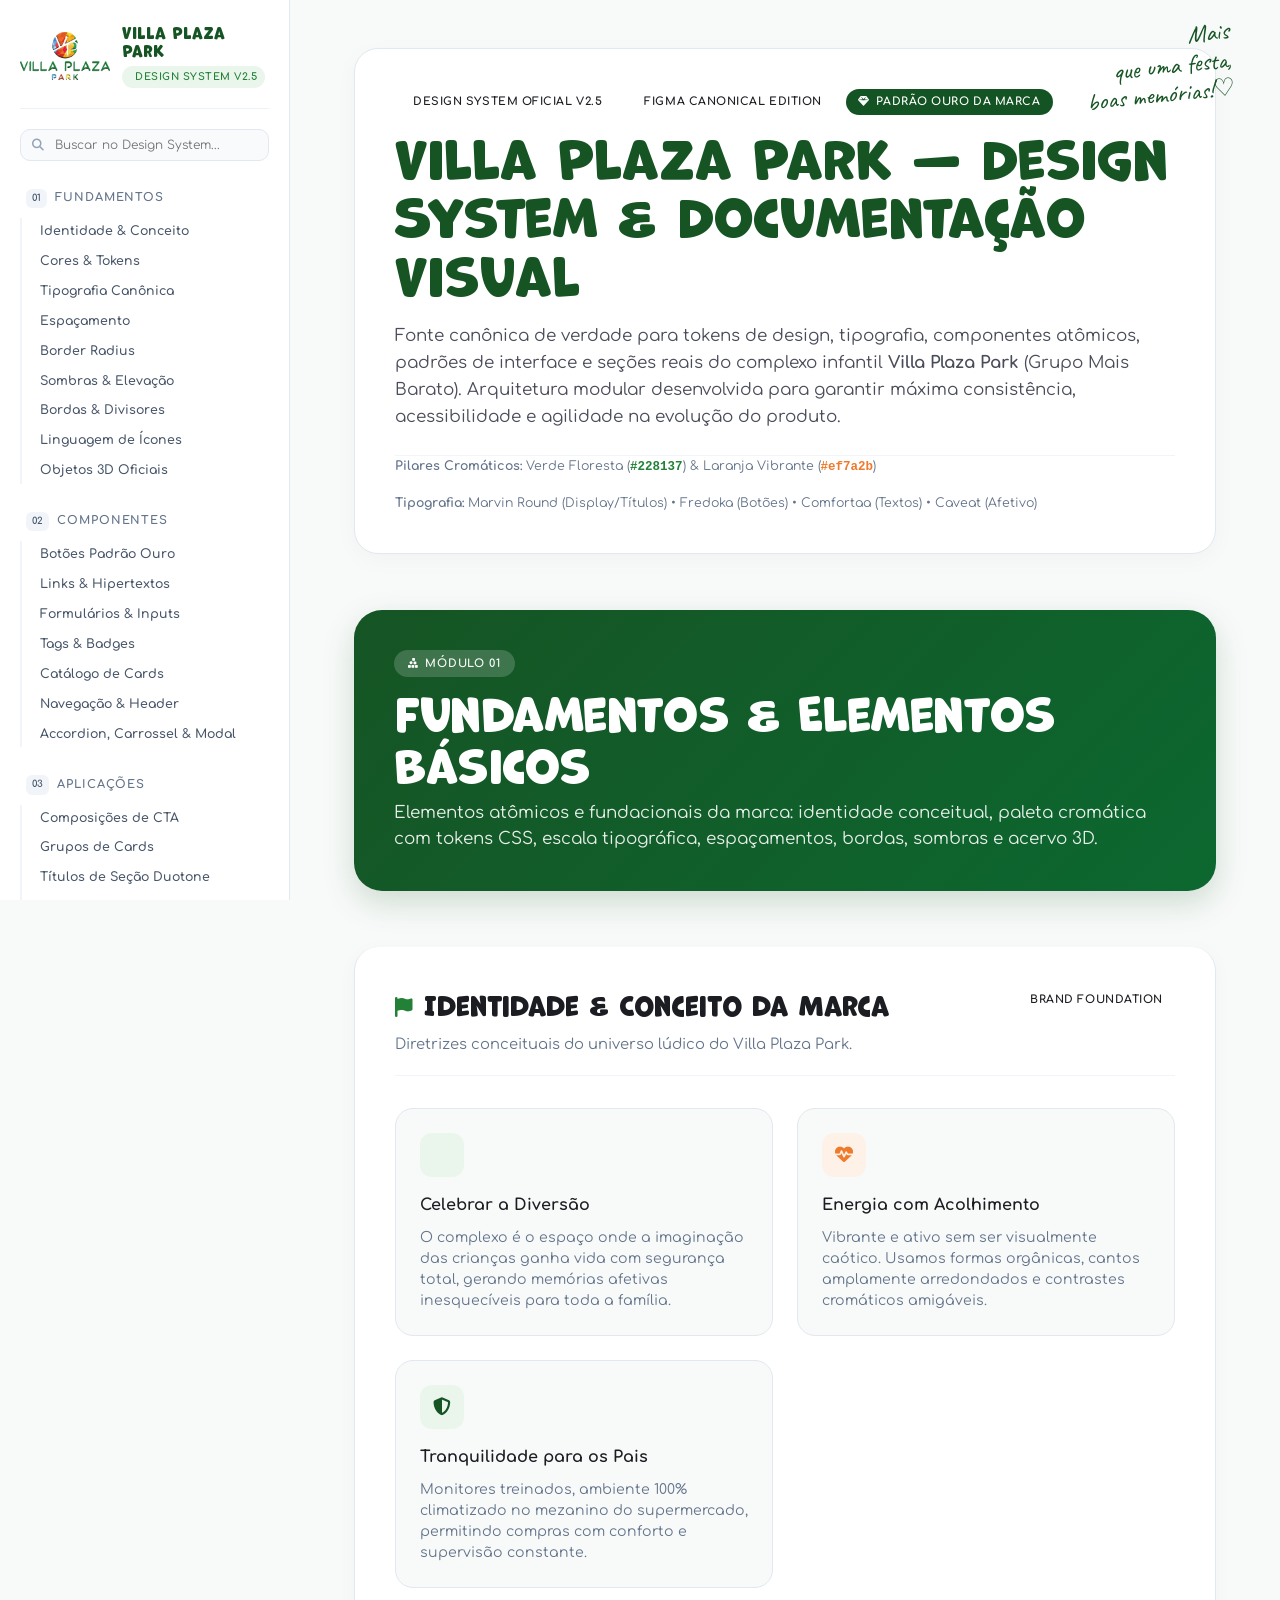
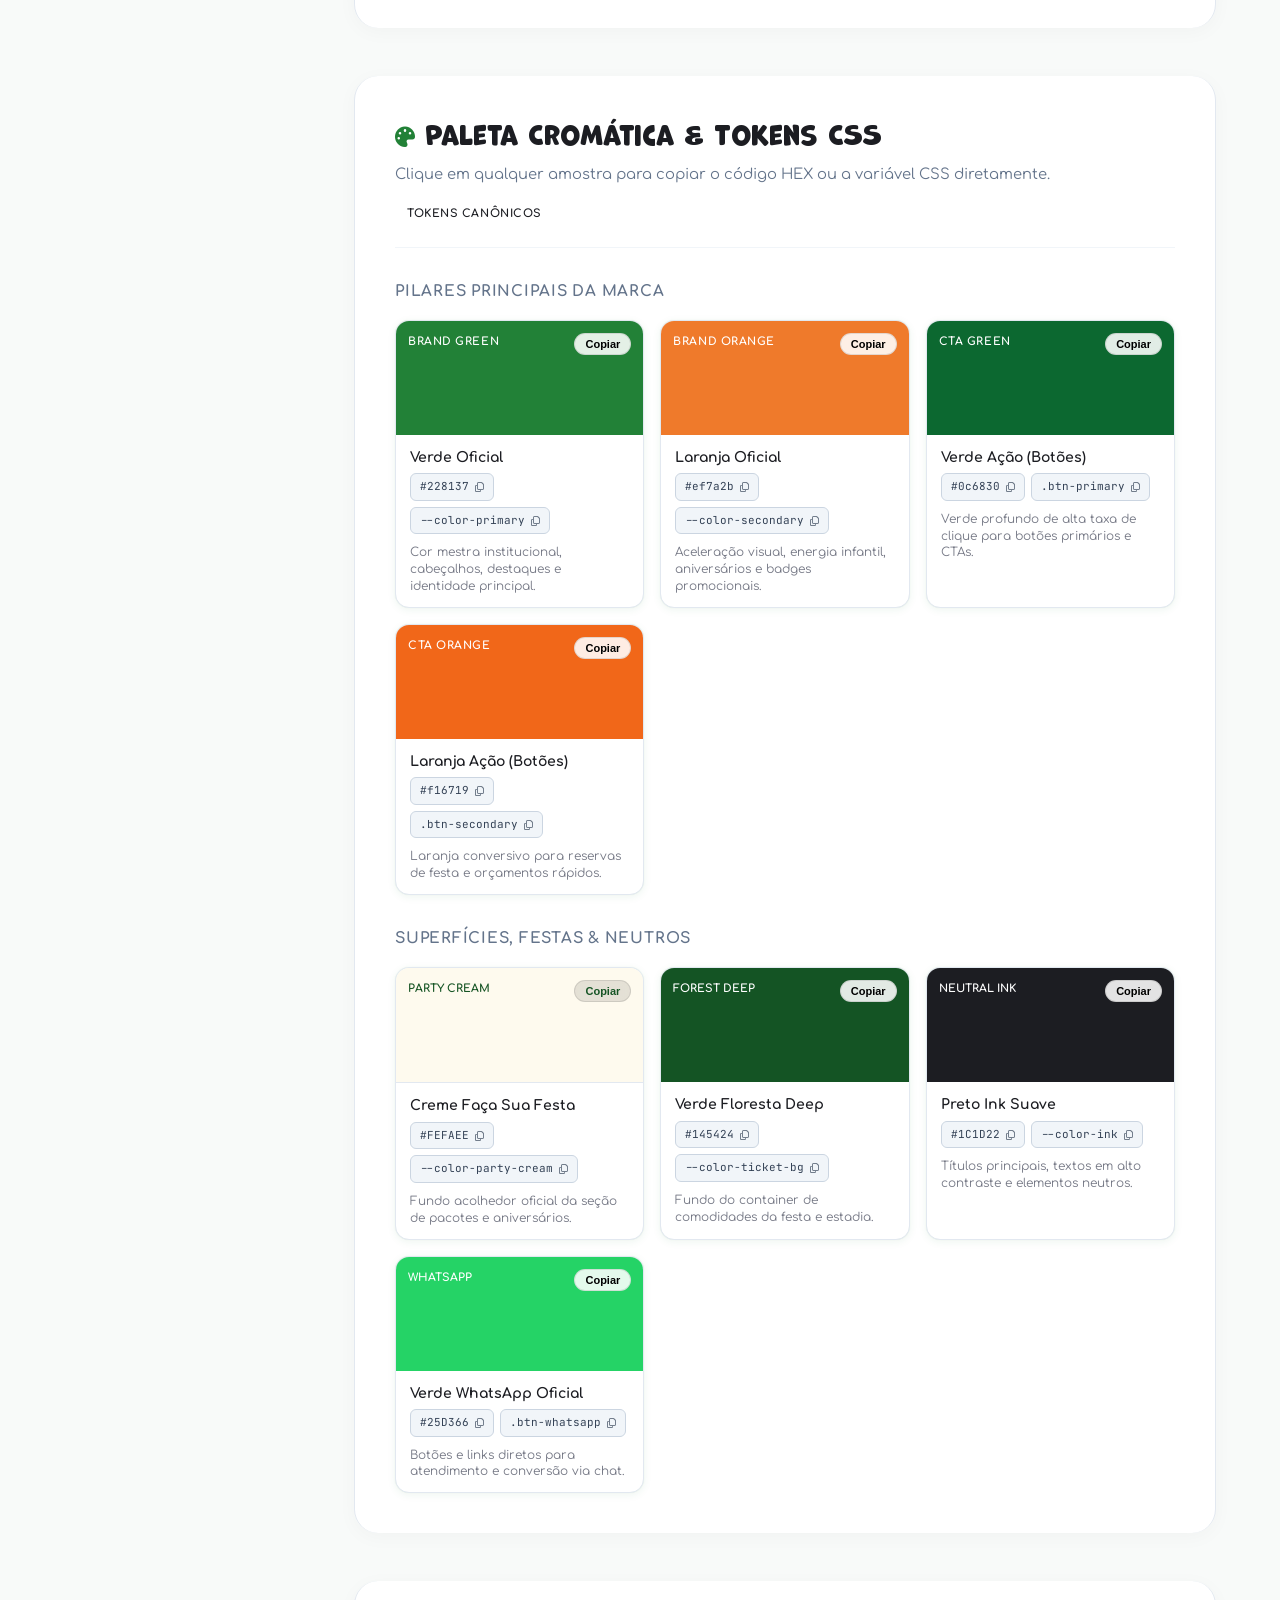
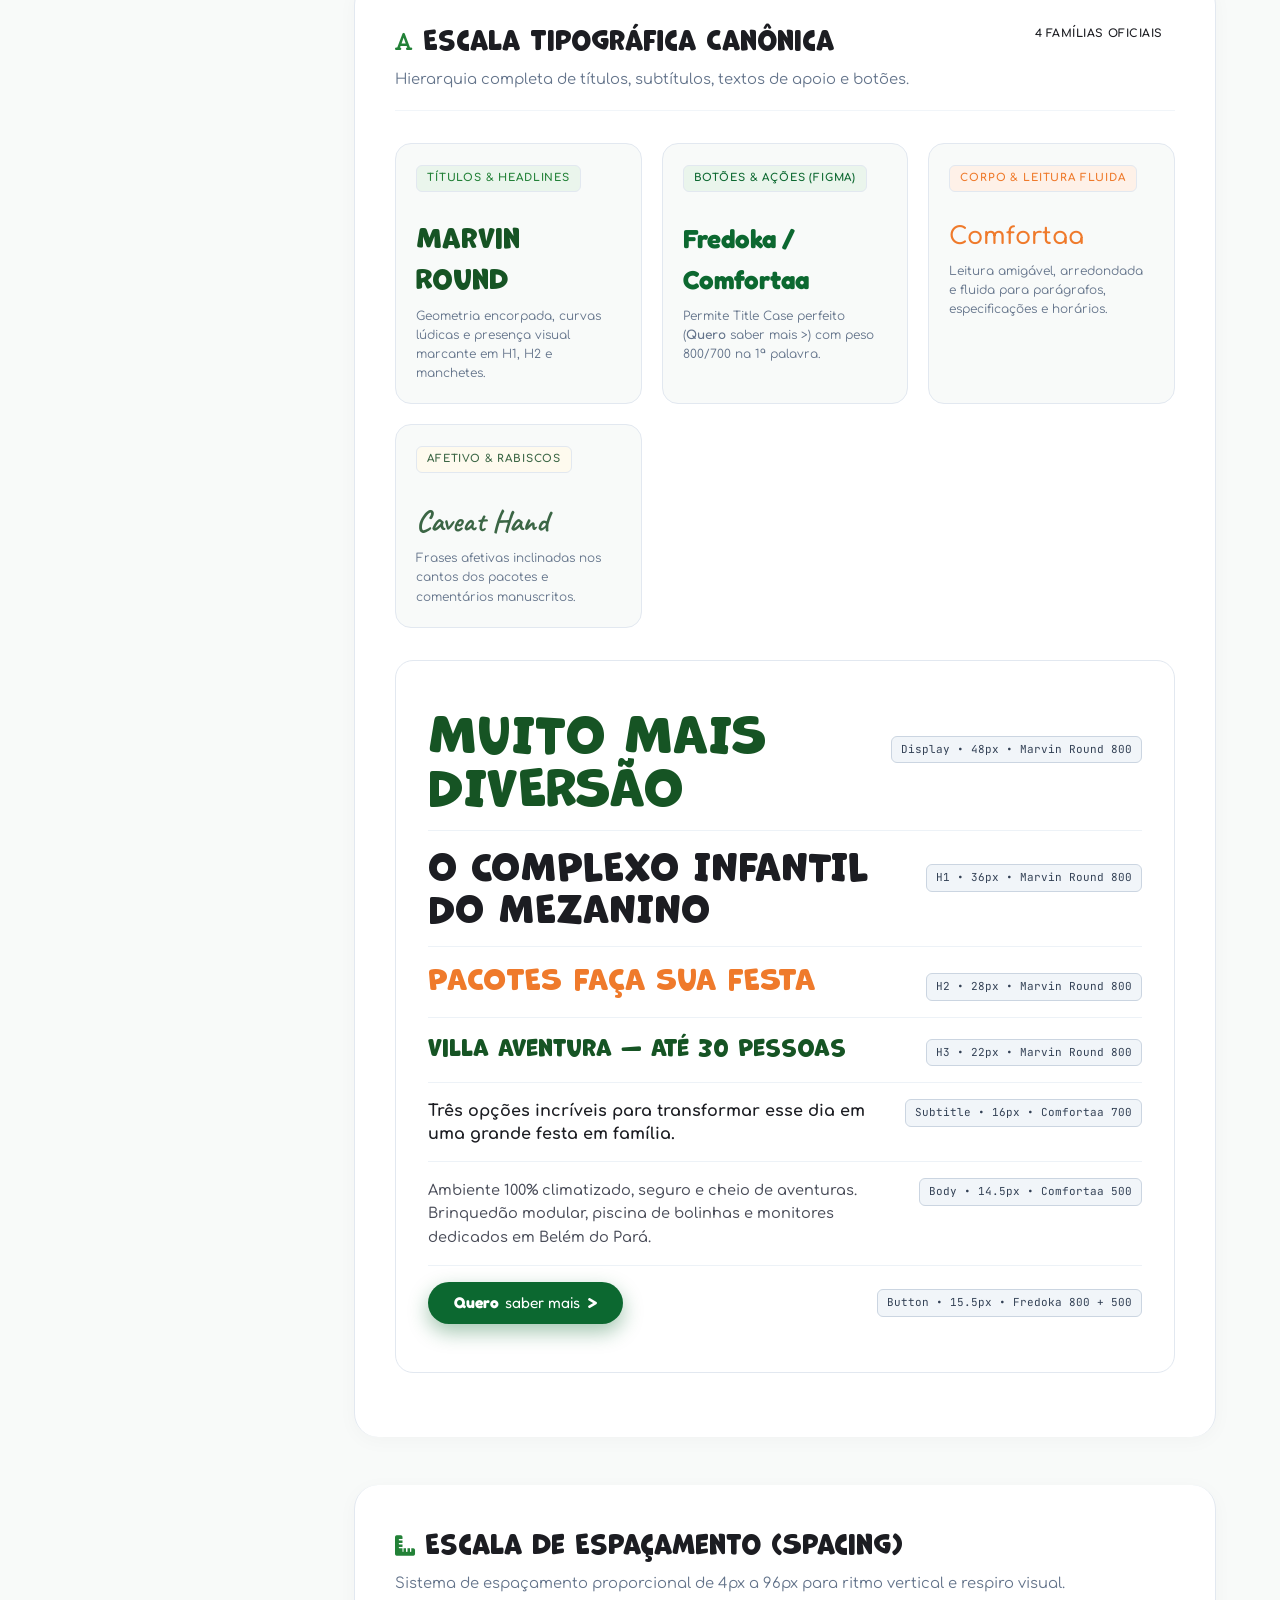
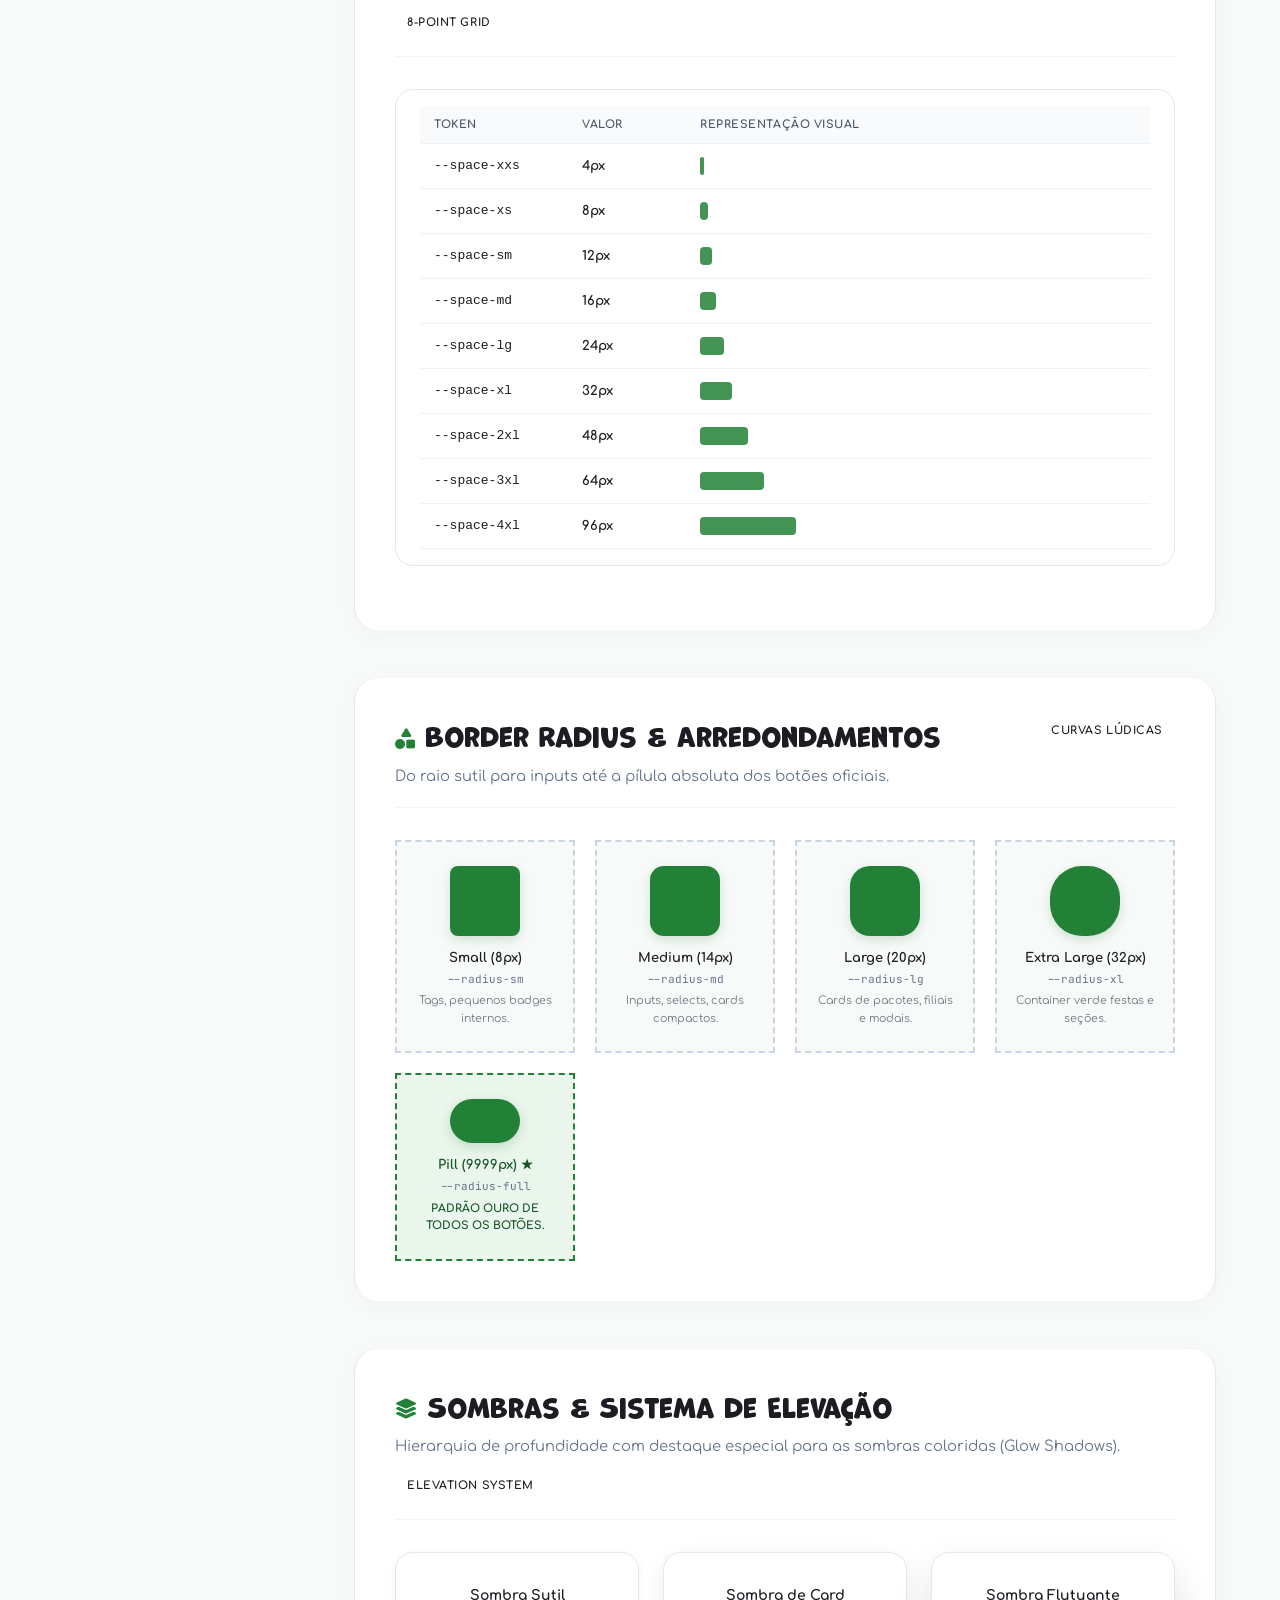
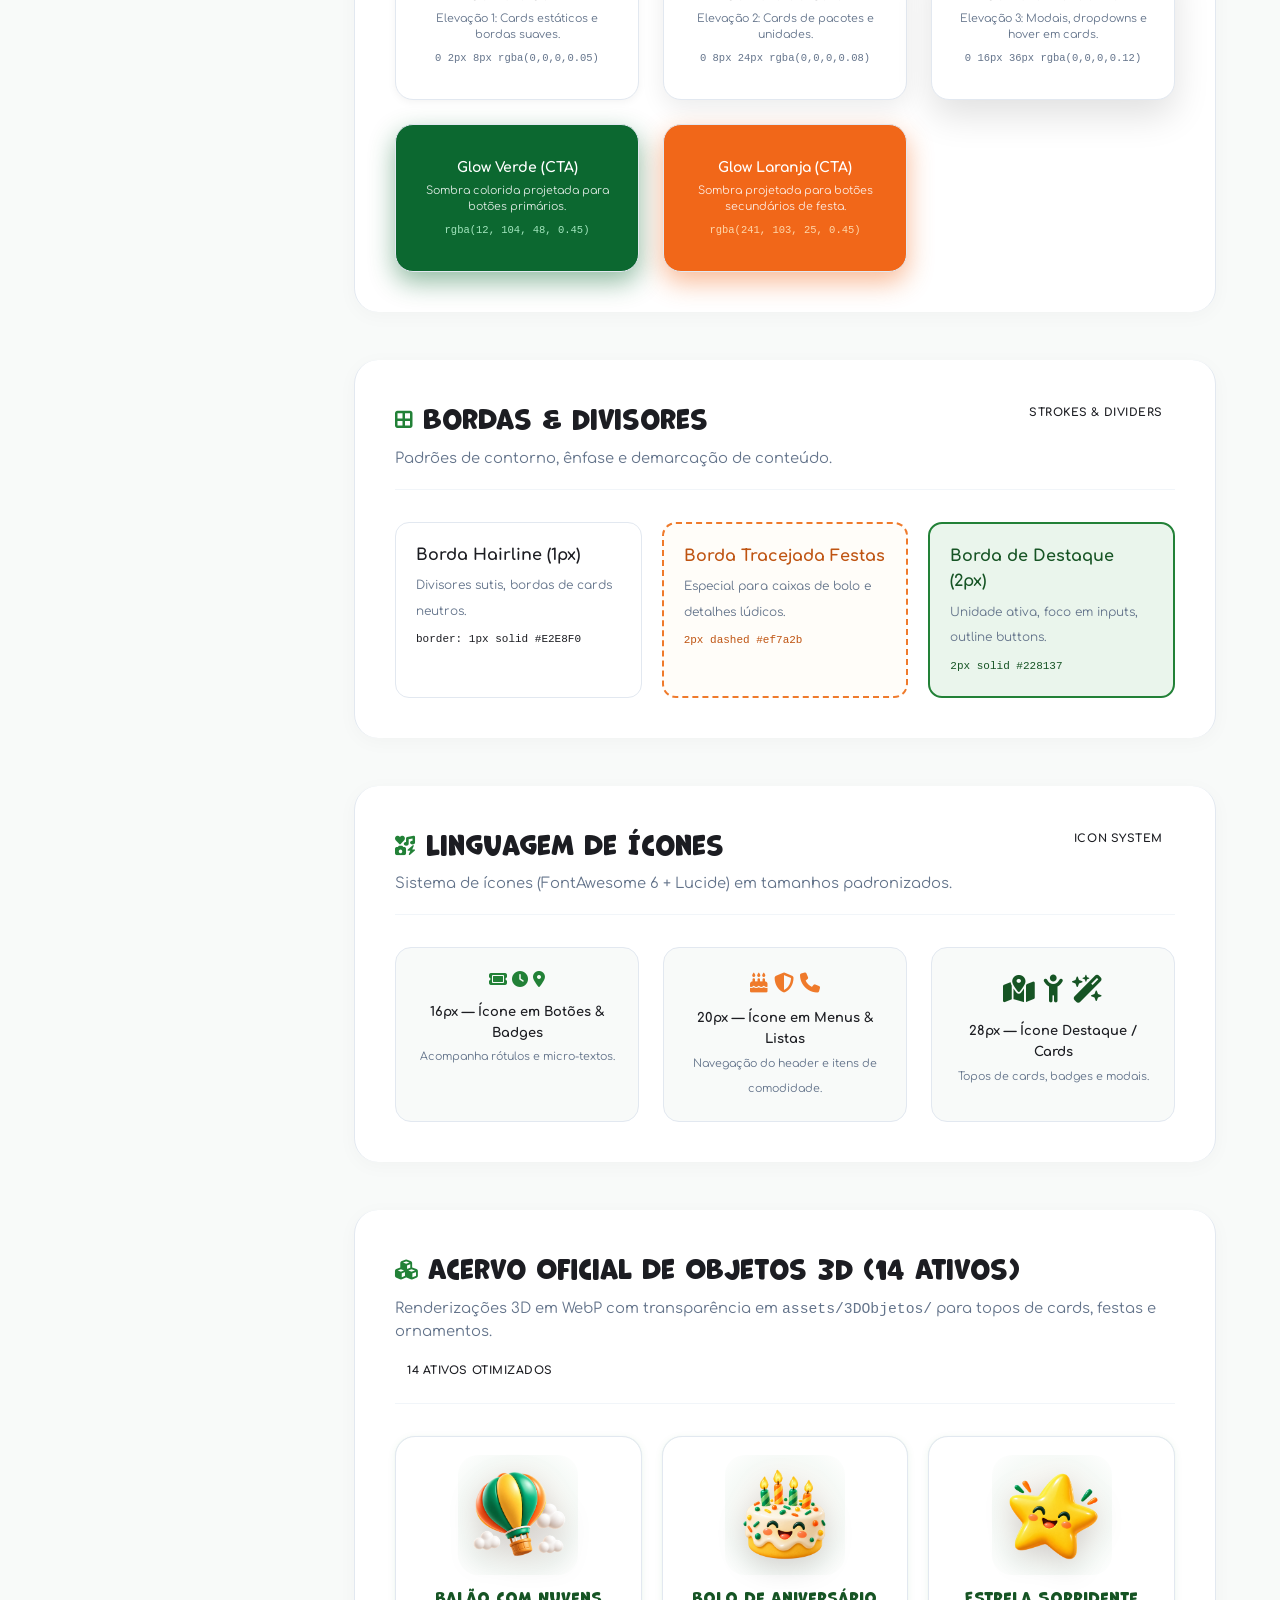
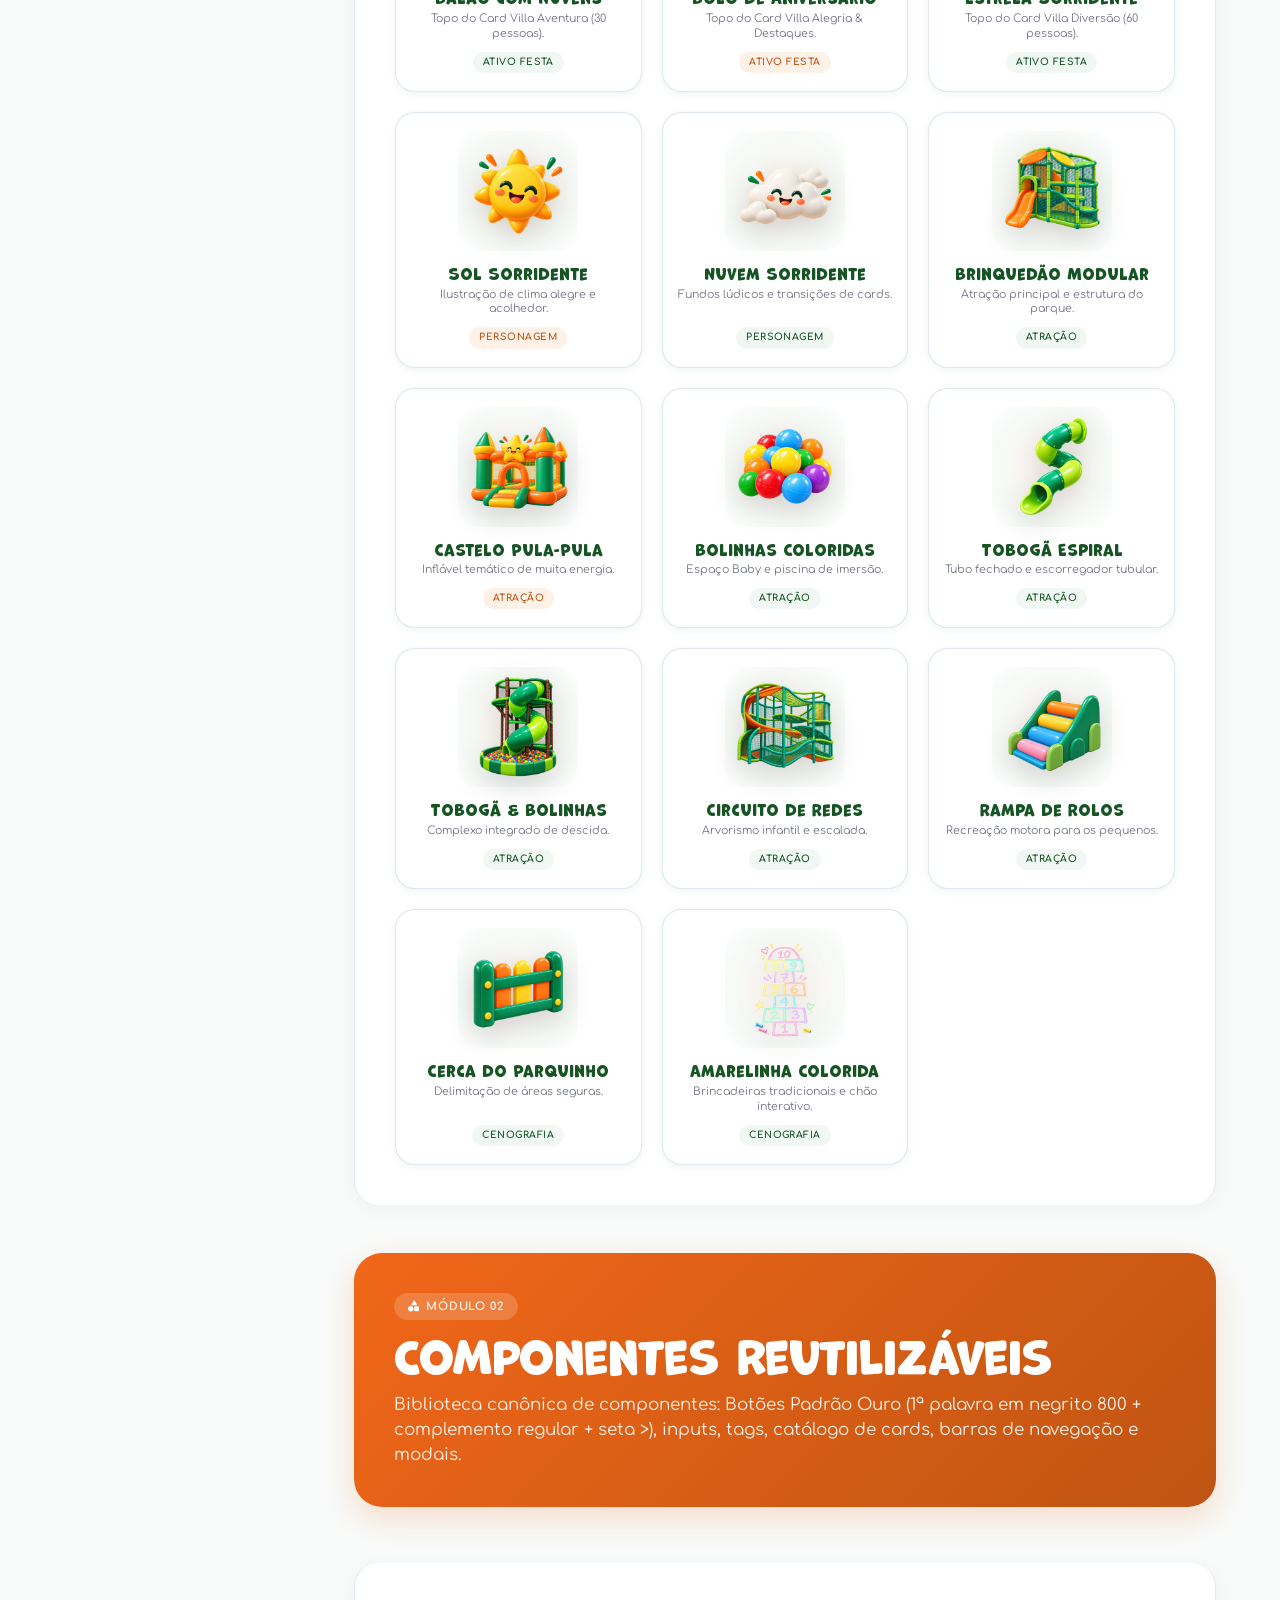
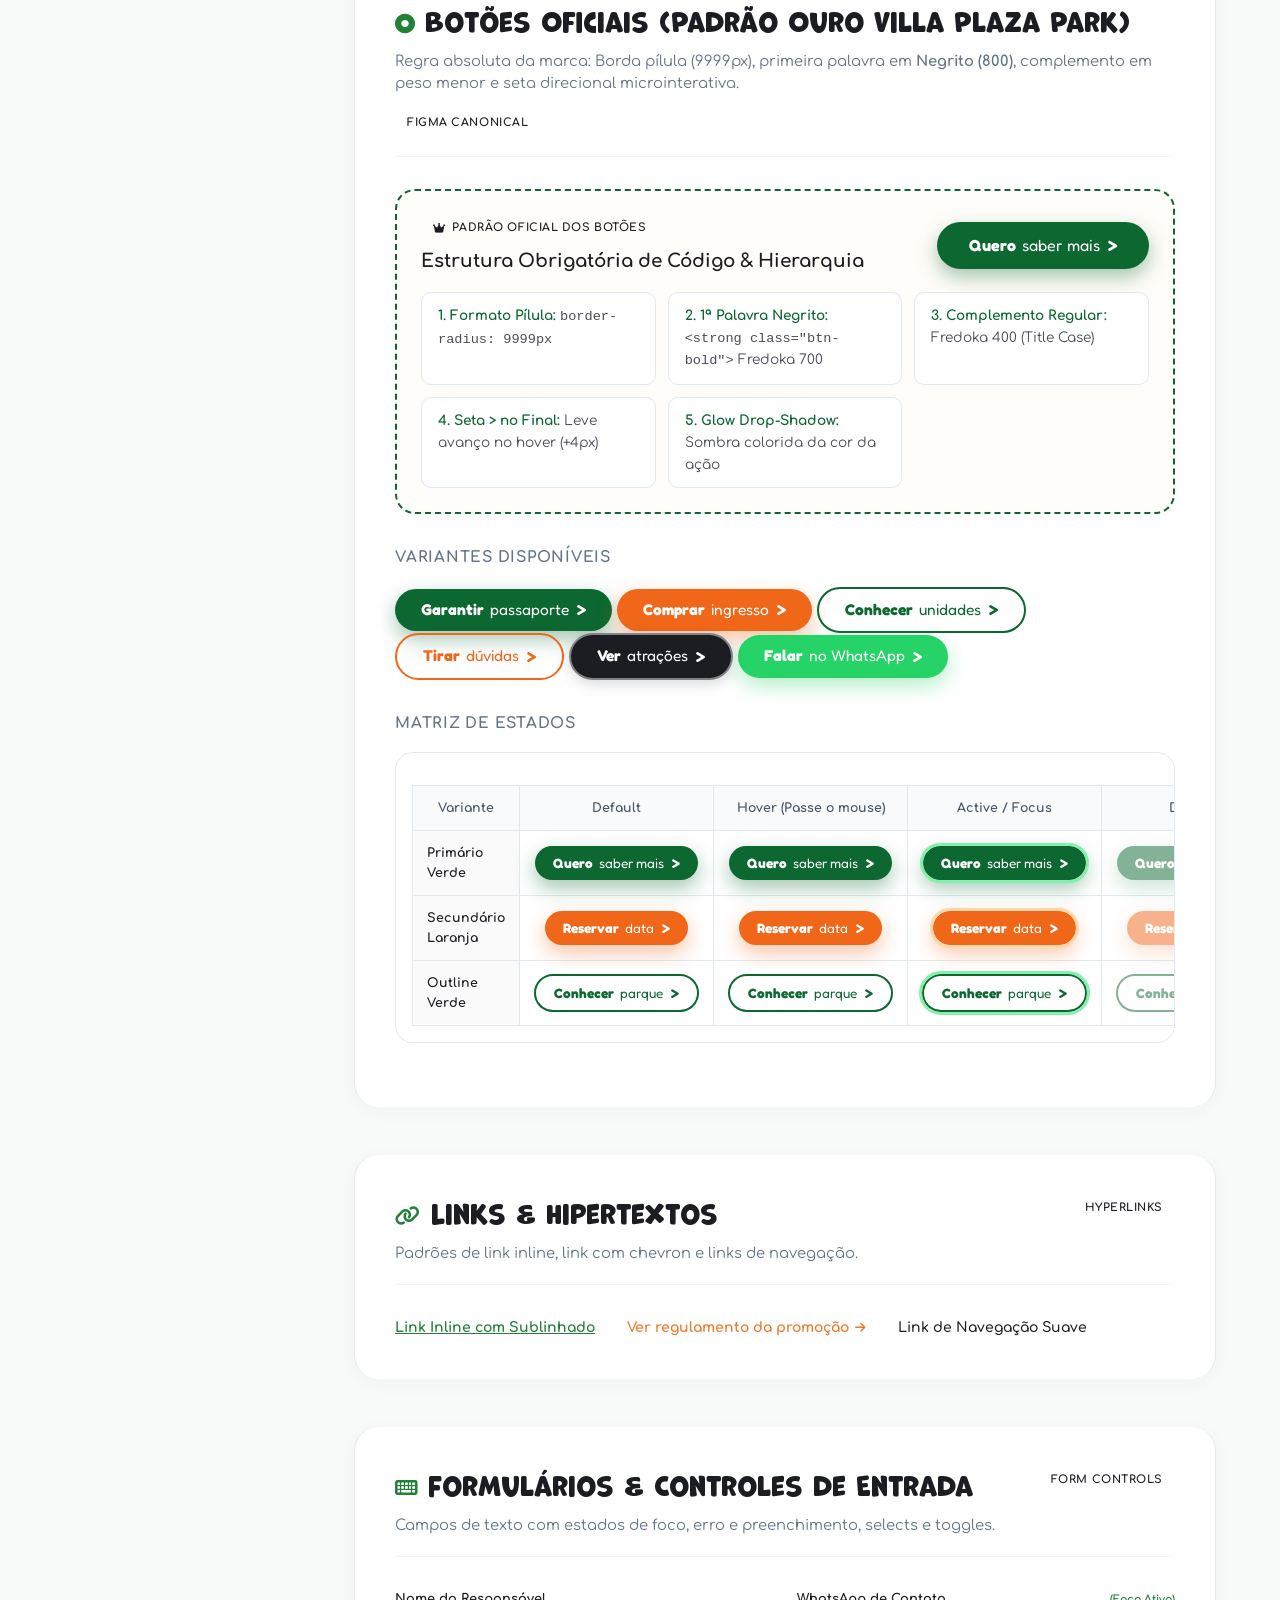
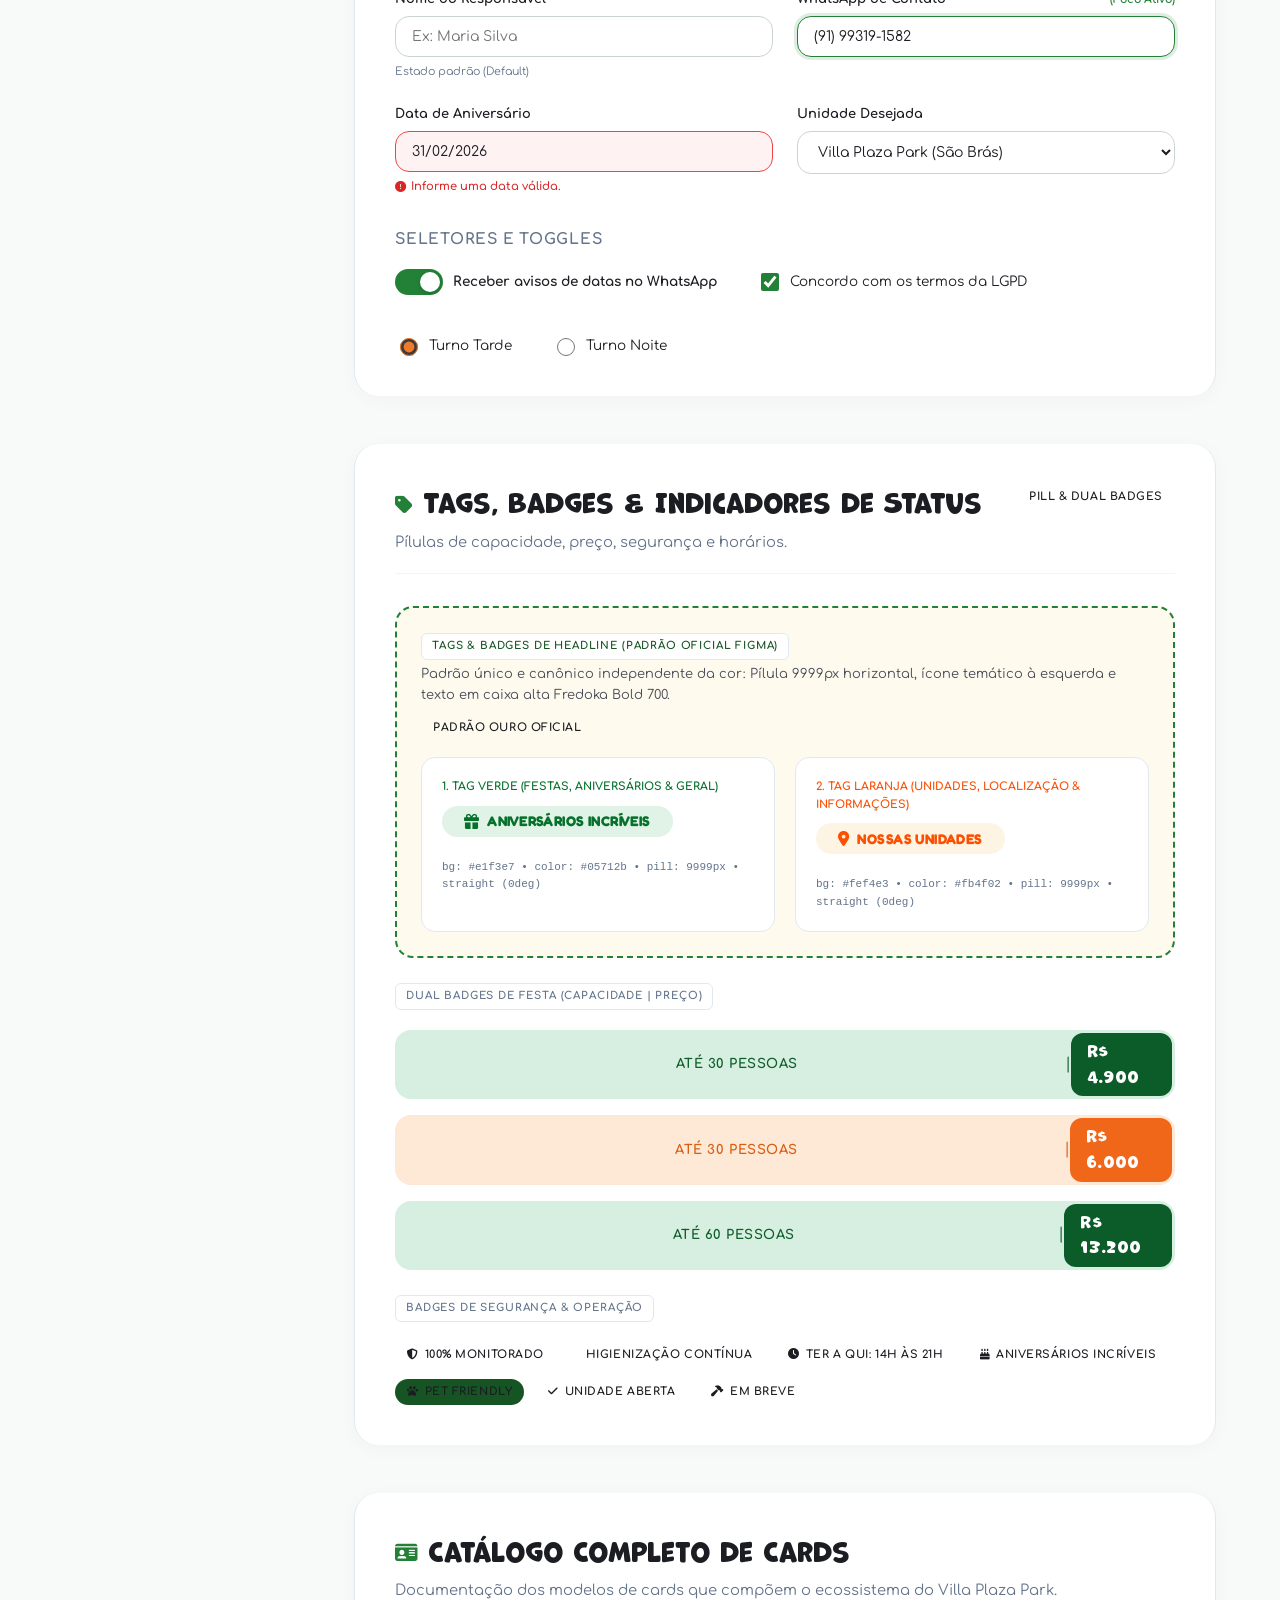
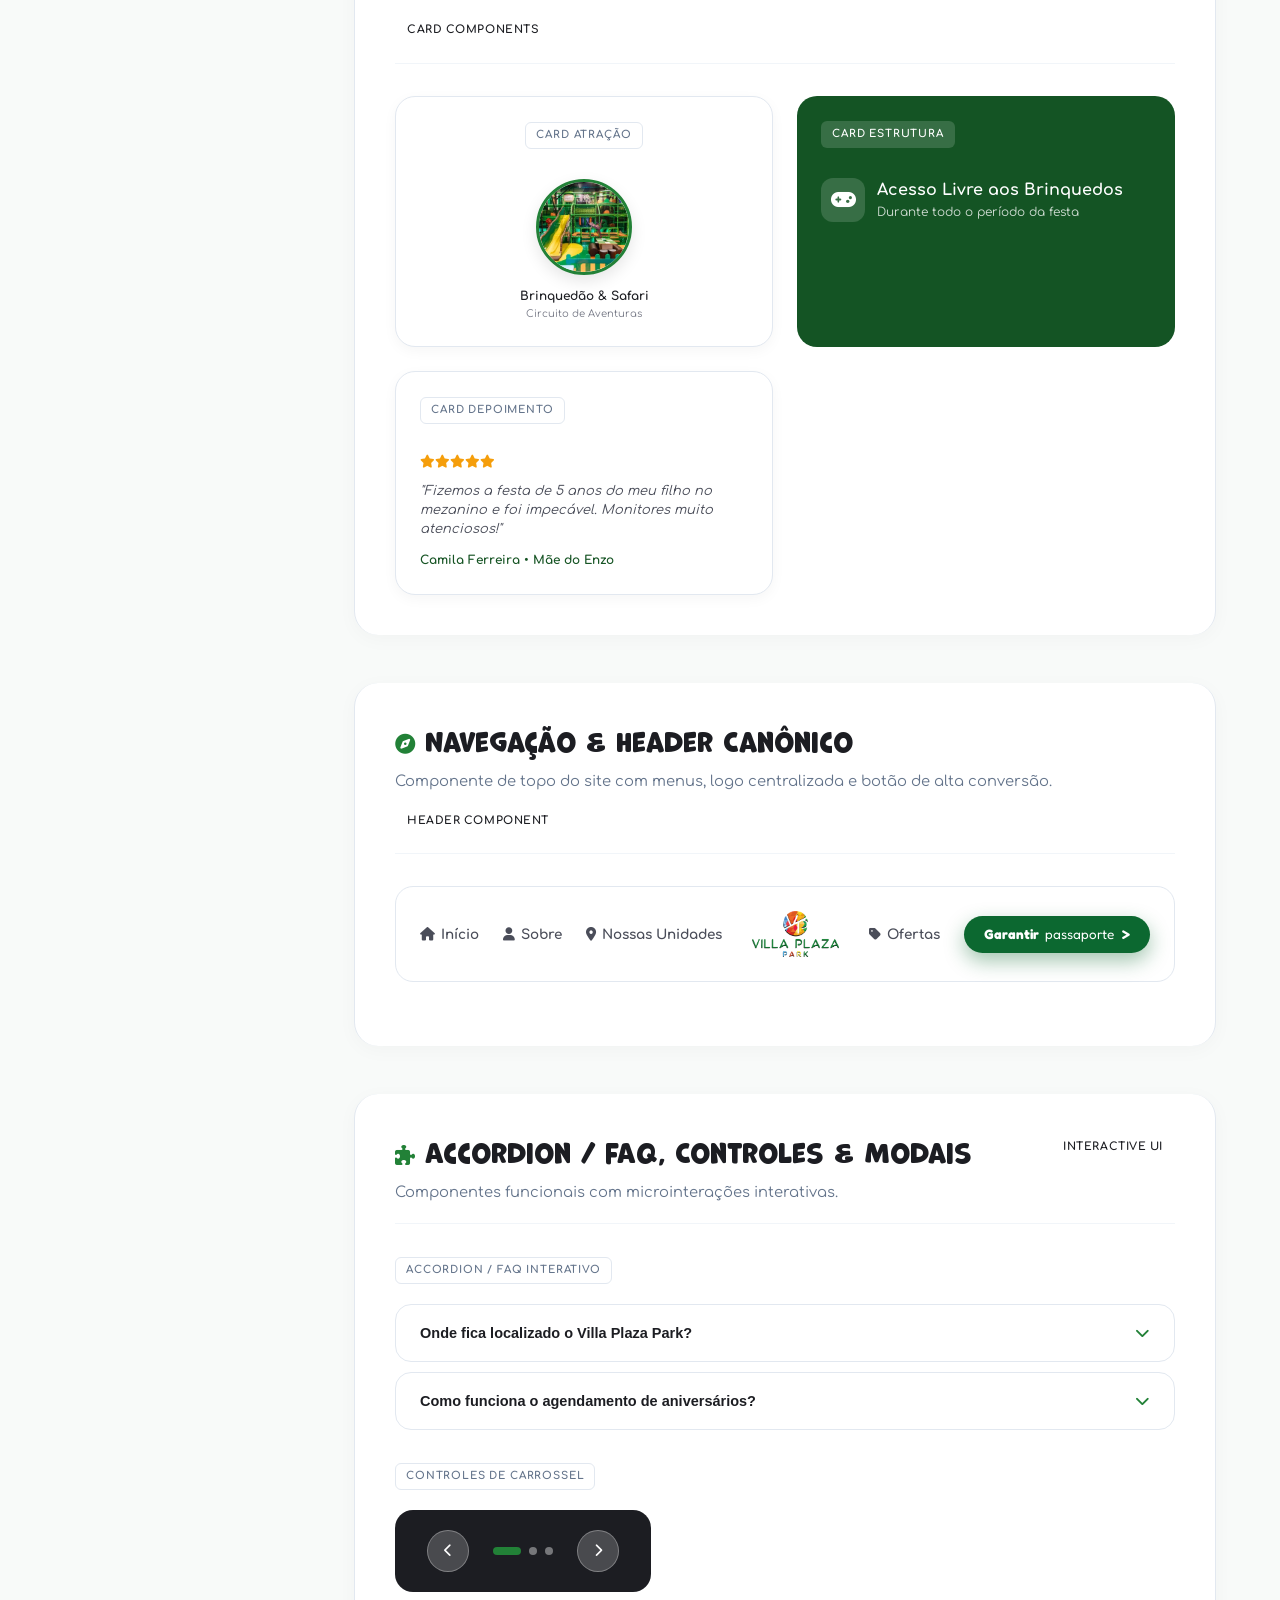
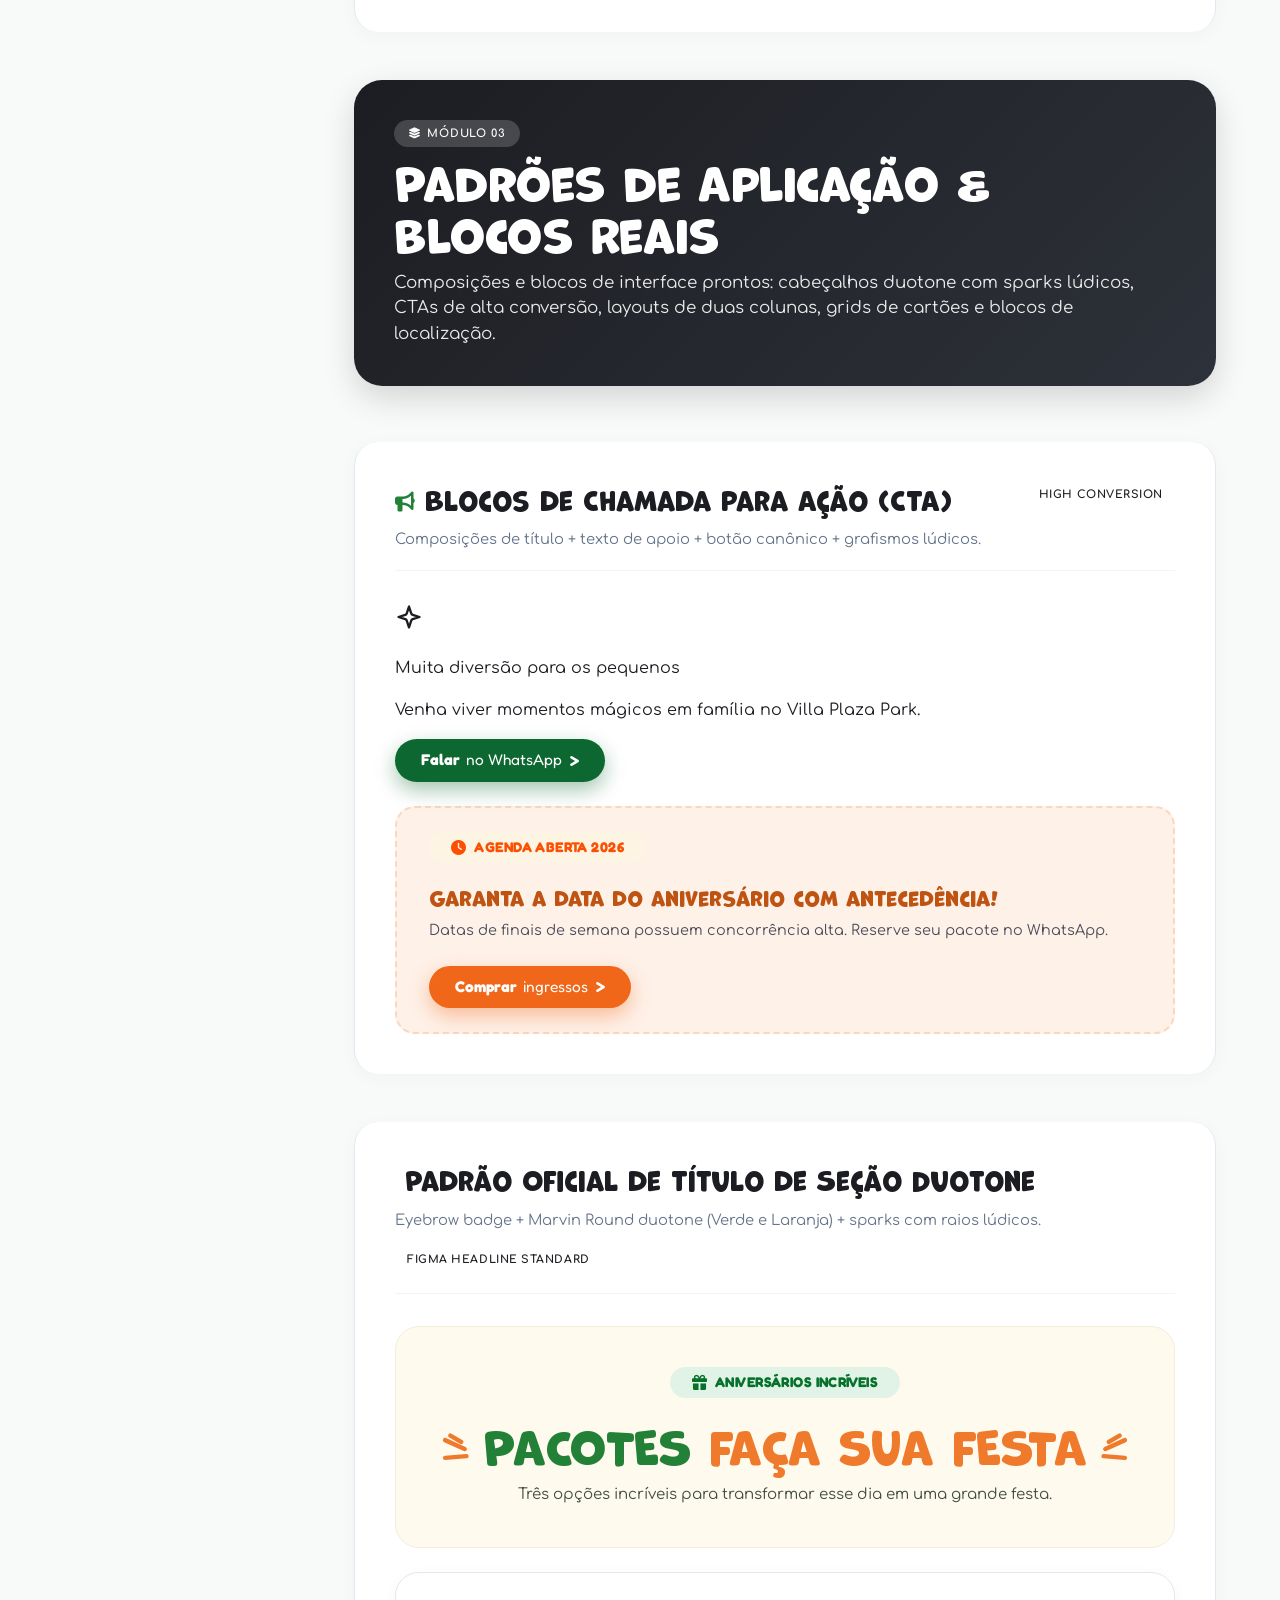
<file: design-system-preview.html>
<!DOCTYPE html>
<html lang="pt-BR">
<head>
  <meta charset="UTF-8">
  <meta name="viewport" content="width=device-width, initial-scale=1.0">
  <title>Villa Plaza Park — Design System & Documentação Oficial</title>
  
  <!-- Favicons -->
  <link rel="icon" type="image/x-icon" href="favicon.ico">
  <link rel="icon" type="image/png" sizes="32x32" href="assets/Logos/monograma-vp.png">
  <link rel="apple-touch-icon" href="assets/Logos/monograma-vp.png">
  
  <!-- Fontes Oficiais: Google Fonts (Comfortaa + Fredoka + Caveat) & Font-face Marvin Round -->
  <link rel="preconnect" href="https://fonts.googleapis.com">
  <link rel="preconnect" href="https://fonts.gstatic.com" crossorigin>
  <link href="https://fonts.googleapis.com/css2?family=Caveat:wght@600;700&family=Comfortaa:wght@400;500;600;700;800&family=Fredoka:wght@400;500;600;700&family=JetBrains+Mono:wght@400;600&display=swap" rel="stylesheet">
  
  <!-- CSS Canônico do Design System -->
  <link rel="stylesheet" href="src/css/design-system.css">
  
  <!-- Font Awesome 6 Icons -->
  <link rel="stylesheet" href="https://cdnjs.cloudflare.com/ajax/libs/font-awesome/6.5.1/css/all.min.css">
  
  <style>
    @font-face {
      font-family: 'Marvin Round';
      src: url('src/fonts/Marvin-Round.woff2') format('woff2'),
           local('Marvin Round'), local('Marvin-Round');
      font-weight: 400 900;
      font-style: normal;
      font-display: swap;
    }

    html {
      scroll-behavior: smooth;
    }

    body {
      background-color: var(--color-canvas, #F8FAF9);
      color: var(--color-ink, #1C1D22);
      font-family: var(--font-sans, 'Comfortaa', cursive, sans-serif);
      margin: 0;
      padding: 0;
      line-height: 1.6;
      overflow-x: hidden;
      max-width: 100vw;
    }
  </style>
</head>
<body>

  <!-- TOPBAR MOBILE -->
  <div class="ds-mobile-topbar">
    <div class="ds-mobile-brand">
      <img src="assets/Logos/logo-villa-plaza-park.png" alt="Villa Plaza Park">
      <span>Design System</span>
    </div>
    <button type="button" class="ds-mobile-menu-btn" onclick="toggleSidebar()" aria-label="Abrir Menu">
      <i class="fa-solid fa-bars"></i>
    </button>
  </div>

  <!-- BACKDROP MOBILE -->
  <div class="ds-sidebar-backdrop" id="dsSidebarBackdrop" onclick="toggleSidebar()"></div>

  <!-- LAYOUT PRINCIPAL: SIDEBAR + CONTEÚDO -->
  <div class="ds-app-layout">

    <!-- ====================================================================
         SIDEBAR FIXA (DESKTOP)
         ==================================================================== -->
    <aside class="ds-sidebar" id="dsSidebar">
      <div class="ds-sidebar-brand">
        <a href="#inicio" class="ds-sidebar-logo-wrap">
          <img src="assets/Logos/logo-villa-plaza-park.png" alt="Villa Plaza Park" class="ds-sidebar-logo">
          <div>
            <div class="ds-sidebar-brand-title">Villa Plaza Park</div>
            <span class="ds-sidebar-ver"><i class="fa-solid fa-shield-check"></i> Design System v2.5</span>
          </div>
        </a>
      </div>

      <!-- BUSCA RÁPIDA -->
      <div class="ds-sidebar-search">
        <i class="fa-solid fa-magnifying-glass"></i>
        <input type="text" id="dsSearchInput" placeholder="Buscar no Design System..." oninput="filterDesignSystem(this.value)">
      </div>

      <!-- NAVEGAÇÃO DOS 5 MÓDULOS -->
      <nav class="ds-sidebar-nav">
        
        <!-- 01 FUNDAMENTOS -->
        <div class="ds-nav-group">
          <a href="#mod-fundamentos" class="ds-nav-group-title">
            <span class="ds-num-pill">01</span> Fundamentos
          </a>
          <ul class="ds-nav-sub">
            <li><a href="#identidade" class="ds-sub-link">Identidade & Conceito</a></li>
            <li><a href="#cores" class="ds-sub-link">Cores & Tokens</a></li>
            <li><a href="#tipografia" class="ds-sub-link">Tipografia Canônica</a></li>
            <li><a href="#espacamento" class="ds-sub-link">Espaçamento</a></li>
            <li><a href="#raios" class="ds-sub-link">Border Radius</a></li>
            <li><a href="#sombras" class="ds-sub-link">Sombras & Elevação</a></li>
            <li><a href="#bordas" class="ds-sub-link">Bordas & Divisores</a></li>
            <li><a href="#icones" class="ds-sub-link">Linguagem de Ícones</a></li>
            <li><a href="#objetos-3d" class="ds-sub-link">Objetos 3D Oficiais</a></li>
          </ul>
        </div>

        <!-- 02 COMPONENTES -->
        <div class="ds-nav-group">
          <a href="#mod-componentes" class="ds-nav-group-title">
            <span class="ds-num-pill">02</span> Componentes
          </a>
          <ul class="ds-nav-sub">
            <li><a href="#botoes" class="ds-sub-link">Botões Padrão Ouro</a></li>
            <li><a href="#links" class="ds-sub-link">Links & Hipertextos</a></li>
            <li><a href="#inputs" class="ds-sub-link">Formulários & Inputs</a></li>
            <li><a href="#badges" class="ds-sub-link">Tags & Badges</a></li>
            <li><a href="#cards" class="ds-sub-link">Catálogo de Cards</a></li>
            <li><a href="#navegacao" class="ds-sub-link">Navegação & Header</a></li>
            <li><a href="#outros-componentes" class="ds-sub-link">Accordion, Carrossel & Modal</a></li>
          </ul>
        </div>

        <!-- 03 APLICAÇÕES -->
        <div class="ds-nav-group">
          <a href="#mod-aplicacoes" class="ds-nav-group-title">
            <span class="ds-num-pill">03</span> Aplicações
          </a>
          <ul class="ds-nav-sub">
            <li><a href="#blocos-cta" class="ds-sub-link">Composições de CTA</a></li>
            <li><a href="#card-groups" class="ds-sub-link">Grupos de Cards</a></li>
            <li><a href="#titulos-secao" class="ds-sub-link">Títulos de Seção Duotone</a></li>
            <li><a href="#duas-colunas" class="ds-sub-link">Conteúdo em Duas Colunas</a></li>
            <li><a href="#bloco-precos" class="ds-sub-link">Preços & Estadia</a></li>
            <li><a href="#bloco-depoimentos" class="ds-sub-link">Depoimentos & Avaliações</a></li>
            <li><a href="#bloco-localizacao" class="ds-sub-link">Cards de Unidades</a></li>
          </ul>
        </div>

        <!-- 04 SEÇÕES DO SITE -->
        <div class="ds-nav-group">
          <a href="#mod-secoes" class="ds-nav-group-title">
            <span class="ds-num-pill">04</span> Seções do Site
          </a>
          <ul class="ds-nav-sub">
            <li><a href="#secao-hero" class="ds-sub-link">Hero Carousel</a></li>
            <li><a href="#secao-categorias" class="ds-sub-link">10 Atrações Circulares</a></li>
            <li><a href="#secao-festas" class="ds-sub-link">Pacotes Faça Sua Festa</a></li>
            <li><a href="#secao-estrutura" class="ds-sub-link">Estrutura da Festa (11 Itens)</a></li>
            <li><a href="#secao-estadia" class="ds-sub-link">Valores por Estadia</a></li>
            <li><a href="#secao-figma" class="ds-sub-link">Galeria de Telas do Figma</a></li>
            <li><a href="#secao-footer" class="ds-sub-link">Footer Oficial</a></li>
          </ul>
        </div>

        <!-- 05 DIRETRIZES -->
        <div class="ds-nav-group">
          <a href="#mod-diretrizes" class="ds-nav-group-title">
            <span class="ds-num-pill">05</span> Diretrizes
          </a>
          <ul class="ds-nav-sub">
            <li><a href="#faca" class="ds-sub-link">Faça (Do's)</a></li>
            <li><a href="#evite" class="ds-sub-link">Evite (Don'ts)</a></li>
            <li><a href="#tokens-tabela" class="ds-sub-link">Tabela de Tokens CSS</a></li>
          </ul>
        </div>

      </nav>

      <div class="ds-sidebar-footer">
        <a href="index.html" target="_blank" class="ds-sidebar-site-link">
          <i class="fa-solid fa-arrow-up-right-from-square"></i> Ver Site ao Vivo
        </a>
      </div>
    </aside>

    <!-- ====================================================================
         CONTEÚDO PRINCIPAL DOCUMENTADO (5 MÓDULOS)
         ==================================================================== -->
    <main class="ds-main-wrap" id="inicio">

      <!-- BANNER DE BOAS-VINDAS / INTRODUÇÃO DO DESIGN SYSTEM -->
      <div style="background: #ffffff; border-radius: 24px; padding: 2.5rem; margin-bottom: 3.5rem; border: 1px solid #E2E8F0; box-shadow: 0 6px 24px rgba(0,0,0,0.03);">
        <div style="display: flex; gap: 0.75rem; flex-wrap: wrap; margin-bottom: 1rem;">
          <span class="ds-badge badge-green"><i class="fa-solid fa-shield-check"></i> Design System Oficial v2.5</span>
          <span class="ds-badge badge-orange"><i class="fa-solid fa-sparkles"></i> Figma Canonical Edition</span>
          <span class="ds-badge" style="background: #145424; color: white;"><i class="fa-solid fa-gem"></i> Padrão Ouro da Marca</span>
        </div>
        <h1 style="font-family: var(--font-display, 'Marvin Round', cursive, sans-serif); font-size: clamp(2.2rem, 4vw, 3.2rem); font-weight: 800; color: #165424; margin: 0 0 1rem; line-height: 1.15;">
          Villa Plaza Park — Design System &amp; Documentação Visual
        </h1>
        <p style="font-size: 1.05rem; color: #4A4D59; max-width: 860px; margin: 0 0 1.5rem; line-height: 1.6;">
          Fonte canônica de verdade para tokens de design, tipografia, componentes atômicos, padrões de interface e seções reais do complexo infantil <strong>Villa Plaza Park</strong> (Grupo Mais Barato). Arquitetura modular desenvolvida para garantir máxima consistência, acessibilidade e agilidade na evolução do produto.
        </p>
        <div style="display: flex; gap: 1rem; flex-wrap: wrap; align-items: center; border-top: 1px solid #F1F5F9; pt: 1.25rem; margin-top: 1.25rem;">
          <div style="font-size: 12.5px; color: #64748B;">
            <strong>Pilares Cromáticos:</strong> Verde Floresta (<code style="color: #228137; font-weight: bold;">#228137</code>) &amp; Laranja Vibrante (<code style="color: #ef7a2b; font-weight: bold;">#ef7a2b</code>)
          </div>
          <div style="font-size: 12.5px; color: #64748B;">
            <strong>Tipografia:</strong> Marvin Round (Display/Títulos) • Fredoka (Botões) • Comfortaa (Textos) • Caveat (Afetivo)
          </div>
        </div>
      </div>

      <!-- ====================================================================
           01 — FUNDAMENTOS / ELEMENTOS BÁSICOS
           ==================================================================== -->
      <div id="mod-fundamentos" class="ds-module-header">
        <span class="ds-module-num"><i class="fa-solid fa-cubes-stacked"></i> Módulo 01</span>
        <h2 class="ds-module-title">Fundamentos &amp; Elementos Básicos</h2>
        <p class="ds-module-desc">Elementos atômicos e fundacionais da marca: identidade conceitual, paleta cromática com tokens CSS, escala tipográfica, espaçamentos, bordas, sombras e acervo 3D.</p>
      </div>

      <!-- 1.1 IDENTIDADE DA MARCA -->
      <section id="identidade" class="ds-doc-section">
        <div class="ds-doc-section-head">
          <div>
            <h3 class="ds-doc-title"><i class="fa-solid fa-flag"></i> Identidade &amp; Conceito da Marca</h3>
            <p class="ds-doc-desc">Diretrizes conceituais do universo lúdico do Villa Plaza Park.</p>
          </div>
          <span class="ds-badge badge-green">Brand Foundation</span>
        </div>

        <div style="display: grid; grid-template-columns: repeat(auto-fit, minmax(260px, 1fr)); gap: 1.5rem;">
          <div style="background: #F8FAF9; border-radius: 18px; padding: 1.5rem; border: 1px solid #E2E8F0;">
            <div style="width: 44px; height: 44px; border-radius: 12px; background: #eaf5ec; color: #228137; display: flex; align-items: center; justify-content: center; font-size: 18px; margin-bottom: 1rem;">
              <i class="fa-solid fa-sparkles"></i>
            </div>
            <h4 style="font-weight: 800; color: #1C1D22; margin: 0 0 0.5rem; font-size: 1rem;">Celebrar a Diversão</h4>
            <p style="color: #64748B; font-size: 0.88rem; margin: 0; line-height: 1.5;">
              O complexo é o espaço onde a imaginação das crianças ganha vida com segurança total, gerando memórias afetivas inesquecíveis para toda a família.
            </p>
          </div>

          <div style="background: #F8FAF9; border-radius: 18px; padding: 1.5rem; border: 1px solid #E2E8F0;">
            <div style="width: 44px; height: 44px; border-radius: 12px; background: #fef1e8; color: #ef7a2b; display: flex; align-items: center; justify-content: center; font-size: 18px; margin-bottom: 1rem;">
              <i class="fa-solid fa-heart-pulse"></i>
            </div>
            <h4 style="font-weight: 800; color: #1C1D22; margin: 0 0 0.5rem; font-size: 1rem;">Energia com Acolhimento</h4>
            <p style="color: #64748B; font-size: 0.88rem; margin: 0; line-height: 1.5;">
              Vibrante e ativo sem ser visualmente caótico. Usamos formas orgânicas, cantos amplamente arredondados e contrastes cromáticos amigáveis.
            </p>
          </div>

          <div style="background: #F8FAF9; border-radius: 18px; padding: 1.5rem; border: 1px solid #E2E8F0;">
            <div style="width: 44px; height: 44px; border-radius: 12px; background: #eaf5ec; color: #165424; display: flex; align-items: center; justify-content: center; font-size: 18px; margin-bottom: 1rem;">
              <i class="fa-solid fa-shield-halved"></i>
            </div>
            <h4 style="font-weight: 800; color: #1C1D22; margin: 0 0 0.5rem; font-size: 1rem;">Tranquilidade para os Pais</h4>
            <p style="color: #64748B; font-size: 0.88rem; margin: 0; line-height: 1.5;">
              Monitores treinados, ambiente 100% climatizado no mezanino do supermercado, permitindo compras com conforto e supervisão constante.
            </p>
          </div>
        </div>
      </section>

      <!-- 1.2 CORES OFICIAIS -->
      <section id="cores" class="ds-doc-section">
        <div class="ds-doc-section-head">
          <div>
            <h3 class="ds-doc-title"><i class="fa-solid fa-palette"></i> Paleta Cromática &amp; Tokens CSS</h3>
            <p class="ds-doc-desc">Clique em qualquer amostra para copiar o código HEX ou a variável CSS diretamente.</p>
          </div>
          <span class="ds-badge badge-green">Tokens Canônicos</span>
        </div>

        <!-- PRIMÁRIAS E SECUNDÁRIAS -->
        <h4 style="font-size: 0.95rem; font-weight: 800; text-transform: uppercase; letter-spacing: 0.05em; color: #64748B; margin: 0 0 1rem;">
          Pilares Principais da Marca
        </h4>
        <div class="ds-palette-grid" style="margin-bottom: 2rem;">
          <!-- Verde Oficial -->
          <div class="ds-color-card">
            <div class="ds-color-swatch" style="background-color: #228137; color: white;">
              <span style="font-size: 11px; font-weight: 800; letter-spacing: 0.05em;">BRAND GREEN</span>
              <button class="ds-color-copy-btn" onclick="copyToken('#228137', 'Verde Oficial')">Copiar</button>
            </div>
            <div class="ds-color-info">
              <p class="ds-color-name">Verde Oficial</p>
              <div style="display: flex; gap: 6px; flex-wrap: wrap; margin-bottom: 6px;">
                <span class="ds-token-badge" onclick="copyToken('#228137', '#228137')">#228137 <i class="fa-regular fa-copy"></i></span>
                <span class="ds-token-badge" onclick="copyToken('var(--color-primary)', '--color-primary')">--color-primary <i class="fa-regular fa-copy"></i></span>
              </div>
              <p class="ds-color-role">Cor mestra institucional, cabeçalhos, destaques e identidade principal.</p>
            </div>
          </div>

          <!-- Laranja Oficial -->
          <div class="ds-color-card">
            <div class="ds-color-swatch" style="background-color: #ef7a2b; color: white;">
              <span style="font-size: 11px; font-weight: 800; letter-spacing: 0.05em;">BRAND ORANGE</span>
              <button class="ds-color-copy-btn" onclick="copyToken('#ef7a2b', 'Laranja Oficial')">Copiar</button>
            </div>
            <div class="ds-color-info">
              <p class="ds-color-name">Laranja Oficial</p>
              <div style="display: flex; gap: 6px; flex-wrap: wrap; margin-bottom: 6px;">
                <span class="ds-token-badge" onclick="copyToken('#ef7a2b', '#ef7a2b')">#ef7a2b <i class="fa-regular fa-copy"></i></span>
                <span class="ds-token-badge" onclick="copyToken('var(--color-secondary)', '--color-secondary')">--color-secondary <i class="fa-regular fa-copy"></i></span>
              </div>
              <p class="ds-color-role">Aceleração visual, energia infantil, aniversários e badges promocionais.</p>
            </div>
          </div>

          <!-- Verde Ação (Botão) -->
          <div class="ds-color-card">
            <div class="ds-color-swatch" style="background-color: #0c6830; color: white;">
              <span style="font-size: 11px; font-weight: 800; letter-spacing: 0.05em;">CTA GREEN</span>
              <button class="ds-color-copy-btn" onclick="copyToken('#0c6830', 'Verde Ação CTA')">Copiar</button>
            </div>
            <div class="ds-color-info">
              <p class="ds-color-name">Verde Ação (Botões)</p>
              <div style="display: flex; gap: 6px; flex-wrap: wrap; margin-bottom: 6px;">
                <span class="ds-token-badge" onclick="copyToken('#0c6830', '#0c6830')">#0c6830 <i class="fa-regular fa-copy"></i></span>
                <span class="ds-token-badge" onclick="copyToken('.btn-primary', '.btn-primary')">.btn-primary <i class="fa-regular fa-copy"></i></span>
              </div>
              <p class="ds-color-role">Verde profundo de alta taxa de clique para botões primários e CTAs.</p>
            </div>
          </div>

          <!-- Laranja Ação (Botão) -->
          <div class="ds-color-card">
            <div class="ds-color-swatch" style="background-color: #f16719; color: white;">
              <span style="font-size: 11px; font-weight: 800; letter-spacing: 0.05em;">CTA ORANGE</span>
              <button class="ds-color-copy-btn" onclick="copyToken('#f16719', 'Laranja Ação CTA')">Copiar</button>
            </div>
            <div class="ds-color-info">
              <p class="ds-color-name">Laranja Ação (Botões)</p>
              <div style="display: flex; gap: 6px; flex-wrap: wrap; margin-bottom: 6px;">
                <span class="ds-token-badge" onclick="copyToken('#f16719', '#f16719')">#f16719 <i class="fa-regular fa-copy"></i></span>
                <span class="ds-token-badge" onclick="copyToken('.btn-secondary', '.btn-secondary')">.btn-secondary <i class="fa-regular fa-copy"></i></span>
              </div>
              <p class="ds-color-role">Laranja conversivo para reservas de festa e orçamentos rápidos.</p>
            </div>
          </div>
        </div>

        <!-- CORES DE SUPERFÍCIE, FESTAS & NEUTROS -->
        <h4 style="font-size: 0.95rem; font-weight: 800; text-transform: uppercase; letter-spacing: 0.05em; color: #64748B; margin: 0 0 1rem;">
          Superfícies, Festas &amp; Neutros
        </h4>
        <div class="ds-palette-grid">
          <!-- Creme Festas -->
          <div class="ds-color-card">
            <div class="ds-color-swatch" style="background-color: #FEFAEE; border-bottom: 1px solid #E2E8F0;">
              <span style="font-size: 11px; font-weight: 800; color: #165424;">PARTY CREAM</span>
              <button class="ds-color-copy-btn" style="background: rgba(0,0,0,0.1); color: #165424;" onclick="copyToken('#FEFAEE', 'Creme Festas')">Copiar</button>
            </div>
            <div class="ds-color-info">
              <p class="ds-color-name">Creme Faça Sua Festa</p>
              <div style="display: flex; gap: 6px; flex-wrap: wrap; margin-bottom: 6px;">
                <span class="ds-token-badge" onclick="copyToken('#FEFAEE', '#FEFAEE')">#FEFAEE <i class="fa-regular fa-copy"></i></span>
                <span class="ds-token-badge" onclick="copyToken('var(--color-party-cream)', '--color-party-cream')">--color-party-cream <i class="fa-regular fa-copy"></i></span>
              </div>
              <p class="ds-color-role">Fundo acolhedor oficial da seção de pacotes e aniversários.</p>
            </div>
          </div>

          <!-- Verde Floresta Profundo -->
          <div class="ds-color-card">
            <div class="ds-color-swatch" style="background-color: #145424; color: white;">
              <span style="font-size: 11px; font-weight: 800;">FOREST DEEP</span>
              <button class="ds-color-copy-btn" onclick="copyToken('#145424', 'Verde Floresta')">Copiar</button>
            </div>
            <div class="ds-color-info">
              <p class="ds-color-name">Verde Floresta Deep</p>
              <div style="display: flex; gap: 6px; flex-wrap: wrap; margin-bottom: 6px;">
                <span class="ds-token-badge" onclick="copyToken('#145424', '#145424')">#145424 <i class="fa-regular fa-copy"></i></span>
                <span class="ds-token-badge" onclick="copyToken('var(--color-ticket-bg)', '--color-ticket-bg')">--color-ticket-bg <i class="fa-regular fa-copy"></i></span>
              </div>
              <p class="ds-color-role">Fundo do container de comodidades da festa e estadia.</p>
            </div>
          </div>

          <!-- Neutro Ink (Títulos) -->
          <div class="ds-color-card">
            <div class="ds-color-swatch" style="background-color: #1C1D22; color: white;">
              <span style="font-size: 11px; font-weight: 800;">NEUTRAL INK</span>
              <button class="ds-color-copy-btn" onclick="copyToken('#1C1D22', 'Neutro Ink')">Copiar</button>
            </div>
            <div class="ds-color-info">
              <p class="ds-color-name">Preto Ink Suave</p>
              <div style="display: flex; gap: 6px; flex-wrap: wrap; margin-bottom: 6px;">
                <span class="ds-token-badge" onclick="copyToken('#1C1D22', '#1C1D22')">#1C1D22 <i class="fa-regular fa-copy"></i></span>
                <span class="ds-token-badge" onclick="copyToken('var(--color-ink)', '--color-ink')">--color-ink <i class="fa-regular fa-copy"></i></span>
              </div>
              <p class="ds-color-role">Títulos principais, textos em alto contraste e elementos neutros.</p>
            </div>
          </div>

          <!-- WhatsApp Oficial -->
          <div class="ds-color-card">
            <div class="ds-color-swatch" style="background-color: #25D366; color: white;">
              <span style="font-size: 11px; font-weight: 800;">WHATSAPP</span>
              <button class="ds-color-copy-btn" onclick="copyToken('#25D366', 'WhatsApp Green')">Copiar</button>
            </div>
            <div class="ds-color-info">
              <p class="ds-color-name">Verde WhatsApp Oficial</p>
              <div style="display: flex; gap: 6px; flex-wrap: wrap; margin-bottom: 6px;">
                <span class="ds-token-badge" onclick="copyToken('#25D366', '#25D366')">#25D366 <i class="fa-regular fa-copy"></i></span>
                <span class="ds-token-badge" onclick="copyToken('.btn-whatsapp', '.btn-whatsapp')">.btn-whatsapp <i class="fa-regular fa-copy"></i></span>
              </div>
              <p class="ds-color-role">Botões e links diretos para atendimento e conversão via chat.</p>
            </div>
          </div>
        </div>
      </section>

      <!-- 1.3 TIPOGRAFIA OFICIAL -->
      <section id="tipografia" class="ds-doc-section">
        <div class="ds-doc-section-head">
          <div>
            <h3 class="ds-doc-title"><i class="fa-solid fa-font"></i> Escala Tipográfica Canônica</h3>
            <p class="ds-doc-desc">Hierarquia completa de títulos, subtítulos, textos de apoio e botões.</p>
          </div>
          <span class="ds-badge badge-green">4 Famílias Oficiais</span>
        </div>

        <!-- CARTÕES DAS FONTES DA MARCA -->
        <div style="display: grid; grid-template-columns: repeat(auto-fit, minmax(240px, 1fr)); gap: 1.25rem; margin-bottom: 2rem;">
          <div style="background: #F8FAF9; border-radius: 16px; padding: 1.25rem; border: 1px solid #E2E8F0;">
            <span class="ds-preview-label" style="background: #eaf5ec; color: #228137;">TÍTULOS &amp; HEADLINES</span>
            <div style="font-family: var(--font-display, 'Marvin Round', cursive, sans-serif); font-size: 26px; font-weight: 800; color: #165424; margin: 6px 0;">
              Marvin Round
            </div>
            <p style="font-size: 12px; color: #64748B; margin: 0;">Geometria encorpada, curvas lúdicas e presença visual marcante em H1, H2 e manchetes.</p>
          </div>

          <div style="background: #F8FAF9; border-radius: 16px; padding: 1.25rem; border: 1px solid #E2E8F0;">
            <span class="ds-preview-label" style="background: #eaf5ec; color: #0c6830;">BOTÕES &amp; AÇÕES (FIGMA)</span>
            <div style="font-family: var(--font-btn, 'Fredoka', cursive, sans-serif); font-size: 26px; font-weight: 700; color: #0c6830; margin: 6px 0;">
              Fredoka / Comfortaa
            </div>
            <p style="font-size: 12px; color: #64748B; margin: 0;">Permite Title Case perfeito (<strong>Quero</strong> saber mais >) com peso 800/700 na 1ª palavra.</p>
          </div>

          <div style="background: #F8FAF9; border-radius: 16px; padding: 1.25rem; border: 1px solid #E2E8F0;">
            <span class="ds-preview-label" style="background: #fef1e8; color: #ef7a2b;">CORPO &amp; LEITURA FLUIDA</span>
            <div style="font-family: var(--font-sans, 'Comfortaa', cursive, sans-serif); font-size: 24px; font-weight: 600; color: #ef7a2b; margin: 6px 0;">
              Comfortaa
            </div>
            <p style="font-size: 12px; color: #64748B; margin: 0;">Leitura amigável, arredondada e fluida para parágrafos, especificações e horários.</p>
          </div>

          <div style="background: #F8FAF9; border-radius: 16px; padding: 1.25rem; border: 1px solid #E2E8F0;">
            <span class="ds-preview-label" style="background: #FEFAEE; color: #3b6645;">AFETIVO &amp; RABISCOS</span>
            <div style="font-family: var(--font-handwritten, 'Caveat', cursive); font-size: 30px; font-weight: 700; color: #3b6645; margin: 4px 0;">
              Caveat Hand
            </div>
            <p style="font-size: 12px; color: #64748B; margin: 0;">Frases afetivas inclinadas nos cantos dos pacotes e comentários manuscritos.</p>
          </div>
        </div>

        <!-- AMOSTRA DE ESCALA TIPOGRÁFICA COMPLETA -->
        <div class="ds-preview-box" style="background: #ffffff;">
          
          <!-- DISPLAY -->
          <div style="display: flex; align-items: baseline; justify-content: space-between; flex-wrap: wrap; gap: 10px; border-bottom: 1px solid #EDF2F7; padding: 16px 0;">
            <div style="flex: 1; min-width: 280px;">
              <div style="font-family: var(--font-display, 'Marvin Round', cursive, sans-serif); font-size: 48px; font-weight: 800; color: #165424; line-height: 1.1; text-transform: uppercase;">
                MUITO MAIS DIVERSÃO
              </div>
            </div>
            <div style="display: flex; gap: 8px;">
              <span class="ds-token-badge">Display • 48px • Marvin Round 800</span>
            </div>
          </div>

          <!-- H1 -->
          <div style="display: flex; align-items: baseline; justify-content: space-between; flex-wrap: wrap; gap: 10px; border-bottom: 1px solid #EDF2F7; padding: 16px 0;">
            <div style="flex: 1; min-width: 280px;">
              <div style="font-family: var(--font-display, 'Marvin Round', cursive, sans-serif); font-size: 36px; font-weight: 800; color: #1C1D22; line-height: 1.15; text-transform: uppercase;">
                O Complexo Infantil do Mezanino
              </div>
            </div>
            <div style="display: flex; gap: 8px;">
              <span class="ds-token-badge">H1 • 36px • Marvin Round 800</span>
            </div>
          </div>

          <!-- H2 -->
          <div style="display: flex; align-items: baseline; justify-content: space-between; flex-wrap: wrap; gap: 10px; border-bottom: 1px solid #EDF2F7; padding: 16px 0;">
            <div style="flex: 1; min-width: 280px;">
              <div style="font-family: var(--font-display, 'Marvin Round', cursive, sans-serif); font-size: 28px; font-weight: 800; color: #ef7a2b; line-height: 1.2; text-transform: uppercase;">
                Pacotes Faça Sua Festa
              </div>
            </div>
            <div style="display: flex; gap: 8px;">
              <span class="ds-token-badge">H2 • 28px • Marvin Round 800</span>
            </div>
          </div>

          <!-- H3 -->
          <div style="display: flex; align-items: baseline; justify-content: space-between; flex-wrap: wrap; gap: 10px; border-bottom: 1px solid #EDF2F7; padding: 16px 0;">
            <div style="flex: 1; min-width: 280px;">
              <div style="font-family: var(--font-display, 'Marvin Round', cursive, sans-serif); font-size: 22px; font-weight: 800; color: #165424; line-height: 1.25;">
                Villa Aventura — Até 30 Pessoas
              </div>
            </div>
            <div style="display: flex; gap: 8px;">
              <span class="ds-token-badge">H3 • 22px • Marvin Round 800</span>
            </div>
          </div>

          <!-- SUBTITLE -->
          <div style="display: flex; align-items: baseline; justify-content: space-between; flex-wrap: wrap; gap: 10px; border-bottom: 1px solid #EDF2F7; padding: 16px 0;">
            <div style="flex: 1; min-width: 280px;">
              <div style="font-family: var(--font-sans, 'Comfortaa', cursive, sans-serif); font-size: 16px; font-weight: 700; color: #1C1D22; line-height: 1.4;">
                Três opções incríveis para transformar esse dia em uma grande festa em família.
              </div>
            </div>
            <div style="display: flex; gap: 8px;">
              <span class="ds-token-badge">Subtitle • 16px • Comfortaa 700</span>
            </div>
          </div>

          <!-- BODY REGULAR -->
          <div style="display: flex; align-items: baseline; justify-content: space-between; flex-wrap: wrap; gap: 10px; border-bottom: 1px solid #EDF2F7; padding: 16px 0;">
            <div style="flex: 1; min-width: 280px;">
              <div style="font-family: var(--font-sans, 'Comfortaa', cursive, sans-serif); font-size: 14.5px; font-weight: 500; color: #4A4D59; line-height: 1.6;">
                Ambiente 100% climatizado, seguro e cheio de aventuras. Brinquedão modular, piscina de bolinhas e monitores dedicados em Belém do Pará.
              </div>
            </div>
            <div style="display: flex; gap: 8px;">
              <span class="ds-token-badge">Body • 14.5px • Comfortaa 500</span>
            </div>
          </div>

          <!-- BUTTON CTA -->
          <div style="display: flex; align-items: center; justify-content: space-between; flex-wrap: wrap; gap: 10px; padding: 16px 0;">
            <div style="flex: 1; min-width: 280px;">
              <button class="btn btn-primary" style="pointer-events: none;">
                <strong class="btn-bold">Quero</strong> saber mais <span class="ds-cta-arrow">&gt;</span>
              </button>
            </div>
            <div style="display: flex; gap: 8px;">
              <span class="ds-token-badge">Button • 15.5px • Fredoka 800 + 500</span>
            </div>
          </div>

        </div>
      </section>

      <!-- 1.4 ESPAÇAMENTO -->
      <section id="espacamento" class="ds-doc-section">
        <div class="ds-doc-section-head">
          <div>
            <h3 class="ds-doc-title"><i class="fa-solid fa-ruler-combined"></i> Escala de Espaçamento (Spacing)</h3>
            <p class="ds-doc-desc">Sistema de espaçamento proporcional de 4px a 96px para ritmo vertical e respiro visual.</p>
          </div>
          <span class="ds-badge badge-green">8-Point Grid</span>
        </div>

        <div class="ds-preview-box" style="background: #ffffff; padding: 1rem 1.5rem;">
          <table class="ds-spacing-table">
            <thead>
              <tr>
                <th style="width: 120px;">Token</th>
                <th style="width: 90px;">Valor</th>
                <th>Representação Visual</th>
              </tr>
            </thead>
            <tbody>
              <tr>
                <td><code>--space-xxs</code></td>
                <td><strong>4px</strong></td>
                <td><div class="ds-spacing-bar-wrap"><div class="ds-spacing-bar" style="width: 4px;"></div></div></td>
              </tr>
              <tr>
                <td><code>--space-xs</code></td>
                <td><strong>8px</strong></td>
                <td><div class="ds-spacing-bar-wrap"><div class="ds-spacing-bar" style="width: 8px;"></div></div></td>
              </tr>
              <tr>
                <td><code>--space-sm</code></td>
                <td><strong>12px</strong></td>
                <td><div class="ds-spacing-bar-wrap"><div class="ds-spacing-bar" style="width: 12px;"></div></div></td>
              </tr>
              <tr>
                <td><code>--space-md</code></td>
                <td><strong>16px</strong></td>
                <td><div class="ds-spacing-bar-wrap"><div class="ds-spacing-bar" style="width: 16px;"></div></div></td>
              </tr>
              <tr>
                <td><code>--space-lg</code></td>
                <td><strong>24px</strong></td>
                <td><div class="ds-spacing-bar-wrap"><div class="ds-spacing-bar" style="width: 24px;"></div></div></td>
              </tr>
              <tr>
                <td><code>--space-xl</code></td>
                <td><strong>32px</strong></td>
                <td><div class="ds-spacing-bar-wrap"><div class="ds-spacing-bar" style="width: 32px;"></div></div></td>
              </tr>
              <tr>
                <td><code>--space-2xl</code></td>
                <td><strong>48px</strong></td>
                <td><div class="ds-spacing-bar-wrap"><div class="ds-spacing-bar" style="width: 48px;"></div></div></td>
              </tr>
              <tr>
                <td><code>--space-3xl</code></td>
                <td><strong>64px</strong></td>
                <td><div class="ds-spacing-bar-wrap"><div class="ds-spacing-bar" style="width: 64px;"></div></div></td>
              </tr>
              <tr>
                <td><code>--space-4xl</code></td>
                <td><strong>96px</strong></td>
                <td><div class="ds-spacing-bar-wrap"><div class="ds-spacing-bar" style="width: 96px;"></div></div></td>
              </tr>
            </tbody>
          </table>
        </div>
      </section>

      <!-- 1.5 BORDER RADIUS -->
      <section id="raios" class="ds-doc-section">
        <div class="ds-doc-section-head">
          <div>
            <h3 class="ds-doc-title"><i class="fa-solid fa-shapes"></i> Border Radius &amp; Arredondamentos</h3>
            <p class="ds-doc-desc">Do raio sutil para inputs até a pílula absoluta dos botões oficiais.</p>
          </div>
          <span class="ds-badge badge-green">Curvas Lúdicas</span>
        </div>

        <div class="ds-radius-grid">
          <div class="ds-radius-card">
            <div class="ds-radius-box" style="border-radius: 8px;"></div>
            <div class="ds-radius-name">Small (8px)</div>
            <div class="ds-radius-val">--radius-sm</div>
            <p style="font-size: 11px; color: #757885; margin: 4px 0 0;">Tags, pequenos badges internos.</p>
          </div>

          <div class="ds-radius-card">
            <div class="ds-radius-box" style="border-radius: 14px;"></div>
            <div class="ds-radius-name">Medium (14px)</div>
            <div class="ds-radius-val">--radius-md</div>
            <p style="font-size: 11px; color: #757885; margin: 4px 0 0;">Inputs, selects, cards compactos.</p>
          </div>

          <div class="ds-radius-card">
            <div class="ds-radius-box" style="border-radius: 20px;"></div>
            <div class="ds-radius-name">Large (20px)</div>
            <div class="ds-radius-val">--radius-lg</div>
            <p style="font-size: 11px; color: #757885; margin: 4px 0 0;">Cards de pacotes, filiais e modais.</p>
          </div>

          <div class="ds-radius-card">
            <div class="ds-radius-box" style="border-radius: 32px;"></div>
            <div class="ds-radius-name">Extra Large (32px)</div>
            <div class="ds-radius-val">--radius-xl</div>
            <p style="font-size: 11px; color: #757885; margin: 4px 0 0;">Container verde festas e seções.</p>
          </div>

          <div class="ds-radius-card" style="border-color: #228137; background: #eaf5ec;">
            <div class="ds-radius-box" style="border-radius: 9999px; height: 44px;"></div>
            <div class="ds-radius-name" style="color: #165424;">Pill (9999px) ★</div>
            <div class="ds-radius-val">--radius-full</div>
            <p style="font-size: 11px; color: #165424; font-weight: bold; margin: 4px 0 0;">PADRÃO OURO DE TODOS OS BOTÕES.</p>
          </div>
        </div>
      </section>

      <!-- 1.6 SOMBRAS & ELEVAÇÃO -->
      <section id="sombras" class="ds-doc-section">
        <div class="ds-doc-section-head">
          <div>
            <h3 class="ds-doc-title"><i class="fa-solid fa-layer-group"></i> Sombras &amp; Sistema de Elevação</h3>
            <p class="ds-doc-desc">Hierarquia de profundidade com destaque especial para as sombras coloridas (Glow Shadows).</p>
          </div>
          <span class="ds-badge badge-green">Elevation System</span>
        </div>

        <div class="ds-elevation-grid">
          <div class="ds-elevation-card" style="box-shadow: 0 2px 8px rgba(0,0,0,0.05);">
            <div class="ds-elevation-title">Sombra Sutil</div>
            <div class="ds-elevation-desc">Elevação 1: Cards estáticos e bordas suaves.</div>
            <code style="font-size: 10.5px; color: #64748B; display: block; margin-top: 8px;">0 2px 8px rgba(0,0,0,0.05)</code>
          </div>

          <div class="ds-elevation-card" style="box-shadow: 0 8px 24px rgba(0,0,0,0.08);">
            <div class="ds-elevation-title">Sombra de Card</div>
            <div class="ds-elevation-desc">Elevação 2: Cards de pacotes e unidades.</div>
            <code style="font-size: 10.5px; color: #64748B; display: block; margin-top: 8px;">0 8px 24px rgba(0,0,0,0.08)</code>
          </div>

          <div class="ds-elevation-card" style="box-shadow: 0 16px 36px rgba(0,0,0,0.12);">
            <div class="ds-elevation-title">Sombra Flutuante</div>
            <div class="ds-elevation-desc">Elevação 3: Modais, dropdowns e hover em cards.</div>
            <code style="font-size: 10.5px; color: #64748B; display: block; margin-top: 8px;">0 16px 36px rgba(0,0,0,0.12)</code>
          </div>

          <div class="ds-elevation-card" style="background: #0c6830; color: white; box-shadow: 0 10px 26px rgba(12, 104, 48, 0.45);">
            <div class="ds-elevation-title" style="color: white;">Glow Verde (CTA)</div>
            <div class="ds-elevation-desc" style="color: rgba(255,255,255,0.85);">Sombra colorida projetada para botões primários.</div>
            <code style="font-size: 10.5px; color: #a3e6be; display: block; margin-top: 8px;">rgba(12, 104, 48, 0.45)</code>
          </div>

          <div class="ds-elevation-card" style="background: #f16719; color: white; box-shadow: 0 10px 26px rgba(241, 103, 25, 0.45);">
            <div class="ds-elevation-title" style="color: white;">Glow Laranja (CTA)</div>
            <div class="ds-elevation-desc" style="color: rgba(255,255,255,0.85);">Sombra projetada para botões secundários de festa.</div>
            <code style="font-size: 10.5px; color: #fed7aa; display: block; margin-top: 8px;">rgba(241, 103, 25, 0.45)</code>
          </div>
        </div>
      </section>

      <!-- 1.7 BORDAS & DIVISORES -->
      <section id="bordas" class="ds-doc-section">
        <div class="ds-doc-section-head">
          <div>
            <h3 class="ds-doc-title"><i class="fa-solid fa-border-all"></i> Bordas &amp; Divisores</h3>
            <p class="ds-doc-desc">Padrões de contorno, ênfase e demarcação de conteúdo.</p>
          </div>
          <span class="ds-badge badge-green">Strokes &amp; Dividers</span>
        </div>

        <div style="display: grid; grid-template-columns: repeat(auto-fit, minmax(220px, 1fr)); gap: 1.25rem;">
          <div style="background: #FFFFFF; border: 1px solid #E2E8F0; border-radius: 14px; padding: 1.25rem;">
            <strong style="color: #1C1D22; display: block; margin-bottom: 4px;">Borda Hairline (1px)</strong>
            <span style="font-size: 12px; color: #64748B;">Divisores sutis, bordas de cards neutros.</span>
            <code style="display: block; margin-top: 8px; font-size: 11px;">border: 1px solid #E2E8F0</code>
          </div>

          <div style="background: #FFFDF9; border: 2px dashed #ef7a2b; border-radius: 14px; padding: 1.25rem;">
            <strong style="color: #bf5412; display: block; margin-bottom: 4px;">Borda Tracejada Festas</strong>
            <span style="font-size: 12px; color: #64748B;">Especial para caixas de bolo e detalhes lúdicos.</span>
            <code style="display: block; margin-top: 8px; font-size: 11px; color: #bf5412;">2px dashed #ef7a2b</code>
          </div>

          <div style="background: #eaf5ec; border: 2px solid #228137; border-radius: 14px; padding: 1.25rem;">
            <strong style="color: #165424; display: block; margin-bottom: 4px;">Borda de Destaque (2px)</strong>
            <span style="font-size: 12px; color: #64748B;">Unidade ativa, foco em inputs, outline buttons.</span>
            <code style="display: block; margin-top: 8px; font-size: 11px; color: #165424;">2px solid #228137</code>
          </div>
        </div>
      </section>

      <!-- 1.8 LINGUAGEM DE ÍCONES -->
      <section id="icones" class="ds-doc-section">
        <div class="ds-doc-section-head">
          <div>
            <h3 class="ds-doc-title"><i class="fa-solid fa-icons"></i> Linguagem de Ícones</h3>
            <p class="ds-doc-desc">Sistema de ícones (FontAwesome 6 + Lucide) em tamanhos padronizados.</p>
          </div>
          <span class="ds-badge badge-green">Icon System</span>
        </div>

        <div style="display: grid; grid-template-columns: repeat(auto-fit, minmax(200px, 1fr)); gap: 1.5rem;">
          <div style="background: #F8FAF9; border-radius: 16px; padding: 1.25rem; text-align: center; border: 1px solid #E2E8F0;">
            <div style="font-size: 16px; color: #228137; margin-bottom: 8px;"><i class="fa-solid fa-ticket"></i> <i class="fa-solid fa-clock"></i> <i class="fa-solid fa-location-dot"></i></div>
            <strong style="font-size: 13px; display: block; color: #1C1D22;">16px — Ícone em Botões &amp; Badges</strong>
            <span style="font-size: 11px; color: #64748B;">Acompanha rótulos e micro-textos.</span>
          </div>

          <div style="background: #F8FAF9; border-radius: 16px; padding: 1.25rem; text-align: center; border: 1px solid #E2E8F0;">
            <div style="font-size: 20px; color: #ef7a2b; margin-bottom: 8px;"><i class="fa-solid fa-cake-candles"></i> <i class="fa-solid fa-shield-halved"></i> <i class="fa-solid fa-phone"></i></div>
            <strong style="font-size: 13px; display: block; color: #1C1D22;">20px — Ícone em Menus &amp; Listas</strong>
            <span style="font-size: 11px; color: #64748B;">Navegação do header e itens de comodidade.</span>
          </div>

          <div style="background: #F8FAF9; border-radius: 16px; padding: 1.25rem; text-align: center; border: 1px solid #E2E8F0;">
            <div style="font-size: 28px; color: #165424; margin-bottom: 8px;"><i class="fa-solid fa-map-location-dot"></i> <i class="fa-solid fa-child-reaching"></i> <i class="fa-solid fa-wand-magic-sparkles"></i></div>
            <strong style="font-size: 13px; display: block; color: #1C1D22;">28px — Ícone Destaque / Cards</strong>
            <span style="font-size: 11px; color: #64748B;">Topos de cards, badges e modais.</span>
          </div>
        </div>
      </section>

      <!-- 1.9 OBJETOS 3D OFICIAIS -->
      <section id="objetos-3d" class="ds-doc-section">
        <div class="ds-doc-section-head">
          <div>
            <h3 class="ds-doc-title"><i class="fa-solid fa-cubes"></i> Acervo Oficial de Objetos 3D (14 Ativos)</h3>
            <p class="ds-doc-desc">Renderizações 3D em WebP com transparência em <code>assets/3DObjetos/</code> para topos de cards, festas e ornamentos.</p>
          </div>
          <span class="ds-badge badge-orange">14 Ativos Otimizados</span>
        </div>

        <div class="ds-3d-gallery-grid">
          <!-- 1. Balão -->
          <div class="ds-3d-card">
            <div class="ds-3d-card-preview">
              <img src="assets/3DObjetos/balao-ar-quente-nuvens-3d.webp" alt="Balão de Ar Quente 3D" loading="lazy">
            </div>
            <h4 class="ds-3d-card-name">Balão com Nuvens</h4>
            <p class="ds-3d-card-usage">Topo do Card Villa Aventura (30 pessoas).</p>
            <span class="ds-3d-card-tag">Ativo Festa</span>
          </div>

          <!-- 2. Bolo de Aniversário -->
          <div class="ds-3d-card">
            <div class="ds-3d-card-preview">
              <img src="assets/3DObjetos/bolo-aniversario-velas-3d.webp" alt="Bolo de Aniversário 3D" loading="lazy">
            </div>
            <h4 class="ds-3d-card-name">Bolo de Aniversário</h4>
            <p class="ds-3d-card-usage">Topo do Card Villa Alegria &amp; Destaques.</p>
            <span class="ds-3d-card-tag tag-orange">Ativo Festa</span>
          </div>

          <!-- 3. Estrela Sorridente -->
          <div class="ds-3d-card">
            <div class="ds-3d-card-preview">
              <img src="assets/3DObjetos/estrela-sorridente-3d.webp" alt="Estrela Sorridente 3D" loading="lazy">
            </div>
            <h4 class="ds-3d-card-name">Estrela Sorridente</h4>
            <p class="ds-3d-card-usage">Topo do Card Villa Diversão (60 pessoas).</p>
            <span class="ds-3d-card-tag">Ativo Festa</span>
          </div>

          <!-- 4. Sol Sorridente -->
          <div class="ds-3d-card">
            <div class="ds-3d-card-preview">
              <img src="assets/3DObjetos/sol-sorridente-3d.webp" alt="Sol Sorridente 3D" loading="lazy">
            </div>
            <h4 class="ds-3d-card-name">Sol Sorridente</h4>
            <p class="ds-3d-card-usage">Ilustração de clima alegre e acolhedor.</p>
            <span class="ds-3d-card-tag tag-orange">Personagem</span>
          </div>

          <!-- 5. Nuvem Sorridente -->
          <div class="ds-3d-card">
            <div class="ds-3d-card-preview">
              <img src="assets/3DObjetos/nuvem-sorridente-3d.webp" alt="Nuvem Sorridente 3D" loading="lazy">
            </div>
            <h4 class="ds-3d-card-name">Nuvem Sorridente</h4>
            <p class="ds-3d-card-usage">Fundos lúdicos e transições de cards.</p>
            <span class="ds-3d-card-tag">Personagem</span>
          </div>

          <!-- 6. Brinquedão Modular -->
          <div class="ds-3d-card">
            <div class="ds-3d-card-preview">
              <img src="assets/3DObjetos/brinquedao-modular-escorregador-3d.webp" alt="Brinquedão Modular 3D" loading="lazy">
            </div>
            <h4 class="ds-3d-card-name">Brinquedão Modular</h4>
            <p class="ds-3d-card-usage">Atração principal e estrutura do parque.</p>
            <span class="ds-3d-card-tag">Atração</span>
          </div>

          <!-- 7. Castelo Inflável -->
          <div class="ds-3d-card">
            <div class="ds-3d-card-preview">
              <img src="assets/3DObjetos/castelo-inflavel-pula-pula-3d.webp" alt="Castelo Inflável 3D" loading="lazy">
            </div>
            <h4 class="ds-3d-card-name">Castelo Pula-Pula</h4>
            <p class="ds-3d-card-usage">Inflável temático de muita energia.</p>
            <span class="ds-3d-card-tag tag-orange">Atração</span>
          </div>

          <!-- 8. Piscina de Bolinhas -->
          <div class="ds-3d-card">
            <div class="ds-3d-card-preview">
              <img src="assets/3DObjetos/bolinhas-coloridas-piscina-3d.webp" alt="Piscina de Bolinhas 3D" loading="lazy">
            </div>
            <h4 class="ds-3d-card-name">Bolinhas Coloridas</h4>
            <p class="ds-3d-card-usage">Espaço Baby e piscina de imersão.</p>
            <span class="ds-3d-card-tag">Atração</span>
          </div>

          <!-- 9. Tobogã Espiral -->
          <div class="ds-3d-card">
            <div class="ds-3d-card-preview">
              <img src="assets/3DObjetos/toboga-tubo-espiral-3d.webp" alt="Tobogã Espiral 3D" loading="lazy">
            </div>
            <h4 class="ds-3d-card-name">Tobogã Espiral</h4>
            <p class="ds-3d-card-usage">Tubo fechado e escorregador tubular.</p>
            <span class="ds-3d-card-tag">Atração</span>
          </div>

          <!-- 10. Tobogã & Bolinhas -->
          <div class="ds-3d-card">
            <div class="ds-3d-card-preview">
              <img src="assets/3DObjetos/brinquedao-toboga-piscina-bolinhas-3d.webp" alt="Tobogã & Bolinhas 3D" loading="lazy">
            </div>
            <h4 class="ds-3d-card-name">Tobogã &amp; Bolinhas</h4>
            <p class="ds-3d-card-usage">Complexo integrado de descida.</p>
            <span class="ds-3d-card-tag">Atração</span>
          </div>

          <!-- 11. Circuito de Redes -->
          <div class="ds-3d-card">
            <div class="ds-3d-card-preview">
              <img src="assets/3DObjetos/circuito-redes-arvorismo-3d.webp" alt="Circuito de Redes 3D" loading="lazy">
            </div>
            <h4 class="ds-3d-card-name">Circuito de Redes</h4>
            <p class="ds-3d-card-usage">Arvorismo infantil e escalada.</p>
            <span class="ds-3d-card-tag">Atração</span>
          </div>

          <!-- 12. Rampa de Rolos -->
          <div class="ds-3d-card">
            <div class="ds-3d-card-preview">
              <img src="assets/3DObjetos/rampa-rolos-coloridos-3d.webp" alt="Rampa de Rolos 3D" loading="lazy">
            </div>
            <h4 class="ds-3d-card-name">Rampa de Rolos</h4>
            <p class="ds-3d-card-usage">Recreação motora para os pequenos.</p>
            <span class="ds-3d-card-tag">Atração</span>
          </div>

          <!-- 13. Cerca Colorida -->
          <div class="ds-3d-card">
            <div class="ds-3d-card-preview">
              <img src="assets/3DObjetos/cerca-colorida-parquinho-3d.webp" alt="Cerca Colorida 3D" loading="lazy">
            </div>
            <h4 class="ds-3d-card-name">Cerca do Parquinho</h4>
            <p class="ds-3d-card-usage">Delimitação de áreas seguras.</p>
            <span class="ds-3d-card-tag">Cenografia</span>
          </div>

          <!-- 14. Amarelinha Giz -->
          <div class="ds-3d-card">
            <div class="ds-3d-card-preview">
              <img src="assets/3DObjetos/amarelinha-giz-colorido-3d.webp" alt="Amarelinha de Giz 3D" loading="lazy">
            </div>
            <h4 class="ds-3d-card-name">Amarelinha Colorida</h4>
            <p class="ds-3d-card-usage">Brincadeiras tradicionais e chão interativo.</p>
            <span class="ds-3d-card-tag">Cenografia</span>
          </div>
        </div>
      </section>

      <!-- ====================================================================
           02 — COMPONENTES
           ==================================================================== -->
      <div id="mod-componentes" class="ds-module-header module-orange">
        <span class="ds-module-num"><i class="fa-solid fa-shapes"></i> Módulo 02</span>
        <h2 class="ds-module-title">Componentes Reutilizáveis</h2>
        <p class="ds-module-desc">Biblioteca canônica de componentes: Botões Padrão Ouro (1ª palavra em negrito 800 + complemento regular + seta >), inputs, tags, catálogo de cards, barras de navegação e modais.</p>
      </div>

      <!-- 2.1 BOTÕES PADRÃO OURO -->
      <section id="botoes" class="ds-doc-section">
        <div class="ds-doc-section-head">
          <div>
            <h3 class="ds-doc-title"><i class="fa-solid fa-circle-dot"></i> Botões Oficiais (Padrão Ouro Villa Plaza Park)</h3>
            <p class="ds-doc-desc">Regra absoluta da marca: Borda pílula (9999px), primeira palavra em <strong>Negrito (800)</strong>, complemento em peso menor e seta direcional microinterativa.</p>
          </div>
          <span class="ds-badge badge-green">Figma Canonical</span>
        </div>

        <!-- QUADRO DE DESTAQUE: REGRA DE OURO -->
        <div style="background: #FFFDF9; border: 2px dashed #0c6830; border-radius: 20px; padding: 1.5rem; margin-bottom: 2rem;">
          <div style="display: flex; align-items: center; justify-content: space-between; flex-wrap: wrap; gap: 1rem; margin-bottom: 1rem;">
            <div>
              <span class="ds-badge badge-green" style="margin-bottom: 0.35rem;"><i class="fa-solid fa-crown"></i> PADRÃO OFICIAL DOS BOTÕES</span>
              <h4 style="margin: 0; font-size: 1.15rem; color: #1C1D22; font-weight: 800;">Estrutura Obrigatória de Código &amp; Hierarquia</h4>
            </div>
            <!-- RÉPLICA INTERATIVA 1:1 -->
            <div class="btn btn-primary" style="font-size: 16px; padding: 14px 32px;">
              <strong class="btn-bold">Quero</strong> saber mais <span class="ds-cta-arrow">&gt;</span>
            </div>
          </div>
          <div style="display: grid; grid-template-columns: repeat(auto-fit, minmax(180px, 1fr)); gap: 0.75rem; font-size: 0.85rem; color: #4A4D59;">
            <div style="background: white; border-radius: 10px; padding: 0.75rem 1rem; border: 1px solid #E2E8F0;">
              <strong style="color: #0c6830;">1. Formato Pílula:</strong> <code>border-radius: 9999px</code>
            </div>
            <div style="background: white; border-radius: 10px; padding: 0.75rem 1rem; border: 1px solid #E2E8F0;">
              <strong style="color: #0c6830;">2. 1ª Palavra Negrito:</strong> <code>&lt;strong class="btn-bold"&gt;</code> Fredoka 700
            </div>
            <div style="background: white; border-radius: 10px; padding: 0.75rem 1rem; border: 1px solid #E2E8F0;">
              <strong style="color: #0c6830;">3. Complemento Regular:</strong> Fredoka 400 (Title Case)
            </div>
            <div style="background: white; border-radius: 10px; padding: 0.75rem 1rem; border: 1px solid #E2E8F0;">
              <strong style="color: #0c6830;">4. Seta &gt; no Final:</strong> Leve avanço no hover (+4px)
            </div>
            <div style="background: white; border-radius: 10px; padding: 0.75rem 1rem; border: 1px solid #E2E8F0;">
              <strong style="color: #0c6830;">5. Glow Drop-Shadow:</strong> Sombra colorida da cor da ação
            </div>
          </div>
        </div>

        <!-- CATÁLOGO DE VARIANTES -->
        <h4 style="font-size: 0.95rem; font-weight: 800; text-transform: uppercase; letter-spacing: 0.05em; color: #64748B; margin: 0 0 1rem;">
          Variantes Disponíveis
        </h4>
        <div class="ds-buttons-row" style="margin-bottom: 2rem;">
          <button class="btn btn-primary"><strong class="btn-bold">Garantir</strong> passaporte <span class="ds-cta-arrow">&gt;</span></button>
          <button class="btn btn-secondary"><strong class="btn-bold">Comprar</strong> ingresso <span class="ds-cta-arrow">&gt;</span></button>
          <button class="btn btn-outline-green"><strong class="btn-bold">Conhecer</strong> unidades <span class="ds-cta-arrow">&gt;</span></button>
          <button class="btn btn-outline-orange"><strong class="btn-bold">Tirar</strong> dúvidas <span class="ds-cta-arrow">&gt;</span></button>
          <button class="btn btn-outline-white" style="background: #1C1D22;"><strong class="btn-bold">Ver</strong> atrações <span class="ds-cta-arrow">&gt;</span></button>
          <button class="btn btn-whatsapp"><strong class="btn-bold">Falar</strong> no WhatsApp <span class="ds-cta-arrow">&gt;</span></button>
        </div>

        <!-- MATRIZ DE ESTADOS INTERATIVA -->
        <h4 style="font-size: 0.95rem; font-weight: 800; text-transform: uppercase; letter-spacing: 0.05em; color: #64748B; margin: 0 0 1rem;">
          Matriz de Estados
        </h4>
        <div class="ds-preview-box" style="background: #ffffff; padding: 1rem; overflow-x: auto;">
          <table class="ds-state-matrix">
            <thead>
              <tr>
                <th>Variante</th>
                <th>Default</th>
                <th>Hover (Passe o mouse)</th>
                <th>Active / Focus</th>
                <th>Disabled</th>
              </tr>
            </thead>
            <tbody>
              <tr>
                <td>Primário Verde</td>
                <td><button class="btn btn-primary" style="padding: 9px 18px; font-size: 13.5px;"><strong class="btn-bold">Quero</strong> saber mais <span class="ds-cta-arrow">&gt;</span></button></td>
                <td><button class="btn btn-primary" style="padding: 9px 18px; font-size: 13.5px;"><strong class="btn-bold">Quero</strong> saber mais <span class="ds-cta-arrow">&gt;</span></button></td>
                <td><button class="btn btn-primary" style="padding: 9px 18px; font-size: 13.5px; outline: 3px solid #86EFAC;"><strong class="btn-bold">Quero</strong> saber mais <span class="ds-cta-arrow">&gt;</span></button></td>
                <td><button class="btn btn-primary" style="padding: 9px 18px; font-size: 13.5px; opacity: 0.5; cursor: not-allowed;"><strong class="btn-bold">Quero</strong> saber mais <span class="ds-cta-arrow">&gt;</span></button></td>
              </tr>
              <tr>
                <td>Secundário Laranja</td>
                <td><button class="btn btn-secondary" style="padding: 9px 18px; font-size: 13.5px;"><strong class="btn-bold">Reservar</strong> data <span class="ds-cta-arrow">&gt;</span></button></td>
                <td><button class="btn btn-secondary" style="padding: 9px 18px; font-size: 13.5px;"><strong class="btn-bold">Reservar</strong> data <span class="ds-cta-arrow">&gt;</span></button></td>
                <td><button class="btn btn-secondary" style="padding: 9px 18px; font-size: 13.5px; outline: 3px solid #FED7AA;"><strong class="btn-bold">Reservar</strong> data <span class="ds-cta-arrow">&gt;</span></button></td>
                <td><button class="btn btn-secondary" style="padding: 9px 18px; font-size: 13.5px; opacity: 0.5; cursor: not-allowed;"><strong class="btn-bold">Reservar</strong> data <span class="ds-cta-arrow">&gt;</span></button></td>
              </tr>
              <tr>
                <td>Outline Verde</td>
                <td><button class="btn btn-outline-green" style="padding: 9px 18px; font-size: 13.5px;"><strong class="btn-bold">Conhecer</strong> parque <span class="ds-cta-arrow">&gt;</span></button></td>
                <td><button class="btn btn-outline-green" style="padding: 9px 18px; font-size: 13.5px;"><strong class="btn-bold">Conhecer</strong> parque <span class="ds-cta-arrow">&gt;</span></button></td>
                <td><button class="btn btn-outline-green" style="padding: 9px 18px; font-size: 13.5px; outline: 3px solid #86EFAC;"><strong class="btn-bold">Conhecer</strong> parque <span class="ds-cta-arrow">&gt;</span></button></td>
                <td><button class="btn btn-outline-green" style="padding: 9px 18px; font-size: 13.5px; opacity: 0.5; cursor: not-allowed;"><strong class="btn-bold">Conhecer</strong> parque <span class="ds-cta-arrow">&gt;</span></button></td>
              </tr>
            </tbody>
          </table>
        </div>
      </section>

      <!-- 2.2 LINKS & HIPERTEXTOS -->
      <section id="links" class="ds-doc-section">
        <div class="ds-doc-section-head">
          <div>
            <h3 class="ds-doc-title"><i class="fa-solid fa-link"></i> Links &amp; Hipertextos</h3>
            <p class="ds-doc-desc">Padrões de link inline, link com chevron e links de navegação.</p>
          </div>
          <span class="ds-badge badge-green">Hyperlinks</span>
        </div>

        <div style="display: flex; gap: 2rem; flex-wrap: wrap; align-items: center;">
          <a href="javascript:void(0)" style="color: #228137; font-weight: 700; text-decoration: underline; font-size: 14px;">Link Inline com Sublinhado</a>
          <a href="javascript:void(0)" style="color: #ef7a2b; font-weight: 700; text-decoration: none; display: inline-flex; align-items: center; gap: 6px; font-size: 14px;">
            Ver regulamento da promoção <i class="fa-solid fa-arrow-right" style="font-size: 12px;"></i>
          </a>
          <a href="javascript:void(0)" style="color: #1C1D22; font-weight: 600; text-decoration: none; font-size: 14px;">Link de Navegação Suave</a>
        </div>
      </section>

      <!-- 2.3 FORMULÁRIOS & INPUTS -->
      <section id="inputs" class="ds-doc-section">
        <div class="ds-doc-section-head">
          <div>
            <h3 class="ds-doc-title"><i class="fa-solid fa-keyboard"></i> Formulários &amp; Controles de Entrada</h3>
            <p class="ds-doc-desc">Campos de texto com estados de foco, erro e preenchimento, selects e toggles.</p>
          </div>
          <span class="ds-badge badge-green">Form Controls</span>
        </div>

        <div class="ds-form-grid" style="margin-bottom: 2rem;">
          <!-- Default -->
          <div class="ds-form-group">
            <label class="ds-form-label">Nome do Responsável</label>
            <input type="text" class="ds-input" placeholder="Ex: Maria Silva">
            <span style="font-size: 11px; color: #64748B;">Estado padrão (Default)</span>
          </div>

          <!-- Focus -->
          <div class="ds-form-group">
            <label class="ds-form-label">WhatsApp de Contato <span style="color: #228137; font-size: 11px;">(Foco Ativo)</span></label>
            <input type="text" class="ds-input" value="(91) 99319-1582" style="border-color: #228137; box-shadow: 0 0 0 3px rgba(34, 129, 55, 0.15);">
          </div>

          <!-- Error -->
          <div class="ds-form-group">
            <label class="ds-form-label">Data de Aniversário</label>
            <input type="text" class="ds-input is-error" value="31/02/2026">
            <span class="ds-form-error-msg"><i class="fa-solid fa-circle-exclamation"></i> Informe uma data válida.</span>
          </div>

          <!-- Select -->
          <div class="ds-form-group">
            <label class="ds-form-label">Unidade Desejada</label>
            <select class="ds-select">
              <option>Villa Plaza Park (São Brás)</option>
              <option>Villa Plaza Park (Tapanã) — Em Breve</option>
            </select>
          </div>
        </div>

        <!-- TOGGLES, CHECKBOXES & RADIOS -->
        <h4 style="font-size: 0.95rem; font-weight: 800; text-transform: uppercase; letter-spacing: 0.05em; color: #64748B; margin: 0 0 1rem;">
          Seletores e Toggles
        </h4>
        <div style="display: flex; gap: 2.5rem; flex-wrap: wrap; align-items: center;">
          <label class="ds-toggle-wrap" onclick="this.querySelector('.ds-toggle').classList.toggle('active')">
            <div class="ds-toggle active"><div class="ds-toggle-handle"></div></div>
            <span style="font-size: 13.5px; font-weight: 700; color: #1C1D22;">Receber avisos de datas no WhatsApp</span>
          </label>

          <label style="display: inline-flex; align-items: center; gap: 8px; cursor: pointer; font-size: 13.5px; color: #1C1D22;">
            <input type="checkbox" checked style="accent-color: #228137; width: 18px; height: 18px;">
            Concordo com os termos da LGPD
          </label>

          <label style="display: inline-flex; align-items: center; gap: 8px; cursor: pointer; font-size: 13.5px; color: #1C1D22;">
            <input type="radio" name="ds_radio" checked style="accent-color: #ef7a2b; width: 18px; height: 18px;">
            Turno Tarde
          </label>
          <label style="display: inline-flex; align-items: center; gap: 8px; cursor: pointer; font-size: 13.5px; color: #1C1D22;">
            <input type="radio" name="ds_radio" style="accent-color: #ef7a2b; width: 18px; height: 18px;">
            Turno Noite
          </label>
        </div>
      </section>

      <!-- 2.4 TAGS & BADGES -->
      <section id="badges" class="ds-doc-section">
        <div class="ds-doc-section-head">
          <div>
            <h3 class="ds-doc-title"><i class="fa-solid fa-tag"></i> Tags, Badges &amp; Indicadores de Status</h3>
            <p class="ds-doc-desc">Pílulas de capacidade, preço, segurança e horários.</p>
          </div>
          <span class="ds-badge badge-green">Pill &amp; Dual Badges</span>
        </div>

        <div style="display: flex; flex-direction: column; gap: 1.5rem;">
          <!-- BADGES OFICIAIS DE HEADLINE / TOPO DE SEÇÕES (PADRÃO OFICIAL FIGMA) -->
          <div style="background: #FEFAEE; border: 2px dashed #228137; border-radius: 18px; padding: 1.5rem;">
            <div style="display: flex; align-items: center; justify-content: space-between; flex-wrap: wrap; gap: 10px; margin-bottom: 12px;">
              <div>
                <span class="ds-preview-label" style="color: #165424; font-weight: 800; margin: 0;">TAGS &amp; BADGES DE HEADLINE (PADRÃO OFICIAL FIGMA)</span>
                <p style="margin: 4px 0 0; font-size: 13px; color: #4A4D59;">Padrão único e canônico independente da cor: Pílula 9999px horizontal, ícone temático à esquerda e texto em caixa alta Fredoka Bold 700.</p>
              </div>
              <span class="ds-badge badge-green">Padrão Ouro Oficial</span>
            </div>
            
            <div style="display: grid; grid-template-columns: repeat(auto-fit, minmax(280px, 1fr)); gap: 1.25rem; margin-top: 1rem;">
              <!-- Exemplo 1: Verde Pílula com Ícone -->
              <div style="background: white; border-radius: 14px; padding: 1.25rem; border: 1px solid #E2E8F0; display: flex; flex-direction: column; gap: 10px;">
                <span style="font-size: 11px; font-weight: 700; color: #05712b; text-transform: uppercase;">1. Tag Verde (Festas, Aniversários &amp; Geral)</span>
                <div>
                  <span class="ds-tag ds-tag-green">
                    <i class="fa-solid fa-gift"></i> ANIVERSÁRIOS INCRÍVEIS
                  </span>
                </div>
                <code style="font-size: 11px; color: #64748B;">bg: #e1f3e7 • color: #05712b • pill: 9999px • straight (0deg)</code>
              </div>

              <!-- Exemplo 2: Laranja Pílula com Ícone -->
              <div style="background: white; border-radius: 14px; padding: 1.25rem; border: 1px solid #E2E8F0; display: flex; flex-direction: column; gap: 10px;">
                <span style="font-size: 11px; font-weight: 700; color: #fb4f02; text-transform: uppercase;">2. Tag Laranja (Unidades, Localização &amp; Informações)</span>
                <div>
                  <span class="ds-tag ds-tag-orange">
                    <i class="fa-solid fa-location-dot"></i> NOSSAS UNIDADES
                  </span>
                </div>
                <code style="font-size: 11px; color: #64748B;">bg: #fef4e3 • color: #fb4f02 • pill: 9999px • straight (0deg)</code>
              </div>
            </div>
          </div>

          <div>
            <span class="ds-preview-label">DUAL BADGES DE FESTA (CAPACIDADE | PREÇO)</span>
            <div style="display: flex; gap: 1rem; flex-wrap: wrap;">
              <div class="ds-dual-badge badge-green">
                <span class="ds-badge-cap">ATÉ 30 PESSOAS</span>
                <span class="ds-badge-divider">|</span>
                <span class="ds-badge-price">R$ 4.900</span>
              </div>
              <div class="ds-dual-badge badge-orange">
                <span class="ds-badge-cap">ATÉ 30 PESSOAS</span>
                <span class="ds-badge-divider">|</span>
                <span class="ds-badge-price">R$ 6.000</span>
              </div>
              <div class="ds-dual-badge badge-green">
                <span class="ds-badge-cap">ATÉ 60 PESSOAS</span>
                <span class="ds-badge-divider">|</span>
                <span class="ds-badge-price">R$ 13.200</span>
              </div>
            </div>
          </div>

          <div>
            <span class="ds-preview-label">BADGES DE SEGURANÇA &amp; OPERAÇÃO</span>
            <div style="display: flex; gap: 0.75rem; flex-wrap: wrap;">
              <span class="ds-badge badge-green"><i class="fa-solid fa-shield-halved"></i> 100% Monitorado</span>
              <span class="ds-badge badge-green"><i class="fa-solid fa-sparkles"></i> Higienização Contínua</span>
              <span class="ds-badge badge-orange"><i class="fa-solid fa-clock"></i> Ter a Qui: 14h às 21h</span>
              <span class="ds-badge badge-orange"><i class="fa-solid fa-cake-candles"></i> Aniversários Incríveis</span>
              <span class="ds-badge" style="background: #165424;"><i class="fa-solid fa-paw"></i> Pet Friendly</span>
              <span class="ds-badge badge-green"><i class="fa-solid fa-check"></i> Unidade Aberta</span>
              <span class="ds-badge badge-orange"><i class="fa-solid fa-hammer"></i> EM BREVE</span>
            </div>
          </div>
        </div>
      </section>

      <!-- 2.5 CATÁLOGO DE CARDS -->
      <section id="cards" class="ds-doc-section">
        <div class="ds-doc-section-head">
          <div>
            <h3 class="ds-doc-title"><i class="fa-solid fa-id-card"></i> Catálogo Completo de Cards</h3>
            <p class="ds-doc-desc">Documentação dos modelos de cards que compõem o ecossistema do Villa Plaza Park.</p>
          </div>
          <span class="ds-badge badge-green">Card Components</span>
        </div>

        <div style="display: grid; grid-template-columns: repeat(auto-fit, minmax(280px, 1fr)); gap: 1.5rem;">
          <!-- Card Modelo: Atração -->
          <div style="background: #ffffff; border-radius: 20px; padding: 1.5rem; border: 1px solid #E2E8F0; text-align: center; box-shadow: 0 4px 14px rgba(0,0,0,0.04);">
            <span class="ds-preview-label">CARD ATRAÇÃO</span>
            <div class="ds-attraction-circle" style="margin: 10px auto 12px; width: 90px; height: 90px;">
              <img src="assets/Pagina/SECAO%20CATEGORIAS%20REDONDO/atracao-brinquedao.webp" alt="Brinquedão">
            </div>
            <div class="ds-attraction-name">Brinquedão &amp; Safari</div>
            <div class="ds-attraction-tag">Circuito de Aventuras</div>
          </div>

          <!-- Card Modelo: Comodidade Festa -->
          <div style="background: #145424; border-radius: 20px; padding: 1.5rem; color: white;">
            <span class="ds-preview-label" style="background: rgba(255,255,255,0.15); color: white; border-color: transparent;">CARD ESTRUTURA</span>
            <div style="display: flex; align-items: center; gap: 12px; margin-top: 10px;">
              <div style="width: 44px; height: 44px; border-radius: 12px; background: rgba(255,255,255,0.15); display: flex; align-items: center; justify-content: center; font-size: 20px;">
                <i class="fa-solid fa-gamepad"></i>
              </div>
              <div>
                <h5 style="margin: 0; font-size: 1rem; font-weight: 800;">Acesso Livre aos Brinquedos</h5>
                <p style="margin: 0; font-size: 12px; color: rgba(255,255,255,0.8);">Durante todo o período da festa</p>
              </div>
            </div>
          </div>

          <!-- Card Modelo: Depoimento -->
          <div style="background: #ffffff; border-radius: 20px; padding: 1.5rem; border: 1px solid #E2E8F0; box-shadow: 0 4px 14px rgba(0,0,0,0.04);">
            <span class="ds-preview-label">CARD DEPOIMENTO</span>
            <div style="color: #F59E0B; font-size: 13px; margin: 8px 0 10px;">
              <i class="fa-solid fa-star"></i><i class="fa-solid fa-star"></i><i class="fa-solid fa-star"></i><i class="fa-solid fa-star"></i><i class="fa-solid fa-star"></i>
            </div>
            <p style="font-size: 13px; color: #4A4D59; font-style: italic; margin: 0 0 12px; line-height: 1.45;">
              "Fizemos a festa de 5 anos do meu filho no mezanino e foi impecável. Monitores muito atenciosos!"
            </p>
            <div style="font-size: 12px; font-weight: 800; color: #165424;">Camila Ferreira • Mãe do Enzo</div>
          </div>
        </div>
      </section>

      <!-- 2.6 NAVEGAÇÃO & HEADER -->
      <section id="navegacao" class="ds-doc-section">
        <div class="ds-doc-section-head">
          <div>
            <h3 class="ds-doc-title"><i class="fa-solid fa-compass"></i> Navegação &amp; Header Canônico</h3>
            <p class="ds-doc-desc">Componente de topo do site com menus, logo centralizada e botão de alta conversão.</p>
          </div>
          <span class="ds-badge badge-green">Header Component</span>
        </div>

        <div class="ds-preview-box" style="background: #ffffff; padding: 1.5rem; border: 1px solid #E2E8F0;">
          <div style="display: flex; align-items: center; justify-content: space-between; flex-wrap: wrap; gap: 1rem;">
            <div style="display: flex; align-items: center; gap: 1.5rem;">
              <a href="javascript:void(0)" style="display: flex; align-items: center; gap: 6px; color: #4A4D59; text-decoration: none; font-weight: 700; font-size: 13.5px;"><i class="fa-solid fa-house"></i> Início</a>
              <a href="javascript:void(0)" style="display: flex; align-items: center; gap: 6px; color: #4A4D59; text-decoration: none; font-weight: 700; font-size: 13.5px;"><i class="fa-solid fa-user"></i> Sobre</a>
              <a href="javascript:void(0)" style="display: flex; align-items: center; gap: 6px; color: #4A4D59; text-decoration: none; font-weight: 700; font-size: 13.5px;"><i class="fa-solid fa-location-dot"></i> Nossas Unidades</a>
            </div>
            <img src="assets/Logos/logo-villa-plaza-park.png" alt="Logo" style="height: 46px;">
            <div style="display: flex; align-items: center; gap: 1.5rem;">
              <a href="javascript:void(0)" style="display: flex; align-items: center; gap: 6px; color: #4A4D59; text-decoration: none; font-weight: 700; font-size: 13.5px;"><i class="fa-solid fa-tag"></i> Ofertas</a>
              <button class="btn btn-primary nav-btn-order" style="padding: 10px 20px; font-size: 13.5px;">
                <strong class="btn-bold">Garantir</strong> passaporte <span class="ds-cta-arrow">&gt;</span>
              </button>
            </div>
          </div>
        </div>
      </section>

      <!-- 2.7 OUTROS COMPONENTES (ACCORDION, CARROSSEL, MODAL) -->
      <section id="outros-componentes" class="ds-doc-section">
        <div class="ds-doc-section-head">
          <div>
            <h3 class="ds-doc-title"><i class="fa-solid fa-puzzle-piece"></i> Accordion / FAQ, Controles &amp; Modais</h3>
            <p class="ds-doc-desc">Componentes funcionais com microinterações interativas.</p>
          </div>
          <span class="ds-badge badge-green">Interactive UI</span>
        </div>

        <!-- ACCORDION FAQ -->
        <div style="margin-bottom: 2rem;">
          <span class="ds-preview-label">ACCORDION / FAQ INTERATIVO</span>
          <div style="display: flex; flex-direction: column; gap: 10px;">
            <div style="background: #FFFFFF; border: 1.5px solid #E2E8F0; border-radius: 16px; overflow: hidden;">
              <button onclick="toggleFaqDemo(this)" style="width: 100%; padding: 1.25rem 1.5rem; text-align: left; background: none; border: none; display: flex; align-items: center; justify-content: space-between; font-weight: 800; color: #1C1D22; font-size: 14.5px; cursor: pointer;">
                <span>Onde fica localizado o Villa Plaza Park?</span>
                <i class="fa-solid fa-chevron-down" style="color: #228137; transition: transform 0.2s;"></i>
              </button>
              <div style="padding: 0 1.5rem 1.25rem; font-size: 13.5px; color: #4A4D59; line-height: 1.6; display: none;">
                Estamos no mezanino climatizado do <strong>+B Supermercados (Plaza)</strong> na Av. Gov. José Malcher, 2388 — São Brás, Belém/PA.
              </div>
            </div>

            <div style="background: #FFFFFF; border: 1.5px solid #E2E8F0; border-radius: 16px; overflow: hidden;">
              <button onclick="toggleFaqDemo(this)" style="width: 100%; padding: 1.25rem 1.5rem; text-align: left; background: none; border: none; display: flex; align-items: center; justify-content: space-between; font-weight: 800; color: #1C1D22; font-size: 14.5px; cursor: pointer;">
                <span>Como funciona o agendamento de aniversários?</span>
                <i class="fa-solid fa-chevron-down" style="color: #228137; transition: transform 0.2s;"></i>
              </button>
              <div style="padding: 0 1.5rem 1.25rem; font-size: 13.5px; color: #4A4D59; line-height: 1.6; display: none;">
                Disponibilizamos 3 pacotes completos (Villa Aventura, Villa Alegria e Villa Diversão) com espaço reservado, monitores e alimentação completa.
              </div>
            </div>
          </div>
        </div>

        <!-- CONTROLES DE CARROSSEL -->
        <div>
          <span class="ds-preview-label">CONTROLES DE CARROSSEL</span>
          <div style="display: flex; align-items: center; gap: 1.5rem; background: #1C1D22; padding: 1.25rem 2rem; border-radius: 18px; width: fit-content;">
            <button style="width: 42px; height: 42px; border-radius: 50%; background: rgba(255,255,255,0.2); border: 1px solid rgba(255,255,255,0.3); color: white; display: flex; align-items: center; justify-content: center; cursor: pointer;">
              <i class="fa-solid fa-chevron-left"></i>
            </button>
            <div style="display: flex; gap: 8px; align-items: center;">
              <span style="width: 28px; height: 8px; border-radius: 9999px; background: #228137;"></span>
              <span style="width: 8px; height: 8px; border-radius: 9999px; background: rgba(255,255,255,0.4);"></span>
              <span style="width: 8px; height: 8px; border-radius: 9999px; background: rgba(255,255,255,0.4);"></span>
            </div>
            <button style="width: 42px; height: 42px; border-radius: 50%; background: rgba(255,255,255,0.2); border: 1px solid rgba(255,255,255,0.3); color: white; display: flex; align-items: center; justify-content: center; cursor: pointer;">
              <i class="fa-solid fa-chevron-right"></i>
            </button>
          </div>
        </div>
      </section>

      <!-- ====================================================================
           03 — APLICAÇÕES
           ==================================================================== -->
      <div id="mod-aplicacoes" class="ds-module-header module-dark">
        <span class="ds-module-num"><i class="fa-solid fa-layer-group"></i> Módulo 03</span>
        <h2 class="ds-module-title">Padrões de Aplicação &amp; Blocos Reais</h2>
        <p class="ds-module-desc">Composições e blocos de interface prontos: cabeçalhos duotone com sparks lúdicos, CTAs de alta conversão, layouts de duas colunas, grids de cartões e blocos de localização.</p>
      </div>

      <!-- 3.1 BLOCOS DE CTA -->
      <section id="blocos-cta" class="ds-doc-section">
        <div class="ds-doc-section-head">
          <div>
            <h3 class="ds-doc-title"><i class="fa-solid fa-bullhorn"></i> Blocos de Chamada para Ação (CTA)</h3>
            <p class="ds-doc-desc">Composições de título + texto de apoio + botão canônico + grafismos lúdicos.</p>
          </div>
          <span class="ds-badge badge-orange">High Conversion</span>
        </div>

        <div class="category-cta" style="margin-bottom: 1.5rem;">
          <div class="category-cta-copy">
            <svg xmlns="http://www.w3.org/2000/svg" width="28" height="28" viewBox="0 0 24 24" fill="none" stroke="currentColor" stroke-width="2" stroke-linecap="round" stroke-linejoin="round" class="lucide lucide-sparkles"><path d="m12 3-1.912 5.813a2 2 0 0 1-1.275 1.275L3 12l5.813 1.912a2 2 0 0 1 1.275 1.275L12 21l1.912-5.813a2 2 0 0 1 1.275-1.275L21 12l-5.813-1.912a2 2 0 0 1-1.275-1.275L12 3Z"/></svg>
            <div>
              <p class="category-cta-kicker">Muita diversão para os pequenos</p>
              <p class="category-cta-title">Venha viver momentos mágicos em família no Villa Plaza Park.</p>
            </div>
          </div>
          <button type="button" class="btn btn-primary category-cta-button">
            <strong class="btn-bold">Falar</strong> no WhatsApp <span class="ds-cta-arrow">&gt;</span>
          </button>
        </div>

        <!-- CALLOUT DE URGÊNCIA -->
        <div style="background: #fef1e8; border: 2px dashed #fcd6bd; border-radius: 20px; padding: 1.5rem 2rem; display: flex; align-items: center; justify-content: space-between; flex-wrap: wrap; gap: 1.5rem;">
          <div>
            <div style="margin-bottom: 0.5rem;">
              <span class="ds-tag ds-tag-orange"><i class="fa-solid fa-clock"></i> AGENDA ABERTA 2026</span>
            </div>
            <h4 style="font-family: var(--font-display, 'Marvin Round', cursive, sans-serif); font-size: 1.25rem; color: #bf5412; margin: 0 0 4px;">Garanta a data do aniversário com antecedência!</h4>
            <p style="color: #4A4D59; font-size: 0.9rem; margin: 0;">Datas de finais de semana possuem concorrência alta. Reserve seu pacote no WhatsApp.</p>
          </div>
          <a href="https://wa.me/5591993191582" target="_blank" class="btn btn-secondary">
            <strong class="btn-bold">Comprar</strong> ingressos <span class="ds-cta-arrow">&gt;</span>
          </a>
        </div>
      </section>

      <!-- 3.2 TÍTULOS DE SEÇÃO DUOTONE -->
      <section id="titulos-secao" class="ds-doc-section">
        <div class="ds-doc-section-head">
          <div>
            <h3 class="ds-doc-title"><i class="fa-solid fa-sparkles"></i> Padrão Oficial de Título de Seção Duotone</h3>
            <p class="ds-doc-desc">Eyebrow badge + Marvin Round duotone (Verde e Laranja) + sparks com raios lúdicos.</p>
          </div>
          <span class="ds-badge badge-green">Figma Headline Standard</span>
        </div>

        <div style="display: grid; grid-template-columns: 1fr; gap: 1.5rem;">
          <!-- Exemplo 1: Festas com Tag Verde + Duotone Headline + Raios -->
          <div style="text-align: center; padding: 2.5rem 1.5rem; background: #FEFAEE; border-radius: 24px; border: 1px solid #f2eedb;">
            <div style="margin-bottom: 0.85rem;">
              <span class="ds-tag ds-tag-green">
                <i class="fa-solid fa-gift"></i> ANIVERSÁRIOS INCRÍVEIS
              </span>
            </div>
            <div class="ds-title-container" style="margin-bottom: 0.5rem;">
              <svg class="ds-spark-rays ds-spark-left" viewBox="0 0 36 36" fill="none" style="width: 32px; height: 32px;">
                <path d="M30 18L8 8" stroke="#EF7A2B" stroke-width="5" stroke-linecap="round"/>
                <path d="M32 26L8 28" stroke="#EF7A2B" stroke-width="5" stroke-linecap="round"/>
                <path d="M26 10L14 3" stroke="#EF7A2B" stroke-width="5" stroke-linecap="round"/>
              </svg>
              <h2 class="ds-duotone-title text-center" style="font-size: clamp(2rem, 4vw, 2.8rem); margin: 0;">
                <span class="text-green">PACOTES</span> <span class="text-orange">FAÇA SUA FESTA</span>
              </h2>
              <svg class="ds-spark-rays ds-spark-right" viewBox="0 0 36 36" fill="none" style="width: 32px; height: 32px;">
                <path d="M6 18L28 8" stroke="#EF7A2B" stroke-width="5" stroke-linecap="round"/>
                <path d="M4 26L28 28" stroke="#EF7A2B" stroke-width="5" stroke-linecap="round"/>
                <path d="M10 10L22 3" stroke="#EF7A2B" stroke-width="5" stroke-linecap="round"/>
              </svg>
            </div>
            <p style="font-family: var(--font-sans); font-size: 15px; color: #434c43; margin: 0 auto; max-width: 540px;">
              Três opções incríveis para transformar esse dia em uma grande festa.
            </p>
          </div>

          <!-- Exemplo 2: Unidades / Institucional com Tag Laranja Oficial + Duotone Headline + Raios -->
          <div style="text-align: center; padding: 2.5rem 1.5rem; background: #ffffff; border: 1px solid #E2E8F0; border-radius: 24px; box-shadow: 0 4px 16px rgba(0,0,0,0.04);">
            <div style="margin-bottom: 0.85rem;">
              <span class="ds-tag ds-tag-orange">
                <i class="fa-solid fa-location-dot"></i> NOSSAS UNIDADES
              </span>
            </div>
            <div class="ds-title-container" style="margin-bottom: 0.5rem;">
              <svg class="ds-spark-rays ds-spark-left" viewBox="0 0 36 36" fill="none" style="width: 32px; height: 32px;">
                <path d="M30 18L8 8" stroke="#EF7A2B" stroke-width="5" stroke-linecap="round"/>
                <path d="M32 26L8 28" stroke="#EF7A2B" stroke-width="5" stroke-linecap="round"/>
                <path d="M26 10L14 3" stroke="#EF7A2B" stroke-width="5" stroke-linecap="round"/>
              </svg>
              <h2 class="ds-duotone-title text-center" style="font-size: clamp(2rem, 4vw, 2.8rem); margin: 0;">
                <span class="text-green">DIVERSÃO E LAZER</span> <span class="text-orange">BEM PERTO DE VOCÊ</span>
              </h2>
              <svg class="ds-spark-rays ds-spark-right" viewBox="0 0 36 36" fill="none" style="width: 32px; height: 32px;">
                <path d="M6 18L28 8" stroke="#EF7A2B" stroke-width="5" stroke-linecap="round"/>
                <path d="M4 26L28 28" stroke="#EF7A2B" stroke-width="5" stroke-linecap="round"/>
                <path d="M10 10L22 3" stroke="#EF7A2B" stroke-width="5" stroke-linecap="round"/>
              </svg>
            </div>
            <p style="font-family: var(--font-sans); font-size: 15px; color: #64748B; margin: 0 auto; max-width: 540px;">
              O complexo infantil de alto padrão no mezanino dos supermercados +B.
            </p>
          </div>
        </div>
      </section>

      <!-- 3.3 DUAS COLUNAS INSTITUCIONAL -->
      <section id="duas-colunas" class="ds-doc-section">
        <div class="ds-doc-section-head">
          <div>
            <h3 class="ds-doc-title"><i class="fa-solid fa-columns"></i> Conteúdo em Duas Colunas</h3>
            <p class="ds-doc-desc">Equilíbrio perfeito entre elemento visual e lista de comodidades.</p>
          </div>
          <span class="ds-badge badge-green">Two-Column Layout</span>
        </div>

        <div style="display: grid; grid-template-columns: repeat(auto-fit, minmax(320px, 1fr)); gap: 2.5rem; align-items: center;">
          <div>
            <div style="margin-bottom: 0.85rem;">
              <span class="ds-tag ds-tag-green">
                <i class="fa-solid fa-shapes"></i> ESPAÇO MEZANINO
              </span>
            </div>
            <div class="ds-title-container" style="justify-content: flex-start; margin-bottom: 1rem;">
              <svg class="ds-spark-rays ds-spark-left" viewBox="0 0 36 36" fill="none" style="width: 30px; height: 30px;">
                <path d="M30 18L8 8" stroke="#EF7A2B" stroke-width="5" stroke-linecap="round"/>
                <path d="M32 26L8 28" stroke="#EF7A2B" stroke-width="5" stroke-linecap="round"/>
                <path d="M26 10L14 3" stroke="#EF7A2B" stroke-width="5" stroke-linecap="round"/>
              </svg>
              <h2 class="ds-duotone-title" style="font-size: clamp(1.8rem, 3.2vw, 2.3rem); text-align: left; margin: 0; line-height: 1.15;">
                <span class="text-green">SEGURANÇA E CONFORTO</span> <span class="text-orange">EM BELÉM</span>
              </h2>
            </div>
            <p style="color: #4A4D59; font-size: 0.95rem; line-height: 1.65; margin-bottom: 1.5rem;">
              O Villa Plaza Park foi projetado para oferecer tranquilidade total. Enquanto os pequenos aproveitam o circuito completo de recreação motora, os pais fazem suas compras com tranquilidade.
            </p>
            <button class="btn btn-primary">
              <strong class="btn-bold">Conhecer</strong> o complexo <span class="ds-cta-arrow">&gt;</span>
            </button>
          </div>
          <div style="background: #F1F5F2; border-radius: 24px; padding: 2.5rem 2rem; text-align: center; border: 1px solid #E2E8F0; box-shadow: 0 8px 24px rgba(0,0,0,0.04);">
            <img src="assets/3DObjetos/brinquedao-modular-escorregador-3d.webp" alt="Brinquedão" style="max-height: 240px; filter: drop-shadow(0 14px 24px rgba(0,0,0,0.18));">
          </div>
        </div>
      </section>

      <!-- ====================================================================
           04 — SEÇÕES REAIS DO SITE
           ==================================================================== -->
      <div id="mod-secoes" class="ds-module-header">
        <span class="ds-module-num"><i class="fa-solid fa-window-maximize"></i> Módulo 04</span>
        <h2 class="ds-module-title">Seções Oficiais do Site</h2>
        <p class="ds-module-desc">As seções completas e canônicas que formam o portal Villa Plaza Park: Pacotes Faça Sua Festa, Estrutura Verde, Valores de Estadia, 10 Atrações Circulares, Filiais e Galeria do Figma.</p>
      </div>

      <!-- 4.1 PACOTES FAÇA SUA FESTA -->
      <section id="secao-festas" class="ds-doc-section" style="padding: 0; background: transparent; border: none; box-shadow: none;">
        <div class="ds-party-section-wrapper">
          <img src="assets/brand/wave-top-left.svg" alt="" class="ds-party-wave-tl" aria-hidden="true">
          <img src="assets/brand/wave-bottom-right.svg" alt="" class="ds-party-wave-br" aria-hidden="true">
          <div class="ds-party-note-tr">Mais<br>que uma festa,<br>boas memórias!♡</div>
          <div class="ds-party-note-bl">Aqui,<br>a diversão<br>é de verdade!</div>

          <div style="text-align: center; position: relative; z-index: 2; margin-bottom: 2rem;">
            <div style="margin-bottom: 0.85rem;">
              <span class="ds-tag ds-tag-green">
                <i class="fa-solid fa-gift"></i> ANIVERSÁRIOS INCRÍVEIS
              </span>
            </div>
            <div style="display: flex; align-items: center; justify-content: center; gap: 14px; margin-bottom: 6px;">
              <svg class="ds-title-sparks" viewBox="0 0 36 36" fill="none" style="width: 32px; height: 32px;"><path d="M30 18L8 8" stroke="#EF7A2B" stroke-width="5" stroke-linecap="round"/><path d="M32 26L8 28" stroke="#EF7A2B" stroke-width="5" stroke-linecap="round"/><path d="M26 10L14 3" stroke="#EF7A2B" stroke-width="5" stroke-linecap="round"/></svg>
              <h2 class="ds-festas-title">
                <span class="title-pacotes">PACOTES</span> <span class="title-festa">FAÇA SUA FESTA</span>
              </h2>
              <svg class="ds-title-sparks" viewBox="0 0 36 36" fill="none" style="width: 32px; height: 32px;"><path d="M6 18L28 8" stroke="#EF7A2B" stroke-width="5" stroke-linecap="round"/><path d="M4 26L28 28" stroke="#EF7A2B" stroke-width="5" stroke-linecap="round"/><path d="M10 10L22 3" stroke="#EF7A2B" stroke-width="5" stroke-linecap="round"/></svg>
            </div>
            <p style="font-family: var(--font-sans); font-size: 15px; color: #434c43; margin: 0 auto; max-width: 540px;">
              Três opções incríveis para transformar esse dia em uma grande festa.
            </p>
          </div>

          <!-- GRID DOS 3 PACOTES -->
          <div class="ds-party-grid">
            <!-- CARD 1: VILLA AVENTURA -->
            <div class="ds-party-card">
              <div class="ds-party-header-pure theme-green">
                <div class="ds-header-cloud-bg"></div>
                <div class="ds-topper-3d-wrapper">
                  <img src="assets/3DObjetos/balao-ar-quente-nuvens-3d.webp" alt="Villa Aventura 3D" class="ds-topper-3d-img">
                </div>
                <h3 class="ds-card-title-pure">VILLA AVENTURA</h3>
                <p class="ds-card-subtitle-pure">Mais diversão para um dia que merece ser especial!</p>
              </div>
              <div class="ds-party-body-white">
                <ul class="ds-party-items-list">
                  <li class="ds-menu-item">
                    <img src="assets/brand/svg-icons/icon-kids.svg" alt="" class="ds-item-ico">
                    <div class="ds-item-texts">
                      <span class="ds-item-name">ENTRADA KIDS</span>
                      <p class="ds-item-desc">Batata frita, mini pizza, pipoca, hambúrguer, hot-dog, crepe e churros.</p>
                    </div>
                  </li>
                  <li class="ds-menu-item">
                    <img src="assets/brand/svg-icons/icon-adults.svg" alt="" class="ds-item-ico">
                    <div class="ds-item-texts">
                      <span class="ds-item-name">ENTRADA ADULTOS</span>
                      <p class="ds-item-desc">Salgadinhos variados + 1 opção de finger food.</p>
                    </div>
                  </li>
                  <li class="ds-menu-item">
                    <img src="assets/brand/svg-icons/icon-prato.svg" alt="" class="ds-item-ico">
                    <div class="ds-item-texts">
                      <span class="ds-item-name">PRATO PRINCIPAL</span>
                      <p class="ds-item-desc">1 opção de massa + 2 opções de molho + 1 opção de filé.<br><small>Acompanhamentos: arroz, salada, farofa e batata palha.</small></p>
                    </div>
                  </li>
                  <li class="ds-menu-item">
                    <img src="assets/brand/svg-icons/icon-sobremesa.svg" alt="" class="ds-item-ico">
                    <div class="ds-item-texts">
                      <span class="ds-item-name">SOBREMESA</span>
                      <p class="ds-item-desc">1 opção a cada 30 pessoas + 150 doces tradicionais a cada 30 pessoas.</p>
                    </div>
                  </li>
                  <li class="ds-menu-item">
                    <img src="assets/brand/svg-icons/icon-bebidas.svg" alt="" class="ds-item-ico">
                    <div class="ds-item-texts">
                      <span class="ds-item-name">BEBIDAS</span>
                      <p class="ds-item-desc">Água + 2 opções de suco + refrigerante.</p>
                    </div>
                  </li>
                </ul>
                <div class="ds-dual-badge badge-green flex items-center justify-center text-center" style="justify-content: center; text-align: center;">
                  <span class="ds-badge-cap text-center w-full block" style="text-align: center; width: 100%; display: block;">ATÉ 30 PESSOAS</span>
                </div>
                <button type="button" onclick="openOrderModal && openOrderModal()" class="ds-party-cta cta-green">
                  <strong class="cta-bold">Quero</strong> saber mais <span class="ds-cta-arrow">&gt;</span>
                </button>
              </div>
            </div>

            <!-- CARD 2: VILLA ALEGRIA -->
            <div class="ds-party-card">
              <div class="ds-party-header-pure theme-orange">
                <div class="ds-header-cloud-bg"></div>
                <div class="ds-topper-3d-wrapper">
                  <img src="assets/3DObjetos/bolo-aniversario-velas-3d.webp" alt="Villa Alegria 3D" class="ds-topper-3d-img">
                </div>
                <h3 class="ds-card-title-pure">VILLA ALEGRIA</h3>
                <p class="ds-card-subtitle-pure">Uma festa completa para celebrar em grande estilo!</p>
              </div>
              <div class="ds-party-body-white">
                <ul class="ds-party-items-list">
                  <li class="ds-menu-item">
                    <img src="assets/brand/svg-icons/icon-kids.svg" alt="" class="ds-item-ico">
                    <div class="ds-item-texts">
                      <span class="ds-item-name">ENTRADA KIDS</span>
                      <p class="ds-item-desc">Batata frita, mini pizza, pipoca, hambúrguer, hot-dog, crepe e churros.</p>
                    </div>
                  </li>
                  <li class="ds-menu-item">
                    <img src="assets/brand/svg-icons/icon-adults.svg" alt="" class="ds-item-ico">
                    <div class="ds-item-texts">
                      <span class="ds-item-name">ENTRADA ADULTOS</span>
                      <p class="ds-item-desc">Salgadinhos variados + 2 opções de finger food.</p>
                    </div>
                  </li>
                  <li class="ds-menu-item">
                    <img src="assets/brand/svg-icons/icon-prato.svg" alt="" class="ds-item-ico">
                    <div class="ds-item-texts">
                      <span class="ds-item-name">PRATO PRINCIPAL</span>
                      <p class="ds-item-desc">1 opção de massa + 2 opções de molho + 1 opção de filé + 1 opção de camarão.<br><small>Acompanhamentos: arroz, salada, farofa e batata palha.</small></p>
                    </div>
                  </li>
                  <li class="ds-menu-item">
                    <img src="assets/brand/svg-icons/icon-sobremesa.svg" alt="" class="ds-item-ico">
                    <div class="ds-item-texts">
                      <span class="ds-item-name">SOBREMESA</span>
                      <p class="ds-item-desc">1 opção a cada 30 pessoas + 150 doces tradicionais a cada 30 pessoas.</p>
                    </div>
                  </li>
                  <li class="ds-menu-item">
                    <img src="assets/brand/svg-icons/icon-bebidas.svg" alt="" class="ds-item-ico">
                    <div class="ds-item-texts">
                      <span class="ds-item-name">BEBIDAS</span>
                      <p class="ds-item-desc">Água + 2 opções de suco + refrigerante.</p>
                    </div>
                  </li>
                </ul>
                <div class="ds-dual-badge badge-orange flex items-center justify-center text-center" style="justify-content: center; text-align: center;">
                  <span class="ds-badge-cap text-center w-full block" style="text-align: center; width: 100%; display: block;">ATÉ 30 PESSOAS</span>
                </div>
                <button type="button" onclick="openOrderModal && openOrderModal()" class="ds-party-cta cta-orange">
                  <strong class="cta-bold">Quero</strong> saber mais <span class="ds-cta-arrow">&gt;</span>
                </button>
              </div>
            </div>

            <!-- CARD 3: VILLA DIVERSÃO -->
            <div class="ds-party-card">
              <div class="ds-party-header-pure theme-green">
                <div class="ds-header-cloud-bg"></div>
                <div class="ds-topper-3d-wrapper">
                  <img src="assets/3DObjetos/estrela-sorridente-3d.webp" alt="Villa Diversão 3D" class="ds-topper-3d-img">
                </div>
                <h3 class="ds-card-title-pure">VILLA DIVERSÃO</h3>
                <p class="ds-card-subtitle-pure">Para transformar o aniversário em uma experiência completa!</p>
              </div>
              <div class="ds-party-body-white">
                <ul class="ds-party-items-list">
                  <li class="ds-menu-item">
                    <img src="assets/brand/svg-icons/icon-kids.svg" alt="" class="ds-item-ico">
                    <div class="ds-item-texts">
                      <span class="ds-item-name">ENTRADA KIDS</span>
                      <p class="ds-item-desc">Batata frita, mini pizza, pipoca, hambúrguer, hot-dog, crepe e churros.</p>
                    </div>
                  </li>
                  <li class="ds-menu-item">
                    <img src="assets/brand/svg-icons/icon-adults.svg" alt="" class="ds-item-ico">
                    <div class="ds-item-texts">
                      <span class="ds-item-name">ENTRADA ADULTOS</span>
                      <p class="ds-item-desc">Salgadinhos variados + 2 opções de finger food.</p>
                    </div>
                  </li>
                  <li class="ds-menu-item">
                    <img src="assets/brand/svg-icons/icon-prato.svg" alt="" class="ds-item-ico">
                    <div class="ds-item-texts">
                      <span class="ds-item-name">PRATO PRINCIPAL</span>
                      <p class="ds-item-desc">1 opção de massa + 2 opções de molho + 1 opção de filé + 1 opção de camarão + 1 opção de filhote.<br><small>Acompanhamentos: arroz, salada, farofa e batata palha.</small></p>
                    </div>
                  </li>
                  <li class="ds-menu-item">
                    <img src="assets/brand/svg-icons/icon-sobremesa.svg" alt="" class="ds-item-ico">
                    <div class="ds-item-texts">
                      <span class="ds-item-name">SOBREMESA</span>
                      <p class="ds-item-desc">1 opção a cada 30 pessoas + 150 doces tradicionais a cada 30 pessoas.</p>
                    </div>
                  </li>
                  <li class="ds-menu-item">
                    <img src="assets/brand/svg-icons/icon-bebidas.svg" alt="" class="ds-item-ico">
                    <div class="ds-item-texts">
                      <span class="ds-item-name">BEBIDAS</span>
                      <p class="ds-item-desc">Água + 2 opções de suco + refrigerante.</p>
                    </div>
                  </li>
                </ul>
                <div class="ds-dual-badge badge-green flex items-center justify-center text-center" style="justify-content: center; text-align: center;">
                  <span class="ds-badge-cap text-center w-full block" style="text-align: center; width: 100%; display: block;">ATÉ 60 PESSOAS</span>
                </div>
                <button type="button" onclick="openOrderModal && openOrderModal()" class="ds-party-cta cta-green">
                  <strong class="cta-bold">Quero</strong> saber mais <span class="ds-cta-arrow">&gt;</span>
                </button>
              </div>
            </div>
          </div>
        </div>
      </section>

      <!-- 4.2 ESTRUTURA DA FESTA -->
      <section id="secao-estrutura" class="ds-doc-section">
        <div class="ds-doc-section-head">
          <div>
            <h3 class="ds-doc-title"><i class="fa-solid fa-list-check"></i> Estrutura da Festa (11 Comodidades)</h3>
            <p class="ds-doc-desc">Container verde floresta oficial com todos os serviços e itens inclusos.</p>
          </div>
          <span class="ds-badge badge-green">Box Oficial</span>
        </div>

        <div class="ds-features-box">
          <div class="ds-features-header">
            <h2 class="ds-features-title">TUDO QUE A FESTA OFERECE</h2>
            <p class="ds-features-subtitle">Estrutura completa e exclusiva para você comemorar sem se preocupar com nada.</p>
          </div>

          <div class="ds-features-grid-layout">
            <div class="ds-features-list">
              <div class="ds-feature-item">
                <span class="ds-feature-check"><i class="fa-solid fa-check"></i></span>
                <span class="ds-feature-text">Parque fechado exclusivamente para a sua festa</span>
              </div>
              <div class="ds-feature-item">
                <span class="ds-feature-check"><i class="fa-solid fa-check"></i></span>
                <span class="ds-feature-text">Acesso livre a todos os brinquedos e atrações</span>
              </div>
              <div class="ds-feature-item">
                <span class="ds-feature-check"><i class="fa-solid fa-check"></i></span>
                <span class="ds-feature-text">Monitores dedicados e treinados durante todo o evento</span>
              </div>
              <div class="ds-feature-item">
                <span class="ds-feature-check"><i class="fa-solid fa-check"></i></span>
                <span class="ds-feature-text">Convite digital personalizado para enviar aos convidados</span>
              </div>
              <div class="ds-feature-item">
                <span class="ds-feature-check"><i class="fa-solid fa-check"></i></span>
                <span class="ds-feature-text">Garçons e equipe de apoio para serviço completo</span>
              </div>
              <div class="ds-feature-item">
                <span class="ds-feature-check"><i class="fa-solid fa-check"></i></span>
                <span class="ds-feature-text">Mesa decorada no tema escolhido com painel e balões</span>
              </div>
              <div class="ds-feature-item">
                <span class="ds-feature-check"><i class="fa-solid fa-check"></i></span>
                <span class="ds-feature-text">Bolo cenográfico temático para fotos e parabéns</span>
              </div>
              <div class="ds-feature-item">
                <span class="ds-feature-check"><i class="fa-solid fa-check"></i></span>
                <span class="ds-feature-text">Descartáveis completos (copos, pratos, garfos e guardanapos)</span>
              </div>
              <div class="ds-feature-item">
                <span class="ds-feature-check"><i class="fa-solid fa-check"></i></span>
                <span class="ds-feature-text">Som ambiente com playlist infantil personalizada</span>
              </div>
              <div class="ds-feature-item">
                <span class="ds-feature-check"><i class="fa-solid fa-check"></i></span>
                <span class="ds-feature-text">Área reservada com mesas e cadeiras para adultos</span>
              </div>
              <div class="ds-feature-item">
                <span class="ds-feature-check"><i class="fa-solid fa-check"></i></span>
                <span class="ds-feature-text">Limpeza contínua e higienização durante e após o evento</span>
              </div>
            </div>

            <!-- CARD LATERAL DE APOIO COM 3D -->
            <div class="ds-features-side-box" style="background: #ffffff; border-radius: 24px; padding: 32px 24px; box-shadow: 0 12px 32px rgba(0,0,0,0.14); position: relative; overflow: hidden; display: flex; flex-direction: column; justify-content: space-between; border: 1px solid rgba(255,255,255,0.8);">
              <img src="assets/3DObjetos/bolo-aniversario-velas-3d.webp" alt="Bolo de Aniversário 3D" class="ds-side-cake-img" style="position: absolute; bottom: -15px; right: -15px; width: 140px; opacity: 0.2; pointer-events: none;">
              <div style="position: relative; z-index: 2;">
                <div class="mb-3">
                  <span class="ds-tag ds-tag-green" style="font-size: 11px; padding: 5px 14px;">
                    <i class="fa-solid fa-wand-magic-sparkles"></i> FESTA COMPLETA
                  </span>
                </div>
                <h4 style="font-family: var(--font-display, 'Marvin Round', cursive, sans-serif); font-size: 1.35rem; color: #165424; margin: 0 0 10px; line-height: 1.2;">
                  Festa 100% sem Estresse
                </h4>
                <p style="font-family: var(--font-sans, 'Comfortaa', sans-serif); font-size: 13.5px; color: #4A4D59; line-height: 1.55; margin: 0 0 20px;">
                  Nossa equipe cuida de cada detalhe com carinho: da recepção dos convidados à recreação dos pequenos.
                </p>
              </div>
              <div style="position: relative; z-index: 2;">
                <a href="https://wa.me/5591993191582?text=Ol%C3%A1%2C%20quero%20solicitar%20um%20or%C3%A7amento%20para%20festa%20no%20Villa%20Park" target="_blank" class="btn btn-secondary" style="width: 100%; font-size: 14.5px; padding: 12px 20px;">
                  <strong class="btn-bold">Quero</strong> meu orçamento <span class="ds-cta-arrow">&gt;</span>
                </a>
              </div>
            </div>
          </div>
        </div>
      </section>

      <!-- 4.3 VALORES POR ESTADIA -->
      <section id="secao-estadia" class="ds-doc-section">
        <div class="ds-doc-section-head">
          <div>
            <h3 class="ds-doc-title"><i class="fa-solid fa-ticket"></i> Tabela de Passaportes &amp; Estadia</h3>
            <p class="ds-doc-desc">Valores oficiais de permanência avulsa no parque.</p>
          </div>
          <span class="ds-badge badge-green">Passaportes Oficiais</span>
        </div>

        <div style="background: #145424; border-radius: 24px; padding: 2.5rem; color: white;">
          <div style="text-align: center; margin-bottom: 2rem;">
            <div style="margin-bottom: 0.85rem;">
              <span class="ds-tag ds-tag-orange"><i class="fa-solid fa-clock"></i> PASSAPORTE POR TEMPO</span>
            </div>
            <div class="ds-title-container" style="margin-bottom: 0.5rem;">
              <svg class="ds-spark-rays ds-spark-left" viewBox="0 0 36 36" fill="none" style="width: 28px; height: 28px;">
                <path d="M30 18L8 8" stroke="#EF7A2B" stroke-width="5" stroke-linecap="round"/>
                <path d="M32 26L8 28" stroke="#EF7A2B" stroke-width="5" stroke-linecap="round"/>
                <path d="M26 10L14 3" stroke="#EF7A2B" stroke-width="5" stroke-linecap="round"/>
              </svg>
              <h2 class="ds-duotone-title text-center" style="font-size: clamp(1.8rem, 3.5vw, 2.5rem); margin: 0;">
                <span style="color: #FFFFFF;">VALORES POR</span> <span class="text-orange">ESTADIA NO PARQUE</span>
              </h2>
              <svg class="ds-spark-rays ds-spark-right" viewBox="0 0 36 36" fill="none" style="width: 28px; height: 28px;">
                <path d="M6 18L28 8" stroke="#EF7A2B" stroke-width="5" stroke-linecap="round"/>
                <path d="M4 26L28 28" stroke="#EF7A2B" stroke-width="5" stroke-linecap="round"/>
                <path d="M10 10L22 3" stroke="#EF7A2B" stroke-width="5" stroke-linecap="round"/>
              </svg>
            </div>
            <p style="color: rgba(255,255,255,0.85); font-size: 14px; margin: 0;">Diversão garantida com acompanhamento seguro de monitores.</p>
          </div>

          <div style="display: grid; grid-template-columns: repeat(auto-fit, minmax(200px, 1fr)); gap: 1.25rem;">
            <div style="background: #FFF4E6; border-radius: 18px; padding: 1.5rem; text-align: center; color: #1C1D22; border: 2px dashed #ef7a2b;">
              <span style="font-size: 11px; font-weight: 800; color: #bf5412; text-transform: uppercase;">15 MINUTOS</span>
              <div style="font-family: var(--font-display, 'Marvin Round', cursive, sans-serif); font-size: 2.2rem; font-weight: 800; color: #165424; margin: 4px 0;">R$ 20</div>
              <p style="font-size: 11px; color: #64748B; margin: 0;">Ideal para um circuito rápido</p>
            </div>

            <div style="background: #FFF4E6; border-radius: 18px; padding: 1.5rem; text-align: center; color: #1C1D22; border: 2px dashed #ef7a2b;">
              <span style="font-size: 11px; font-weight: 800; color: #bf5412; text-transform: uppercase;">30 MINUTOS</span>
              <div style="font-family: var(--font-display, 'Marvin Round', cursive, sans-serif); font-size: 2.2rem; font-weight: 800; color: #165424; margin: 4px 0;">R$ 35</div>
              <p style="font-size: 11px; color: #64748B; margin: 0;">Aproveitamento intermediário</p>
            </div>

            <div style="background: #FFF4E6; border-radius: 18px; padding: 1.5rem; text-align: center; color: #1C1D22; border: 2px dashed #ef7a2b;">
              <span style="font-size: 11px; font-weight: 800; color: #bf5412; text-transform: uppercase;">60 MINUTOS</span>
              <div style="font-family: var(--font-display, 'Marvin Round', cursive, sans-serif); font-size: 2.2rem; font-weight: 800; color: #165424; margin: 4px 0;">R$ 50</div>
              <p style="font-size: 11px; color: #64748B; margin: 0;">1 hora cheia de pura diversão</p>
            </div>

            <div style="background: #FFF4E6; border-radius: 18px; padding: 1.5rem; text-align: center; color: #1C1D22; border: 2px dashed #ef7a2b;">
              <span style="font-size: 11px; font-weight: 800; color: #bf5412; text-transform: uppercase;">TEMPO LIVRE</span>
              <div style="font-family: var(--font-display, 'Marvin Round', cursive, sans-serif); font-size: 2.2rem; font-weight: 800; color: #165424; margin: 4px 0;">R$ 80</div>
              <p style="font-size: 11px; color: #64748B; margin: 0;">Brinque à vontade sem limite</p>
            </div>
          </div>
        </div>
      </section>

      <!-- 4.4 10 ATRAÇÕES CIRCULARES -->
      <section id="secao-categorias" class="ds-doc-section">
        <div class="ds-doc-section-head">
          <div>
            <h3 class="ds-doc-title"><i class="fa-solid fa-shapes"></i> 10 Atrações Circulares Oficiais</h3>
            <p class="ds-doc-desc">Conjunto canônico de fotos circulares de atrações com zoom hover e badges temáticos.</p>
          </div>
          <span class="ds-badge badge-green">10 Atrações</span>
        </div>

        <div class="ds-attractions-grid">
          <div class="ds-attraction-card">
            <div class="ds-attraction-circle"><img src="assets/Pagina/SECAO%20CATEGORIAS%20REDONDO/atracao-brinquedao.webp" alt="Brinquedão"></div>
            <div class="ds-attraction-name">Brinquedão &amp; Safari</div>
            <div class="ds-attraction-tag">Circuito de Aventura</div>
          </div>
          <div class="ds-attraction-card">
            <div class="ds-attraction-circle"><img src="assets/Pagina/SECAO%20CATEGORIAS%20REDONDO/atracao-piscina.webp" alt="Piscina de Bolinhas"></div>
            <div class="ds-attraction-name">Piscina de Bolinhas</div>
            <div class="ds-attraction-tag">Milhares de Cores</div>
          </div>
          <div class="ds-attraction-card">
            <div class="ds-attraction-circle"><img src="assets/Pagina/SECAO%20CATEGORIAS%20REDONDO/atracao-trampolim.webp" alt="Cama Elástica"></div>
            <div class="ds-attraction-name">Cama Elástica</div>
            <div class="ds-attraction-tag">Pula-Pula Seguro</div>
          </div>
          <div class="ds-attraction-card">
            <div class="ds-attraction-circle"><img src="assets/Pagina/SECAO%20CATEGORIAS%20REDONDO/atracao-futebol.webp" alt="Quadra de Futebol"></div>
            <div class="ds-attraction-name">Quadra de Futebol</div>
            <div class="ds-attraction-tag">Mini Arena Infantil</div>
          </div>
          <div class="ds-attraction-card">
            <div class="ds-attraction-circle"><img src="assets/Pagina/SECAO%20CATEGORIAS%20REDONDO/atracao-baby.webp" alt="Espaço Baby"></div>
            <div class="ds-attraction-name">Espaço Baby</div>
            <div class="ds-attraction-tag">Até 3 Anos</div>
          </div>
          <div class="ds-attraction-card">
            <div class="ds-attraction-circle"><img src="assets/Pagina/SECAO%20CATEGORIAS%20REDONDO/atracao-oficinas.webp" alt="Oficinas Criativas"></div>
            <div class="ds-attraction-name">Oficinas Criativas</div>
            <div class="ds-attraction-tag">Pintura e Arte</div>
          </div>
          <div class="ds-attraction-card">
            <div class="ds-attraction-circle"><img src="assets/Pagina/SECAO%20CATEGORIAS%20REDONDO/atracao-camarim.webp" alt="Camarim Infantil"></div>
            <div class="ds-attraction-name">Camarim Infantil</div>
            <div class="ds-attraction-tag">Penteados e Tattoos</div>
          </div>
          <div class="ds-attraction-card">
            <div class="ds-attraction-circle"><img src="assets/Pagina/SECAO%20CATEGORIAS%20REDONDO/atracao-festas.webp" alt="Festas &amp; Eventos"></div>
            <div class="ds-attraction-name">Festas &amp; Eventos</div>
            <div class="ds-attraction-tag">Aniversários</div>
          </div>
          <div class="ds-attraction-card">
            <div class="ds-attraction-circle"><img src="assets/Pagina/SECAO%20CATEGORIAS%20REDONDO/atracao-familia.webp" alt="Espaço Família"></div>
            <div class="ds-attraction-name">Espaço Família</div>
            <div class="ds-attraction-tag">Conforto para os Pais</div>
          </div>
          <div class="ds-attraction-card">
            <div class="ds-attraction-circle"><img src="assets/Pagina/SECAO%20CATEGORIAS%20REDONDO/atracao-mais.webp" alt="E Muito Mais"></div>
            <div class="ds-attraction-name">E muito mais...</div>
            <div class="ds-attraction-tag">Venha Conferir</div>
          </div>
        </div>

        <!-- PREVIEW COMPLETO DO COMPONENTE ORIGINAL DE STORIES (ARQUIVADO) -->
        <div style="margin-top: 2.5rem; padding-top: 2rem; border-top: 1px dashed #CBD5E1;">
          <div style="display: flex; justify-content: space-between; align-items: center; margin-bottom: 1.25rem;">
            <div>
              <span class="ds-preview-label" style="background: #E8F5E9; color: #228137; border: 1px solid #C8E6C9;">COMPONENTE ARQUIVADO NO DESIGN SYSTEM</span>
              <h4 style="margin: 0.5rem 0 0.25rem; font-size: 1.15rem; font-weight: 800; color: #1C1D22;">Barra de Stories / Categorias Circulares</h4>
              <p style="margin: 0; font-size: 13px; color: #64748B;">Componente completo com fotos circulares, badges com ícones SVG e labels responsivas. Pronto para ser reativado a qualquer momento.</p>
            </div>
            <span class="ds-badge badge-green"><i class="fa-solid fa-box-archive"></i> Preservado para Reúso</span>
          </div>

          <!-- Componente Live Preview -->
          <div class="category-section" style="border-radius: 20px; background: #ffffff; border: 1px solid #E2E8F0 !important; box-shadow: 0 4px 16px rgba(0,0,0,0.04) !important; padding: 20px 0;">
            <div class="category-shell">
              <div class="category-carousel">
                <div id="categoryRail" class="category-rail" aria-label="Atrações do Villa Plaza Park">
                  <div class="category-item">
                    <span class="category-photo-wrap"><img class="category-image" src="assets/Pagina/SECAO%20CATEGORIAS%20REDONDO/atracao-brinquedao.webp" alt="Brinquedão &amp; Safari Villa Plaza Park" loading="lazy" decoding="async"><span class="category-icon-badge"><svg xmlns="http://www.w3.org/2000/svg" width="20" height="20" viewBox="0 0 24 24" fill="none" stroke="currentColor" stroke-width="2" stroke-linecap="round" stroke-linejoin="round"><path d="m12 3-1.912 5.813a2 2 0 0 1-1.275 1.275L3 12l5.813 1.912a2 2 0 0 1 1.275 1.275L12 21l1.912-5.813a2 2 0 0 1 1.275-1.275L21 12l-5.813-1.912a2 2 0 0 1-1.275-1.275L12 3Z"/></svg></span></span>
                    <span class="category-label">Brinquedão &amp;<br>Safari</span>
                  </div>
                  <div class="category-item">
                    <span class="category-photo-wrap"><img class="category-image" src="assets/Pagina/SECAO%20CATEGORIAS%20REDONDO/atracao-piscina.webp" alt="Piscina de Bolinhas Gigante" loading="lazy" decoding="async"><span class="category-icon-badge"><svg xmlns="http://www.w3.org/2000/svg" width="20" height="20" viewBox="0 0 24 24" fill="none" stroke="currentColor" stroke-width="2" stroke-linecap="round" stroke-linejoin="round"><circle cx="12" cy="12" r="10"/><circle cx="12" cy="12" r="1"/></svg></span></span>
                    <span class="category-label">Piscina de<br>Bolinhas</span>
                  </div>
                  <div class="category-item">
                    <span class="category-photo-wrap"><img class="category-image" src="assets/Pagina/SECAO%20CATEGORIAS%20REDONDO/atracao-trampolim.webp" alt="Cama Elástica e Trampolim" loading="lazy" decoding="async"><span class="category-icon-badge"><svg xmlns="http://www.w3.org/2000/svg" width="20" height="20" viewBox="0 0 24 24" fill="none" stroke="currentColor" stroke-width="2" stroke-linecap="round" stroke-linejoin="round"><path d="M22 12h-4l-3 9L9 3l-3 9H2"/></svg></span></span>
                    <span class="category-label">Cama<br>Elástica</span>
                  </div>
                  <div class="category-item">
                    <span class="category-photo-wrap"><img class="category-image" src="assets/Pagina/SECAO%20CATEGORIAS%20REDONDO/atracao-futebol.webp" alt="Quadra de Futebol Infantil" loading="lazy" decoding="async"><span class="category-icon-badge"><svg xmlns="http://www.w3.org/2000/svg" width="20" height="20" viewBox="0 0 24 24" fill="none" stroke="currentColor" stroke-width="2" stroke-linecap="round" stroke-linejoin="round"><path d="M6 9H4.5a2.5 2.5 0 0 1 0-5H6"/><path d="M18 9h1.5a2.5 2.5 0 0 0 0-5H18"/><path d="M4 22h16"/><path d="M10 14.66V17c0 .55-.47.98-.97 1.21C7.85 18.75 7 20.24 7 22"/><path d="M14 14.66V17c0 .55.47.98.97 1.21C16.15 18.75 17 20.24 17 22"/><path d="M18 2H6v7a6 6 0 0 0 12 0V2Z"/></svg></span></span>
                    <span class="category-label">Quadra de<br>Futebol</span>
                  </div>
                  <div class="category-item">
                    <span class="category-photo-wrap"><img class="category-image" src="assets/Pagina/SECAO%20CATEGORIAS%20REDONDO/atracao-baby.webp" alt="Espaço Baby Seguro e Estimulante" loading="lazy" decoding="async"><span class="category-icon-badge"><svg xmlns="http://www.w3.org/2000/svg" width="20" height="20" viewBox="0 0 24 24" fill="none" stroke="currentColor" stroke-width="2" stroke-linecap="round" stroke-linejoin="round"><path d="M10 16c.5.3 1.2.5 2 .5s1.5-.2 2-.5"/><path d="M15 12h.01"/><path d="M19.38 6.813A9 9 0 0 1 20.8 10.2a2 2 0 0 1 0 3.6 9 9 0 0 1-17.6 0 2 2 0 0 1 0-3.6A9 9 0 0 1 12 3c2 0 3.5 1.1 3.5 2.5s-.9 2.5-2 2.5c-.8 0-1.5-.4-1.5-1"/><path d="M9 12h.01"/></svg></span></span>
                    <span class="category-label">Espaço<br>Baby</span>
                  </div>
                  <div class="category-item">
                    <span class="category-photo-wrap"><img class="category-image" src="assets/Pagina/SECAO%20CATEGORIAS%20REDONDO/atracao-oficinas.webp" alt="Oficinas Criativas e Pintura" loading="lazy" decoding="async"><span class="category-icon-badge"><svg xmlns="http://www.w3.org/2000/svg" width="20" height="20" viewBox="0 0 24 24" fill="none" stroke="currentColor" stroke-width="2" stroke-linecap="round" stroke-linejoin="round"><circle cx="13.5" cy="6.5" r=".5" fill="currentColor"/><circle cx="17.5" cy="10.5" r=".5" fill="currentColor"/><circle cx="8.5" cy="7.5" r=".5" fill="currentColor"/><circle cx="6.5" cy="12.5" r=".5" fill="currentColor"/><path d="M12 2C6.5 2 2 6.5 2 12s4.5 10 10 10c.926 0 1.648-.746 1.648-1.688 0-.437-.18-.835-.437-1.125-.29-.289-.438-.652-.438-1.125a1.64 1.64 0 0 1 1.668-1.668h1.996c3.051 0 5.555-2.503 5.555-5.554C21.965 6.012 17.461 2 12 2z"/></svg></span></span>
                    <span class="category-label">Oficinas<br>Criativas</span>
                  </div>
                  <div class="category-item">
                    <span class="category-photo-wrap"><img class="category-image" src="assets/Pagina/SECAO%20CATEGORIAS%20REDONDO/atracao-camarim.webp" alt="Camarim Infantil e Penteados Divertidos" loading="lazy" decoding="async"><span class="category-icon-badge"><svg xmlns="http://www.w3.org/2000/svg" width="20" height="20" viewBox="0 0 24 24" fill="none" stroke="currentColor" stroke-width="2" stroke-linecap="round" stroke-linejoin="round"><circle cx="12" cy="12" r="10"/><path d="M8 14s1.5 2 4 2 4-2 4-2"/><line x1="9" x2="9.01" y1="9" y2="9"/><line x1="15" x2="15.01" y1="9" y2="9"/></svg></span></span>
                    <span class="category-label">Camarim<br>Infantil</span>
                  </div>
                  <div class="category-item">
                    <span class="category-photo-wrap"><img class="category-image" src="assets/Pagina/SECAO%20CATEGORIAS%20REDONDO/atracao-festas.webp" alt="Festas de Aniversário no Villa Plaza Park" loading="lazy" decoding="async"><span class="category-icon-badge"><svg xmlns="http://www.w3.org/2000/svg" width="20" height="20" viewBox="0 0 24 24" fill="none" stroke="currentColor" stroke-width="2" stroke-linecap="round" stroke-linejoin="round"><path d="M20 21v-8a2 2 0 0 0-2-2H6a2 2 0 0 0-2 2v8"/><path d="M4 16s.5-1 2-1 2.5 2 4 2 2.5-2 4-2 2.5 2 4 2 2-1 2-1"/><path d="M2 21h20"/><path d="M7 8v2"/><path d="M12 8v2"/><path d="M17 8v2"/><path d="M7 4h.01"/><path d="M12 4h.01"/><path d="M17 4h.01"/></svg></span></span>
                    <span class="category-label">Festas &amp;<br>Eventos</span>
                  </div>
                  <div class="category-item">
                    <span class="category-photo-wrap"><img class="category-image" src="assets/Pagina/SECAO%20CATEGORIAS%20REDONDO/atracao-familia.webp" alt="Espaço Confortável para a Família" loading="lazy" decoding="async"><span class="category-icon-badge"><svg xmlns="http://www.w3.org/2000/svg" width="20" height="20" viewBox="0 0 24 24" fill="none" stroke="currentColor" stroke-width="2" stroke-linecap="round" stroke-linejoin="round"><path d="M19 14c1.49-1.46 3-3.21 3-5.5A5.5 5.5 0 0 0 16.5 3c-1.76 0-3 .5-4.5 2-1.5-1.5-2.74-2-4.5-2A5.5 5.5 0 0 0 2 8.5c0 2.3 1.5 4.05 3 5.5l7 7Z"/></svg></span></span>
                    <span class="category-label">Espaço<br>Família</span>
                  </div>
                  <div class="category-item">
                    <span class="category-photo-wrap"><img class="category-image" src="assets/Pagina/SECAO%20CATEGORIAS%20REDONDO/atracao-mais.webp" alt="Mais atrações e diversão no parque" loading="lazy" decoding="async"><span class="category-icon-badge"><svg xmlns="http://www.w3.org/2000/svg" width="20" height="20" viewBox="0 0 24 24" fill="none" stroke="currentColor" stroke-width="2" stroke-linecap="round" stroke-linejoin="round"><path d="M5 12h14"/><path d="M12 5v14"/></svg></span></span>
                    <span class="category-label">e muito<br>mais....</span>
                  </div>
                </div>
              </div>
            </div>
          </div>

          <!-- Snippet pronto para copiar e colar -->
          <details style="margin-top: 1rem; background: #0F172A; border-radius: 12px; padding: 0.75rem 1rem; color: #94A3B8; font-size: 13px;">
            <summary style="cursor: pointer; font-weight: 700; color: #38BDF8; outline: none;"><i class="fa-solid fa-code"></i> Ver / Copiar código HTML do componente para reinserção</summary>
            <pre style="margin-top: 1rem; overflow-x: auto; color: #E2E8F0; font-family: 'JetBrains Mono', monospace; font-size: 11.5px; line-height: 1.5;"><code>&lt;!-- S4 — CATEGORIAS CIRCULARES (STORIES) --&gt;
&lt;section id="categorias" class="category-section scroll-mt-24 md:scroll-mt-28" aria-label="Categorias de atrações do parque"&gt;
  &lt;div class="category-shell"&gt;
    &lt;div class="category-carousel"&gt;
      &lt;div id="categoryRail" class="category-rail" aria-label="Atrações do Villa Plaza Park"&gt;
        &lt;button type="button" class="category-item" data-category-item="" onclick="openOrderModal()" aria-label="Conhecer atração Brinquedão &amp; Safari"&gt;
          &lt;span class="category-photo-wrap"&gt;&lt;img class="category-image" src="assets/Pagina/SECAO%20CATEGORIAS%20REDONDO/atracao-brinquedao.webp" alt="Brinquedão &amp; Safari Villa Plaza Park" loading="lazy" decoding="async"&gt;&lt;span class="category-icon-badge"&gt;&lt;svg xmlns="http://www.w3.org/2000/svg" width="24" height="24" viewBox="0 0 24 24" fill="none" stroke="currentColor" stroke-width="2" stroke-linecap="round" stroke-linejoin="round"&gt;&lt;path d="m12 3-1.912 5.813a2 2 0 0 1-1.275 1.275L3 12l5.813 1.912a2 2 0 0 1 1.275 1.275L12 21l1.912-5.813a2 2 0 0 1 1.275-1.275L21 12l-5.813-1.912a2 2 0 0 1-1.275-1.275L12 3Z"/&gt;&lt;/svg&gt;&lt;/span&gt;&lt;/span&gt;
          &lt;span class="category-label"&gt;Brinquedão &amp;&lt;br&gt;Safari&lt;/span&gt;
        &lt;/button&gt;
        &lt;button type="button" class="category-item" data-category-item="" onclick="openOrderModal()" aria-label="Conhecer atração Piscina de Bolinhas"&gt;
          &lt;span class="category-photo-wrap"&gt;&lt;img class="category-image" src="assets/Pagina/SECAO%20CATEGORIAS%20REDONDO/atracao-piscina.webp" alt="Piscina de Bolinhas Gigante" loading="lazy" decoding="async"&gt;&lt;span class="category-icon-badge"&gt;&lt;svg xmlns="http://www.w3.org/2000/svg" width="24" height="24" viewBox="0 0 24 24" fill="none" stroke="currentColor" stroke-width="2" stroke-linecap="round" stroke-linejoin="round"&gt;&lt;circle cx="12" cy="12" r="10"/&gt;&lt;circle cx="12" cy="12" r="1"/&gt;&lt;/svg&gt;&lt;/span&gt;&lt;/span&gt;
          &lt;span class="category-label"&gt;Piscina de&lt;br&gt;Bolinhas&lt;/span&gt;
        &lt;/button&gt;
        &lt;button type="button" class="category-item" data-category-item="" onclick="openOrderModal()" aria-label="Conhecer atração Cama Elástica"&gt;
          &lt;span class="category-photo-wrap"&gt;&lt;img class="category-image" src="assets/Pagina/SECAO%20CATEGORIAS%20REDONDO/atracao-trampolim.webp" alt="Cama Elástica e Trampolim" loading="lazy" decoding="async"&gt;&lt;span class="category-icon-badge"&gt;&lt;svg xmlns="http://www.w3.org/2000/svg" width="24" height="24" viewBox="0 0 24 24" fill="none" stroke="currentColor" stroke-width="2" stroke-linecap="round" stroke-linejoin="round"&gt;&lt;path d="M22 12h-4l-3 9L9 3l-3 9H2"/&gt;&lt;/svg&gt;&lt;/span&gt;&lt;/span&gt;
          &lt;span class="category-label"&gt;Cama&lt;br&gt;Elástica&lt;/span&gt;
        &lt;/button&gt;
        &lt;button type="button" class="category-item" data-category-item="" onclick="openOrderModal()" aria-label="Conhecer atração Quadra de Futebol"&gt;
          &lt;span class="category-photo-wrap"&gt;&lt;img class="category-image" src="assets/Pagina/SECAO%20CATEGORIAS%20REDONDO/atracao-futebol.webp" alt="Quadra de Futebol Infantil" loading="lazy" decoding="async"&gt;&lt;span class="category-icon-badge"&gt;&lt;svg xmlns="http://www.w3.org/2000/svg" width="24" height="24" viewBox="0 0 24 24" fill="none" stroke="currentColor" stroke-width="2" stroke-linecap="round" stroke-linejoin="round"&gt;&lt;path d="M6 9H4.5a2.5 2.5 0 0 1 0-5H6"/&gt;&lt;path d="M18 9h1.5a2.5 2.5 0 0 0 0-5H18"/&gt;&lt;path d="M4 22h16"/&gt;&lt;path d="M10 14.66V17c0 .55-.47.98-.97 1.21C7.85 18.75 7 20.24 7 22"/&gt;&lt;path d="M14 14.66V17c0 .55.47.98.97 1.21C16.15 18.75 17 20.24 17 22"/&gt;&lt;path d="M18 2H6v7a6 6 0 0 0 12 0V2Z"/&gt;&lt;/svg&gt;&lt;/span&gt;&lt;/span&gt;
          &lt;span class="category-label"&gt;Quadra de&lt;br&gt;Futebol&lt;/span&gt;
        &lt;/button&gt;
        &lt;button type="button" class="category-item" data-category-item="" onclick="openOrderModal()" aria-label="Conhecer atração Espaço Baby"&gt;
          &lt;span class="category-photo-wrap"&gt;&lt;img class="category-image" src="assets/Pagina/SECAO%20CATEGORIAS%20REDONDO/atracao-baby.webp" alt="Espaço Baby Seguro e Estimulante" loading="lazy" decoding="async"&gt;&lt;span class="category-icon-badge"&gt;&lt;svg xmlns="http://www.w3.org/2000/svg" width="24" height="24" viewBox="0 0 24 24" fill="none" stroke="currentColor" stroke-width="2" stroke-linecap="round" stroke-linejoin="round"&gt;&lt;path d="M10 16c.5.3 1.2.5 2 .5s1.5-.2 2-.5"/&gt;&lt;path d="M15 12h.01"/&gt;&lt;path d="M19.38 6.813A9 9 0 0 1 20.8 10.2a2 2 0 0 1 0 3.6 9 9 0 0 1-17.6 0 2 2 0 0 1 0-3.6A9 9 0 0 1 12 3c2 0 3.5 1.1 3.5 2.5s-.9 2.5-2 2.5c-.8 0-1.5-.4-1.5-1"/&gt;&lt;path d="M9 12h.01"/&gt;&lt;/svg&gt;&lt;/span&gt;&lt;/span&gt;
          &lt;span class="category-label"&gt;Espaço&lt;br&gt;Baby&lt;/span&gt;
        &lt;/button&gt;
        &lt;button type="button" class="category-item" data-category-item="" onclick="openOrderModal()" aria-label="Conhecer atração Oficinas Criativas"&gt;
          &lt;span class="category-photo-wrap"&gt;&lt;img class="category-image" src="assets/Pagina/SECAO%20CATEGORIAS%20REDONDO/atracao-oficinas.webp" alt="Oficinas Criativas e Pintura" loading="lazy" decoding="async"&gt;&lt;span class="category-icon-badge"&gt;&lt;svg xmlns="http://www.w3.org/2000/svg" width="24" height="24" viewBox="0 0 24 24" fill="none" stroke="currentColor" stroke-width="2" stroke-linecap="round" stroke-linejoin="round"&gt;&lt;circle cx="13.5" cy="6.5" r=".5" fill="currentColor"/&gt;&lt;circle cx="17.5" cy="10.5" r=".5" fill="currentColor"/&gt;&lt;circle cx="8.5" cy="7.5" r=".5" fill="currentColor"/&gt;&lt;circle cx="6.5" cy="12.5" r=".5" fill="currentColor"/&gt;&lt;path d="M12 2C6.5 2 2 6.5 2 12s4.5 10 10 10c.926 0 1.648-.746 1.648-1.688 0-.437-.18-.835-.437-1.125-.29-.289-.438-.652-.438-1.125a1.64 1.64 0 0 1 1.668-1.668h1.996c3.051 0 5.555-2.503 5.555-5.554C21.965 6.012 17.461 2 12 2z"/&gt;&lt;/svg&gt;&lt;/span&gt;&lt;/span&gt;
          &lt;span class="category-label"&gt;Oficinas&lt;br&gt;Criativas&lt;/span&gt;
        &lt;/button&gt;
        &lt;button type="button" class="category-item" data-category-item="" onclick="openOrderModal()" aria-label="Conhecer atração Camarim Infantil"&gt;
          &lt;span class="category-photo-wrap"&gt;&lt;img class="category-image" src="assets/Pagina/SECAO%20CATEGORIAS%20REDONDO/atracao-camarim.webp" alt="Camarim Infantil e Penteados Divertidos" loading="lazy" decoding="async"&gt;&lt;span class="category-icon-badge"&gt;&lt;svg xmlns="http://www.w3.org/2000/svg" width="24" height="24" viewBox="0 0 24 24" fill="none" stroke="currentColor" stroke-width="2" stroke-linecap="round" stroke-linejoin="round"&gt;&lt;circle cx="12" cy="12" r="10"/&gt;&lt;path d="M8 14s1.5 2 4 2 4-2 4-2"/&gt;&lt;line x1="9" x2="9.01" y1="9" y2="9"/&gt;&lt;line x1="15" x2="15.01" y1="9" y2="9"/&gt;&lt;/svg&gt;&lt;/span&gt;&lt;/span&gt;
          &lt;span class="category-label"&gt;Camarim&lt;br&gt;Infantil&lt;/span&gt;
        &lt;/button&gt;
        &lt;button type="button" class="category-item" data-category-item="" onclick="openOrderModal()" aria-label="Conhecer Festas &amp; Eventos"&gt;
          &lt;span class="category-photo-wrap"&gt;&lt;img class="category-image" src="assets/Pagina/SECAO%20CATEGORIAS%20REDONDO/atracao-festas.webp" alt="Festas de Aniversário no Villa Plaza Park" loading="lazy" decoding="async"&gt;&lt;span class="category-icon-badge"&gt;&lt;svg xmlns="http://www.w3.org/2000/svg" width="24" height="24" viewBox="0 0 24 24" fill="none" stroke="currentColor" stroke-width="2" stroke-linecap="round" stroke-linejoin="round"&gt;&lt;path d="M20 21v-8a2 2 0 0 0-2-2H6a2 2 0 0 0-2 2v8"/&gt;&lt;path d="M4 16s.5-1 2-1 2.5 2 4 2 2.5-2 4-2 2.5 2 4 2 2-1 2-1"/&gt;&lt;path d="M2 21h20"/&gt;&lt;path d="M7 8v2"/&gt;&lt;path d="M12 8v2"/&gt;&lt;path d="M17 8v2"/&gt;&lt;path d="M7 4h.01"/&gt;&lt;path d="M12 4h.01"/&gt;&lt;path d="M17 4h.01"/&gt;&lt;/svg&gt;&lt;/span&gt;&lt;/span&gt;
          &lt;span class="category-label"&gt;Festas &amp;&lt;br&gt;Eventos&lt;/span&gt;
        &lt;/button&gt;
        &lt;button type="button" class="category-item" data-category-item="" onclick="openOrderModal()" aria-label="Conhecer Espaço Família"&gt;
          &lt;span class="category-photo-wrap"&gt;&lt;img class="category-image" src="assets/Pagina/SECAO%20CATEGORIAS%20REDONDO/atracao-familia.webp" alt="Espaço Confortável para a Família" loading="lazy" decoding="async"&gt;&lt;span class="category-icon-badge"&gt;&lt;svg xmlns="http://www.w3.org/2000/svg" width="24" height="24" viewBox="0 0 24 24" fill="none" stroke="currentColor" stroke-width="2" stroke-linecap="round" stroke-linejoin="round"&gt;&lt;path d="M19 14c1.49-1.46 3-3.21 3-5.5A5.5 5.5 0 0 0 16.5 3c-1.76 0-3 .5-4.5 2-1.5-1.5-2.74-2-4.5-2A5.5 5.5 0 0 0 2 8.5c0 2.3 1.5 4.05 3 5.5l7 7Z"/&gt;&lt;/svg&gt;&lt;/span&gt;&lt;/span&gt;
          &lt;span class="category-label"&gt;Espaço&lt;br&gt;Família&lt;/span&gt;
        &lt;/button&gt;
        &lt;button type="button" class="category-item" data-category-item="" onclick="openOrderModal()" aria-label="Conhecer mais atrações"&gt;
          &lt;span class="category-photo-wrap"&gt;&lt;img class="category-image" src="assets/Pagina/SECAO%20CATEGORIAS%20REDONDO/atracao-mais.webp" alt="Mais atrações e diversão no parque" loading="lazy" decoding="async"&gt;&lt;span class="category-icon-badge"&gt;&lt;svg xmlns="http://www.w3.org/2000/svg" width="24" height="24" viewBox="0 0 24 24" fill="none" stroke="currentColor" stroke-width="2" stroke-linecap="round" stroke-linejoin="round"&gt;&lt;path d="M5 12h14"/&gt;&lt;path d="M12 5v14"/&gt;&lt;/svg&gt;&lt;/span&gt;&lt;/span&gt;
          &lt;span class="category-label"&gt;e muito&lt;br&gt;mais....&lt;/span&gt;
        &lt;/button&gt;
      &lt;/div&gt;
    &lt;/div&gt;
  &lt;/div&gt;
&lt;/section&gt;</code></pre>
          </details>
        </div>
      </section>

      <!-- 4.5 UNIDADES OFICIAIS -->
      <section id="bloco-localizacao" class="ds-doc-section">
        <div class="ds-doc-section-head">
          <div>
            <div style="margin-bottom: 0.5rem;">
              <span class="ds-tag ds-tag-orange"><i class="fa-solid fa-location-dot"></i> NOSSAS UNIDADES</span>
            </div>
            <h3 class="ds-doc-title"><i class="fa-solid fa-map-location-dot"></i> Unidades Oficiais do Complexo</h3>
            <p class="ds-doc-desc">Endereços e horários das duas filiais oficiais em Belém/PA.</p>
          </div>
          <span class="ds-badge badge-green">Filiais Oficiais</span>
        </div>

        <div class="ds-units-grid">
          <!-- Unidade Plaza -->
          <div class="ds-unit-card active">
            <div style="display: flex; justify-content: space-between; align-items: flex-start; margin-bottom: 1rem;">
              <span class="ds-badge badge-green"><i class="fa-solid fa-check"></i> Unidade Aberta</span>
              <span style="font-size: 0.85rem; color: #228137; font-weight: 700;"><i class="fa-solid fa-star"></i> 4.9 (Google)</span>
            </div>
            <h3 class="ds-unit-title">Villa Plaza Park (Plaza)</h3>
            <p style="color: #4A4D59; font-size: 0.95rem; margin-bottom: 1.25rem;">
              <strong>Mezanino do +B Supermercados</strong><br>
              Av. Gov. José Malcher, 2388 — São Brás, Belém - PA
            </p>
            <div style="background: #eaf5ec; padding: 0.75rem 1rem; border-radius: 12px; margin-bottom: 1.5rem; font-size: 0.85rem; color: #165424;">
              <i class="fa-regular fa-clock"></i> Ter a Qui: 14h-21h | Sex a Sáb: 09h-21h | Dom: 08h-14h
            </div>
            <a href="https://maps.google.com/?q=Av.+Gov.+Jose+Malcher+2388+Belem" target="_blank" class="btn btn-primary" style="width: 100%; box-sizing: border-box; justify-content: center;">
              <strong class="btn-bold">Ver rota</strong> no Google Maps <span class="ds-cta-arrow">&gt;</span>
            </a>
          </div>

          <!-- Unidade Tapanã (Em Breve) -->
          <div class="ds-unit-card coming-soon">
            <div style="display: flex; justify-content: space-between; align-items: flex-start; margin-bottom: 1rem;">
              <span class="ds-badge badge-orange"><i class="fa-solid fa-hammer"></i> EM BREVE</span>
              <span style="font-size: 0.85rem; color: #ef7a2b; font-weight: 700;">Segunda Unidade</span>
            </div>
            <h3 class="ds-unit-title">Villa Plaza Park (Tapanã)</h3>
            <p style="color: #4A4D59; font-size: 0.95rem; margin-bottom: 1.25rem;">
              <strong>+B Supermercados Tapanã</strong><br>
              Rod. do Tapanã, 597 — Tapanã, Belém - PA
            </p>
            <div style="background: #fef1e8; padding: 0.75rem 1rem; border-radius: 12px; margin-bottom: 1.5rem; font-size: 0.85rem; color: #bf5412;">
              <i class="fa-solid fa-bullhorn"></i> Inauguração em preparação para 2026!
            </div>
            <a href="https://wa.me/5591993191582?text=Gostaria%20de%20saber%20sobre%20a%20inaugura%C3%A7%C3%A3o%20do%20Tapan%C3%A3" target="_blank" class="btn btn-secondary" style="width: 100%; box-sizing: border-box; justify-content: center;">
              <strong class="btn-bold">Quero</strong> convite VIP <span class="ds-cta-arrow">&gt;</span>
            </a>
          </div>
        </div>
      </section>

      <!-- 4.6 GALERIA DE TELAS DO FIGMA -->
      <section id="secao-figma" class="ds-doc-section">
        <div class="ds-doc-section-head">
          <div>
            <h3 class="ds-doc-title"><i class="fa-solid fa-images"></i> Galeria de Telas &amp; Mockups do Figma</h3>
            <p class="ds-doc-desc">Telas de referência salvas em <code>assets/brand/figma-mockups/</code> para consulta do time.</p>
          </div>
          <span class="ds-badge badge-orange"><i class="fa-brands fa-figma"></i> Telas Originais</span>
        </div>

        <div class="ds-figma-grid">
          <div class="ds-figma-card">
            <div class="ds-figma-img-wrap"><img src="assets/brand/figma-mockups/figma-pacotes-festa.jpg" alt="Pacotes Faça Sua Festa"></div>
            <div class="ds-figma-body">
              <span class="ds-figma-badge" style="background: #eaf5ec; color: #228137;">Seção Pacotes</span>
              <h4 style="margin: 0 0 0.5rem; font-size: 1rem; font-weight: 800;">Pacotes Faça Sua Festa</h4>
              <p style="font-size: 0.82rem; color: #757885; margin: 0 0 0.75rem;">Cards de 3 colunas: Villa Aventura, Villa Alegria e Villa Diversão.</p>
              <a href="assets/brand/figma-mockups/figma-pacotes-festa.jpg" target="_blank" class="btn btn-outline-green" style="font-size: 0.82rem; padding: 0.5rem 1rem;">
                <strong class="btn-bold">Ver</strong> em alta resolução <span class="ds-cta-arrow">&gt;</span>
              </a>
            </div>
          </div>

          <div class="ds-figma-card">
            <div class="ds-figma-img-wrap"><img src="assets/brand/figma-mockups/figma-estrutura-festa.jpg" alt="Estrutura da Festa"></div>
            <div class="ds-figma-body">
              <span class="ds-figma-badge" style="background: #fef1e8; color: #ef7a2b;">Seção Estrutura</span>
              <h4 style="margin: 0 0 0.5rem; font-size: 1rem; font-weight: 800;">Tudo que a festa oferece</h4>
              <p style="font-size: 0.82rem; color: #757885; margin: 0 0 0.75rem;">Grid de 11 comodidades + foto e card lateral tracejado.</p>
              <a href="assets/brand/figma-mockups/figma-estrutura-festa.jpg" target="_blank" class="btn btn-outline-orange" style="font-size: 0.82rem; padding: 0.5rem 1rem;">
                <strong class="btn-bold">Ver</strong> em alta resolução <span class="ds-cta-arrow">&gt;</span>
              </a>
            </div>
          </div>

          <div class="ds-figma-card">
            <div class="ds-figma-img-wrap"><img src="assets/brand/figma-mockups/figma-landing-page-completa.png" alt="Landing Page Completa"></div>
            <div class="ds-figma-body">
              <span class="ds-figma-badge" style="background: #eaf5ec; color: #228137;">Full Page Mockup</span>
              <h4 style="margin: 0 0 0.5rem; font-size: 1rem; font-weight: 800;">Landing Page Completa</h4>
              <p style="font-size: 0.82rem; color: #757885; margin: 0 0 0.75rem;">Visão geral da landing page, sequenciamento e ritmo visual.</p>
              <a href="assets/brand/figma-mockups/figma-landing-page-completa.png" target="_blank" class="btn btn-outline-green" style="font-size: 0.82rem; padding: 0.5rem 1rem;">
                <strong class="btn-bold">Ver</strong> em alta resolução <span class="ds-cta-arrow">&gt;</span>
              </a>
            </div>
          </div>

          <div class="ds-figma-card">
            <div class="ds-figma-img-wrap"><img src="assets/brand/figma-mockups/figma-wireframe-estrutura.png" alt="Wireframe Estrutura"></div>
            <div class="ds-figma-body">
              <span class="ds-figma-badge" style="background: #1C1D22; color: #FFFFFF;">Esqueleto Wireframe</span>
              <h4 style="margin: 0 0 0.5rem; font-size: 1rem; font-weight: 800;">Arquitetura &amp; Grids</h4>
              <p style="font-size: 0.82rem; color: #757885; margin: 0 0 0.75rem;">Estrutura esquelética de blocos e espaçamentos.</p>
              <a href="assets/brand/figma-mockups/figma-wireframe-estrutura.png" target="_blank" class="btn btn-outline-orange" style="font-size: 0.82rem; padding: 0.5rem 1rem;">
                <strong class="btn-bold">Ver</strong> em alta resolução <span class="ds-cta-arrow">&gt;</span>
              </a>
            </div>
          </div>
        </div>
      </section>

      <!-- ====================================================================
           05 — DIRETRIZES (DO's & DON'Ts / FAÇA & EVITE)
           ==================================================================== -->
      <div id="mod-diretrizes" class="ds-module-header module-orange">
        <span class="ds-module-num"><i class="fa-solid fa-compass-drafting"></i> Módulo 05</span>
        <h2 class="ds-module-title">Diretrizes Práticas (Faça &amp; Evite)</h2>
        <p class="ds-module-desc">Boas práticas visuais e regras de ouro para designers e desenvolvedores manterem a consistência e qualidade do produto.</p>
      </div>

      <!-- COMPARATIVO FAÇA & EVITE -->
      <section id="faca" class="ds-doc-section">
        <div class="ds-doc-section-head">
          <div>
            <h3 class="ds-doc-title"><i class="fa-solid fa-scale-balanced"></i> Recomendações de UI/UX</h3>
            <p class="ds-doc-desc">Regras de decisão para criação de novas telas e componentes.</p>
          </div>
          <span class="ds-badge badge-green">Do's &amp; Don'ts</span>
        </div>

        <div class="ds-guidelines-grid" id="evite">
          <!-- FAÇA (DO'S) -->
          <div class="ds-guideline-card do">
            <div class="ds-guideline-head"><i class="fa-solid fa-circle-check"></i> FAÇA (Práticas Recomendadas)</div>
            <ul class="ds-guideline-list">
              <li><i class="fa-solid fa-check"></i> <span><strong>Padronize todos os botões com pílula (9999px)</strong>, destacando o verbo/ação principal em negrito 800 e seta direcional.</span></li>
              <li><i class="fa-solid fa-check"></i> <span><strong>Utilize bastante respiro visual</strong> entre seções para não poluir ou sobrecarregar a leitura das famílias.</span></li>
              <li><i class="fa-solid fa-check"></i> <span><strong>Use objetos 3D nos topos de cards e cabeçalhos</strong> como pontos focais lúdicos, sempre com contraste equilibrado.</span></li>
              <li><i class="fa-solid fa-check"></i> <span><strong>Mantenha os pilares Verde e Laranja</strong> como cores dominantes das ações principais.</span></li>
              <li><i class="fa-solid fa-check"></i> <span><strong>Aplique as frases afetivas em Caveat</strong> de forma leve e inclinada, humanizando a experiência da festa.</span></li>
              <li><i class="fa-solid fa-check"></i> <span><strong>Garanta 100% de responsividade</strong> e toque confortável em smartphones (tamanho mínimo de clique 44px).</span></li>
            </ul>
          </div>

          <!-- EVITE (DON'TS) -->
          <div class="ds-guideline-card dont">
            <div class="ds-guideline-head"><i class="fa-solid fa-circle-xmark"></i> EVITE (Anti-Padrões Proibidos)</div>
            <ul class="ds-guideline-list">
              <li><i class="fa-solid fa-xmark"></i> <span><strong>Nunca use botões com cantos quadrados ou 100% all-caps</strong> em frases inteiras.</span></li>
              <li><i class="fa-solid fa-xmark"></i> <span><strong>Evite aglomerar múltiplos elementos 3D simultaneamente</strong> sem espaçamento ou função clara.</span></li>
              <li><i class="fa-solid fa-xmark"></i> <span><strong>Não invente cores fora da paleta canônica</strong> (como roxos ou azuis não aprovados).</span></li>
              <li><i class="fa-solid fa-xmark"></i> <span><strong>Evite terminar seções sempre em linhas horizontais rígidas</strong>; priorize transições orgânicas e ondas suaves.</span></li>
              <li><i class="fa-solid fa-xmark"></i> <span><strong>Não coloque elementos decorativos por cima de textos de leitura</strong> comprometendo a acessibilidade.</span></li>
              <li><i class="fa-solid fa-xmark"></i> <span><strong>Evite infantilizar a interface ao extremo</strong> com poluição visual que afaste o público pagante (pais e responsáveis).</span></li>
            </ul>
          </div>
        </div>
      </section>

      <!-- TABELA DE TOKENS CSS -->
      <section id="tokens-tabela" class="ds-doc-section">
        <div class="ds-doc-section-head">
          <div>
            <h3 class="ds-doc-title"><i class="fa-solid fa-code"></i> Especificação Técnica dos Tokens (:root)</h3>
            <p class="ds-doc-desc">Variáveis CSS canônicas definidas em <code>src/css/design-system.css</code> para implementação direta.</p>
          </div>
          <span class="ds-badge badge-green">CSS Variables</span>
        </div>

        <div style="background: #1C1D22; border-radius: 18px; padding: 1.5rem; color: #F8FAFC; overflow-x: auto; font-family: var(--font-mono, monospace); font-size: 12.5px; line-height: 1.7;">
<pre style="margin: 0;"><span style="color: #64748B;">/* Pilares Cromáticos */</span>
<span style="color: #86EFAC;">--color-primary</span>: <span style="color: #FED7AA;">#228137</span>;           <span style="color: #64748B;">/* Verde Oficial */</span>
<span style="color: #86EFAC;">--color-secondary</span>: <span style="color: #FED7AA;">#ef7a2b</span>;         <span style="color: #64748B;">/* Laranja Oficial */</span>
<span style="color: #86EFAC;">--color-btn-green</span>: <span style="color: #FED7AA;">#0c6830</span>;         <span style="color: #64748B;">/* Verde Ação CTA */</span>
<span style="color: #86EFAC;">--color-btn-orange</span>: <span style="color: #FED7AA;">#f16719</span>;        <span style="color: #64748B;">/* Laranja Ação CTA */</span>
<span style="color: #86EFAC;">--color-ticket-bg</span>: <span style="color: #FED7AA;">#145424</span>;         <span style="color: #64748B;">/* Verde Profundo Festas */</span>
<span style="color: #86EFAC;">--color-party-cream</span>: <span style="color: #FED7AA;">#FEFAEE</span>;       <span style="color: #64748B;">/* Fundo Creme Faça Sua Festa */</span>

<span style="color: #64748B;">/* Tipografia Canônica */</span>
<span style="color: #86EFAC;">--font-display</span>: <span style="color: #FED7AA;">'Marvin Round', cursive, sans-serif</span>; <span style="color: #64748B;">/* Títulos e Destaques */</span>
<span style="color: #86EFAC;">--font-btn</span>: <span style="color: #FED7AA;">'Fredoka', sans-serif</span>;                  <span style="color: #64748B;">/* Botões com 1ª Palavra Negrito (700 + 400) */</span>
<span style="color: #86EFAC;">--font-sans</span>: <span style="color: #FED7AA;">'Comfortaa', cursive, sans-serif</span>;     <span style="color: #64748B;">/* Textos e Leitura Fluida */</span>
<span style="color: #86EFAC;">--font-handwritten</span>: <span style="color: #FED7AA;">'Caveat', cursive</span>;             <span style="color: #64748B;">/* Frases Afetivas Inclinadas */</span>

<span style="color: #64748B;">/* Raios de Arredondamento */</span>
<span style="color: #86EFAC;">--radius-sm</span>: <span style="color: #FED7AA;">8px</span>;    <span style="color: #86EFAC;">--radius-md</span>: <span style="color: #FED7AA;">14px</span>;   <span style="color: #86EFAC;">--radius-lg</span>: <span style="color: #FED7AA;">20px</span>;
<span style="color: #86EFAC;">--radius-xl</span>: <span style="color: #FED7AA;">32px</span>;   <span style="color: #86EFAC;">--radius-full</span>: <span style="color: #FED7AA;">9999px</span>; <span style="color: #64748B;">/* Padrão Ouro dos Botões */</span></pre>
        </div>
      </section>

      <!-- FOOTER DA DOCUMENTAÇÃO -->
      <footer class="ds-footer" style="border-radius: 24px; margin-top: 2rem;">
        <img src="assets/Logos/logo-villa-plaza-park-white.png" alt="Villa Plaza Park">
        <p style="margin: 0 0 0.5rem; font-weight: 700; color: white;">Villa Plaza Park — O complexo de muita diversão para os pequenos</p>
        <p style="margin: 0; font-size: 0.8rem; color: #9EA2B0;">© 2026 Grupo Mais Barato • Documentação Técnica &amp; Visual de Design System</p>
      </footer>

    </main>
  </div>

  <!-- TOAST FEEDBACK DE CÓPIA -->
  <div id="dsToast" class="ds-toast">
    <i class="fa-solid fa-circle-check"></i>
    <span id="dsToastMsg">Código copiado para a área de transferência!</span>
  </div>

  <!-- JAVASCRIPT DE INTERATIVIDADE DO DESIGN SYSTEM -->
  <script>
    // 1. Alternar Sidebar no Mobile
    function toggleSidebar() {
      const sidebar = document.getElementById('dsSidebar');
      const backdrop = document.getElementById('dsSidebarBackdrop');
      sidebar.classList.toggle('is-open');
      backdrop.classList.toggle('is-open');
    }

    // 2. Fechar sidebar ao clicar em um link no mobile
    document.querySelectorAll('.ds-sub-link, .ds-nav-group-title').forEach(link => {
      link.addEventListener('click', () => {
        if (window.innerWidth <= 1024) {
          toggleSidebar();
        }
      });
    });

    // 3. Copiar Token / HEX para Clipboard com Toast
    function copyToken(text, label) {
      navigator.clipboard.writeText(text).then(() => {
        const toast = document.getElementById('dsToast');
        const toastMsg = document.getElementById('dsToastMsg');
        toastMsg.textContent = `${label || text} copiado!`;
        toast.classList.add('show');
        setTimeout(() => {
          toast.classList.remove('show');
        }, 2500);
      });
    }

    // 4. Toggle de Demonstração de FAQ / Accordion
    function toggleFaqDemo(btn) {
      const answer = btn.nextElementSibling;
      const icon = btn.querySelector('i');
      if (answer.style.display === 'block') {
        answer.style.display = 'none';
        icon.style.transform = 'rotate(0deg)';
      } else {
        answer.style.display = 'block';
        icon.style.transform = 'rotate(180deg)';
      }
    }

    // 5. ScrollSpy Automático para Destaque na Sidebar
    const sections = document.querySelectorAll('section.ds-doc-section, .ds-module-header');
    const navLinks = document.querySelectorAll('.ds-sidebar-nav a');

    window.addEventListener('scroll', () => {
      let current = '';
      sections.forEach(section => {
        const sectionTop = section.offsetTop - 120;
        if (window.scrollY >= sectionTop) {
          current = section.getAttribute('id');
        }
      });

      navLinks.forEach(link => {
        link.classList.remove('active');
        if (current && link.getAttribute('href') === `#${current}`) {
          link.classList.add('active');
        }
      });
    });

    // 6. Filtro / Busca Rápida no Design System
    function filterDesignSystem(query) {
      const q = query.toLowerCase().trim();
      const sections = document.querySelectorAll('.ds-doc-section');
      
      sections.forEach(sec => {
        if (!q) {
          sec.style.display = 'block';
          return;
        }
        const text = sec.textContent.toLowerCase();
        if (text.includes(q)) {
          sec.style.display = 'block';
        } else {
          sec.style.display = 'none';
        }
      });
    }
  </script>

</body>
</html>
</file>
<file: src/css/design-system.css>
/**
 * ============================================================================
 * VILLA PLAZA PARK DESIGN SYSTEM — FOLHA DE ESTILOS CENTRAL & CANÔNICA
 * ============================================================================
 * Versão: 2.0.0
 * Fonte oficial de verdade para cores, tipografia, componentes e espaçamentos
 * do complexo infantil VILLA PLAZA PARK (Grupo Mais Barato).
 *
 * Conceito da Marca: "Celebrar a diversão"
 * Slogan Oficial: "O complexo de muita diversão para os pequenos"
 * Pilares Cromáticos: Verde (#228137) e Laranja (#ef7a2b)
 * Tipografia: Marvin Round (Títulos/Manchetes) + Comfortaa (Corpo/Leitura fluida)
 *
 * FLUXO: Design System -> padrão reutilizável -> componente -> página
 * ============================================================================
 */

/* ----------------------------------------------------------------------------
   1. DEFINIÇÃO DA TIPOGRAFIA OFICIAL (MANUAL DE MARCA)
   ----------------------------------------------------------------------------
   - Manchetes e Títulos: Marvin Round (Ousadia, dinamismo e ludicidade).
     Ponto de extensão: Quando o arquivo licenciado for adicionado em src/fonts/,
     ele será automaticamente carregado via @font-face abaixo.
   - Textos Secundários e Leitura: Comfortaa (Leitura fluida e amigável).
   ---------------------------------------------------------------------------- */
@font-face {
  font-family: 'Marvin Round';
  src: url('../fonts/Marvin-Round.woff2') format('woff2'),
       local('Marvin Round'), local('Marvin-Round');
  font-weight: 400 900;
  font-style: normal;
  font-display: swap;
}

/* ----------------------------------------------------------------------------
   2. DESIGN TOKENS OFICIAIS (:root)
   ---------------------------------------------------------------------------- */
:root {
  /* Pilares Cromáticos Oficiais da Marca */
  --color-primary: #228137;           /* Verde Oficial Villa Plaza Park (RGB: 34, 129, 55) */
  --color-primary-hover: #1b682c;
  --color-primary-active: #165424;
  --color-primary-light: #eaf5ec;
  --color-primary-soft: #d1ebd6;
  --color-primary-disabled: #c4e5cb;

  --color-secondary: #ef7a2b;         /* Laranja Oficial Villa Plaza Park (RGB: 239, 122, 43) */
  --color-secondary-hover: #d9651a;
  --color-secondary-active: #bf5412;
  --color-secondary-light: #fef1e8;
  --color-secondary-soft: #fcd6bd;

  --color-accent: #ef7a2b;

  /* Cores Neutras e Textos */
  --color-ink: #1C1D22;               /* Títulos, H1, H2, H3, menus principais */
  --color-body: #4A4D59;              /* Parágrafos, textos descritivos */
  --color-muted: #757885;             /* Metadados, legendas, horários */
  --color-muted-light: #9EA2B0;       /* Textos secundários em superfícies escuras */
  --color-muted-soft: #B2B5C2;

  /* Superfícies e Fundos */
  --color-canvas: #F8FAF9;            /* Fundo geral da página */
  --color-surface-card: #FFFFFF;      /* Cards em superfície clara */
  --color-surface-soft: #F1F5F2;      /* Seções alternadas suaves */
  --color-surface-strong: #E8EEE9;    /* Fundos de placeholders / botões de ícone */
  --color-surface-dark: #142217;      /* Fundo escuro verde-floresta profundo */
  --color-surface-dark-card: #1C2D21; /* Cards em superfícies escuras */

  /* Linhas e Divisores */
  --color-hairline: #E2E8E4;          /* Divisores de 1px, bordas padrão */
  --color-hairline-soft: #EDF2EF;     /* Divisores muito sutis */
  --color-border-strong: #CBD5CE;     /* Bordas com ênfase (botões outline) */

  /* Semânticos e Lúdicos */
  --color-on-primary: #FFFFFF;
  --color-on-secondary: #FFFFFF;
  --color-on-dark: #FFFFFF;
  --color-success: #10B981;
  --color-star: #F59E0B;
  --color-fun-blue: #0284C7;
  --color-fun-yellow: #FBBF24;
  --color-fun-purple: #8B5CF6;
  --color-scrim: rgba(20, 34, 23, 0.65);

  /* Tokens Específicos do Figma — Festas & Estadia */
  --color-party-cream: #FDFBF7;       /* Fundo suave e acolhedor de festas */
  --color-party-card-bg: #FFFFFF;     /* Base branca para cards de pacotes */
  --color-party-border-dashed: #ef7a2b; /* Borda tracejada lúdica */
  --color-ticket-bg: #145424;         /* Verde profundo do container de estadia */
  --color-ticket-cream: #FFF4E6;      /* Creme dos tickets de passaporte */
  --color-ticket-orange: #ef7a2b;     /* Laranja vibrante dos tickets */
  --color-doodle: #ef7a2b;            /* Cor dos sparks e rabiscos */

  /* Tipografia Canônica Oficial */
  --font-display: 'Marvin Round', 'Comfortaa', cursive, -apple-system, BlinkMacSystemFont, 'Segoe UI', Roboto, sans-serif;
  --font-sans: 'Comfortaa', -apple-system, BlinkMacSystemFont, 'Segoe UI', Roboto, Helvetica, Arial, sans-serif;
  --font-btn: 'Fredoka', cursive, sans-serif;
  --font-handwritten: 'Caveat', 'Comfortaa', cursive;
  --font-mono: 'JetBrains Mono', ui-monospace, SFMono-Regular, Menlo, monospace;

  /* Sombras Oficiais */
  --shadow-subtle: 0 1px 3px 0 rgba(34, 129, 55, 0.05);
  --shadow-sm: 0 2px 8px 0 rgba(34, 129, 55, 0.07), 0 0 1px 0 rgba(34, 129, 55, 0.1);
  --shadow-card: 0 4px 16px -2px rgba(34, 129, 55, 0.08), 0 0 1px 0 rgba(34, 129, 55, 0.12);
  --shadow-floating: 0 20px 35px -10px rgba(34, 129, 55, 0.12), 0 1px 3px 0 rgba(0, 0, 0, 0.04);
  --shadow-elevated: 0 25px 50px -12px rgba(20, 34, 23, 0.2);

  /* Raios de Arredondamento (Lúdicos e Acolhedores) */
  --radius-xs: 6px;
  --radius-sm: 10px;
  --radius-md: 14px;
  --radius-lg: 20px;
  --radius-xl: 28px;
  --radius-2xl: 36px;
  --radius-full: 9999px;

  /* Espaçamentos Canônicos */
  --spacing-xxs: 2px;
  --spacing-xs: 4px;
  --spacing-sm: 8px;
  --spacing-md: 12px;
  --spacing-base: 16px;
  --spacing-lg: 24px;
  --spacing-xl: 32px;
  --spacing-2xl: 48px;
  --spacing-3xl: 64px;
  --spacing-section: 80px;

  /* Aliases diretos para máxima compatibilidade */
  --primary: var(--color-primary);
  --primary-hover: var(--color-primary-hover);
  --primary-active: var(--color-primary-active);
  --primary-disabled: var(--color-primary-disabled);
  --primary-light: var(--color-primary-light);

  --secondary: var(--color-secondary);
  --secondary-hover: var(--color-secondary-hover);
  --secondary-active: var(--color-secondary-active);
  --secondary-light: var(--color-secondary-light);

  --brand-green: var(--color-primary);
  --brand-orange: var(--color-secondary);

  --ink: var(--color-ink);
  --body: var(--color-body);
  --muted: var(--color-muted);
  --muted-soft: var(--color-muted-soft);

  --hairline: var(--color-hairline);
  --hairline-soft: var(--color-hairline-soft);
  --border-strong: var(--color-border-strong);

  --canvas: var(--color-canvas);
  --surface-soft: var(--color-surface-soft);
  --surface-card: var(--color-surface-card);
  --surface-strong: var(--color-surface-strong);
  --surface-dark: var(--color-surface-dark);
  --surface-dark-card: var(--color-surface-dark-card);

  --on-primary: var(--color-on-primary);
  --on-dark: var(--color-on-dark);
  --star-rating: var(--color-star);
  --success: var(--color-success);
  --scrim: var(--color-scrim);

  --shadow: var(--shadow-sm);

  --display: var(--font-display);
  --text: var(--font-sans);
  --mono: var(--font-mono);
}

/* ----------------------------------------------------------------------------
   3. PADRÕES TIPOGRÁFICOS REUTILIZÁVEIS (CANÔNICOS)
   ---------------------------------------------------------------------------- */

/**
 * EYEBROW / OVERLINE PADRÃO OFICIAL
 * Laranja Oficial #ef7a2b · Comfortaa Bold · 12px · Tracking 0.1em · Uppercase
 */
.ds-eyebrow {
  font-family: var(--font-sans);
  font-size: 12px;
  line-height: 16px;
  font-weight: 700;
  color: var(--color-secondary);
  text-transform: uppercase;
  letter-spacing: 0.1em;
  display: block;
  margin-bottom: 8px;
}

/**
 * HEADLINE / H2 / TÍTULO DE SEÇÃO PADRÃO OFICIAL
 * Marvin Round Bold · Cor #1C1D22 · Destaques em Laranja #ef7a2b ou Verde #228137
 */
.ds-headline,
h2.ds-headline {
  font-family: var(--font-display);
  font-size: clamp(24px, 4vw, 38px);
  line-height: 1.18;
  font-weight: 700;
  color: var(--color-ink);
  letter-spacing: -0.01em;
  margin-top: 0;
  margin-bottom: 12px;
  word-break: break-word;
}

@media (min-width: 768px) {
  .ds-headline,
  h2.ds-headline {
    font-size: 38px;
    line-height: 1.18;
  }
}

.ds-headline .highlight,
.ds-headline span.text-brand-orange,
.ds-headline span.text-highlight {
  color: var(--color-secondary);
}

.ds-headline span.text-brand-green {
  color: var(--color-primary);
}

.ds-headline.text-white,
h2.ds-headline.text-white {
  color: #FFFFFF !important;
}

/**
 * TÍTULO PRINCIPAL HERO (H1)
 * Marvin Round Bold · 48px Desktop / 28-34px Mobile · Line-height 1.15
 */
.ds-h1,
h1.ds-h1 {
  font-family: var(--font-display);
  font-size: clamp(28px, 5vw, 48px);
  line-height: 1.15;
  font-weight: 700;
  letter-spacing: -0.015em;
  color: var(--color-ink);
  margin-top: 0;
  margin-bottom: 16px;
}

h1.ds-h1.text-white {
  color: #FFFFFF !important;
}

/**
 * SUBTÍTULOS E TEXTOS DE APOIO
 * Comfortaa Regular · Leitura limpa e acolhedora
 */
.ds-subtitle {
  font-family: var(--font-sans);
  font-size: 15px;
  line-height: 1.6;
  font-weight: 400;
  color: var(--color-body);
  margin-top: 0;
  margin-bottom: 16px;
}

@media (min-width: 768px) {
  .ds-subtitle {
    font-size: 16px;
    line-height: 1.6;
  }
}

.ds-subtitle.text-muted-light {
  color: var(--color-muted-light);
}

/* ----------------------------------------------------------------------------
   4. COMPONENTES PADRONIZADOS
   ---------------------------------------------------------------------------- */

/* BOTÕES PADRÃO DO DESIGN SYSTEM */
.ds-btn {
  display: inline-flex;
  align-items: center;
  justify-content: center;
  gap: 8px;
  font-family: var(--font-sans);
  font-size: 14px;
  font-weight: 700;
  line-height: 1;
  padding: 12px 24px;
  border-radius: var(--radius-full);
  text-decoration: none;
  cursor: pointer;
  transition: all 0.25s cubic-bezier(0.4, 0, 0.2, 1);
  border: 1px solid transparent;
  user-select: none;
}

.ds-btn:active {
  transform: scale(0.97);
}

/* Botão Primário: Verde Oficial #228137 */
.ds-btn-primary {
  background-color: var(--color-primary);
  color: var(--color-on-primary);
  border-color: var(--color-primary);
}

.ds-btn-primary:hover {
  background-color: var(--color-primary-hover);
  border-color: var(--color-primary-hover);
  box-shadow: 0 6px 16px rgba(34, 129, 55, 0.3);
  transform: translateY(-1px);
}

/* Botão Secundário: Laranja Oficial #ef7a2b */
.ds-btn-secondary {
  background-color: var(--color-secondary);
  color: var(--color-on-secondary);
  border-color: var(--color-secondary);
}

.ds-btn-secondary:hover {
  background-color: var(--color-secondary-hover);
  border-color: var(--color-secondary-hover);
  box-shadow: 0 6px 16px rgba(239, 122, 43, 0.3);
  transform: translateY(-1px);
}

/* Botão Outline */
.ds-btn-outline {
  background-color: transparent;
  color: var(--color-ink);
  border-color: var(--color-border-strong);
}

.ds-btn-outline:hover {
  background-color: var(--color-primary-light);
  border-color: var(--color-primary);
  color: var(--color-primary);
}

.ds-btn-tertiary {
  background-color: transparent;
  color: var(--color-ink);
  padding: 8px 12px;
  font-size: 14px;
  border: none;
}

.ds-btn-tertiary:hover {
  color: var(--color-primary);
}

.ds-btn-disabled {
  background-color: var(--color-primary-disabled);
  color: var(--color-on-primary);
  cursor: not-allowed;
  border-color: var(--color-primary-disabled);
  transform: none !important;
}

/* CARDS PADRONIZADOS */
.ds-card {
  background-color: #FFFFFF;
  border: 1px solid var(--color-hairline);
  border-radius: var(--radius-xl);
  box-shadow: var(--shadow-subtle);
  transition: transform 0.25s ease, box-shadow 0.25s ease, border-color 0.25s ease;
}

.ds-card:hover {
  box-shadow: var(--shadow-card);
  transform: translateY(-3px);
  border-color: var(--color-primary-soft);
}

.ds-card-dark {
  background-color: var(--color-surface-dark-card);
  border: 1px solid rgba(255, 255, 255, 0.08);
  border-radius: var(--radius-xl);
  color: #FFFFFF;
}

/* BADGES E SELOS */
.ds-badge {
  display: inline-flex;
  align-items: center;
  gap: 6px;
  font-family: var(--font-sans);
  font-size: 11px;
  font-weight: 700;
  text-transform: uppercase;
  letter-spacing: 0.05em;
  padding: 4px 12px;
  border-radius: var(--radius-full);
}

.ds-badge-primary {
  background-color: var(--color-primary-light);
  color: var(--color-primary);
  border: 1px solid var(--color-primary-soft);
}

.ds-badge-secondary {
  background-color: var(--color-secondary-light);
  color: var(--color-secondary);
  border: 1px solid var(--color-secondary-soft);
}

/* CAMPOS DE FORMULÁRIO (INPUTS) */
.ds-input-wrap {
  display: flex;
  flex-direction: column;
  gap: 6px;
  width: 100%;
}

.ds-input-label {
  font-family: var(--font-sans);
  font-size: 13px;
  font-weight: 600;
  color: var(--color-ink);
}

.ds-input {
  border: 1px solid var(--color-hairline);
  border-radius: var(--radius-md);
  padding: 12px 16px;
  font-family: var(--font-sans);
  font-size: 14px;
  color: var(--color-ink);
  background-color: #FFFFFF;
  outline: none;
  transition: border-color 0.2s, box-shadow 0.2s;
}

.ds-input:focus {
  border-color: var(--color-primary);
  box-shadow: 0 0 0 3px var(--color-primary-light);
}

/* ----------------------------------------------------------------------------
   5. DIRETRIZES DE LAYOUT — TRANSIÇÕES CONTÍNUAS ENTRE SEÇÕES
   ---------------------------------------------------------------------------- */
section,
.ds-section {
  border-top: none !important;
  border-bottom: none !important;
}

/* Suavização de Rolagem */
html {
  scroll-behavior: smooth;
  -webkit-font-smoothing: antialiased;
  -moz-osx-font-smoothing: grayscale;
}

/* Ocultar barra de rolagem em trilhos horizontais */
.no-scrollbar::-webkit-scrollbar {
  display: none;
}
.no-scrollbar {
  -ms-overflow-style: none;
  scrollbar-width: none;
}

/* ----------------------------------------------------------------------------
   6. COMPONENTES FIGMA OFICIAIS (PACOTES DE FESTA, ESTRUTURA & ESTADIA)
   ---------------------------------------------------------------------------- */

/* Grafismos Lúdicos & Sparks */
.ds-doodle-spark {
  display: inline-flex;
  align-items: center;
  gap: 8px;
}

.ds-handwritten {
  font-family: var(--font-handwritten);
  color: #228137;
  font-size: 1.25rem;
  line-height: 1.2;
}

/* Badge Pílula de Categoria / Tag Superior */
.ds-pill-badge {
  display: inline-flex;
  align-items: center;
  gap: 6px;
  background-color: #eaf5ec;
  color: #228137;
  font-family: var(--font-sans);
  font-size: 11px;
  font-weight: 700;
  text-transform: uppercase;
  letter-spacing: 0.06em;
  padding: 6px 14px;
  border-radius: var(--radius-full);
}

.ds-pill-badge.badge-orange {
  background-color: #fef1e8;
  color: #ef7a2b;
}

/* ==========================================================================
   PACOTES — FAÇA SUA FESTA (SEÇÃO FULL-WIDTH & DIREÇÃO DE ARTE FIEL AO FIGMA)
   ========================================================================== */
.ds-party-full-section {
  position: relative;
  width: 100%;
  background-color: #FDE976;
  background: linear-gradient(180deg, #FDE976 0%, #FDE46A 100%);
  overflow: hidden;
  padding: 64px 0 60px;
  margin: 0;
}

/* Ondas Orgânicas Fluidas Topo-Esquerdo (Transição T4 unificada no divisor SVG) */
.ds-party-wave-tl-fluid {
  display: none !important;
}

/* Grande Bolo 3D com Velas no Canto Superior Direito */
.ds-party-cake-wrapper {
  position: absolute;
  top: -30px;
  right: -25px;
  z-index: 4;
  pointer-events: none;
}

.ds-party-decor-cake {
  width: clamp(210px, 26vw, 360px);
  height: auto;
  display: block;
  filter: drop-shadow(0 20px 32px rgba(0, 0, 0, 0.18));
  transform-origin: 75% 25%;
  animation: dsPartyFloat 6s ease-in-out infinite alternate;
}

@keyframes dsPartyFloat {
  0% { transform: translateY(0) rotate(0deg); }
  100% { transform: translateY(-8px) rotate(1.5deg); }
}

/* Piscina de Bolinhas Coloridas 3D na Lateral Esquerda */
.ds-party-balls-wrapper {
  position: absolute;
  left: -55px;
  top: clamp(580px, 48%, 760px);
  z-index: 4;
  pointer-events: none;
}

.ds-party-decor-balls {
  width: clamp(170px, 21vw, 290px);
  height: auto;
  display: block;
  filter: drop-shadow(0 16px 26px rgba(0, 0, 0, 0.22));
  transform: rotate(-4deg);
}

/* Onda Orgânica Lateral Direita Atrás do Banner */
.ds-party-wave-br-fluid {
  position: absolute;
  right: 0;
  bottom: 0;
  width: clamp(240px, 30vw, 480px);
  height: auto;
  pointer-events: none;
  z-index: 1;
}

/* Banner Inferior: Tudo Que a Festa Oferece */
.ds-party-banner-container {
  position: relative;
  width: 100%;
  max-width: 1140px;
  margin: 56px auto 0;
  border-radius: 28px;
  overflow: hidden;
  box-shadow: 0 20px 48px -8px rgba(0, 0, 0, 0.18), 0 8px 24px -6px rgba(0, 0, 0, 0.08);
  background: #FEF9EB;
  z-index: 3;
  transition: transform 0.35s cubic-bezier(0.34, 1.56, 0.64, 1), box-shadow 0.35s ease;
}

.ds-party-banner-container picture {
  display: block;
  width: 100%;
}

@media (min-width: 768px) {
  .ds-party-banner-container {
    border-radius: 36px;
  }
}

.ds-party-banner-container:hover {
  transform: translateY(-5px);
  box-shadow: 0 28px 60px -10px rgba(0, 0, 0, 0.24), 0 12px 28px -6px rgba(0, 0, 0, 0.12);
}

.ds-party-banner-img {
  width: 100%;
  height: auto;
  display: block;
  object-fit: cover;
}

.ds-party-banner-cta-link {
  position: absolute;
  top: 67%;
  left: 68%;
  width: 25%;
  height: 10%;
  border-radius: 9999px;
  z-index: 10;
  cursor: pointer;
  outline: none;
  transition: transform 0.2s ease, box-shadow 0.2s ease;
}

.ds-party-banner-cta-link:hover {
  transform: scale(1.04);
  box-shadow: 0 0 0 3px rgba(255, 255, 255, 0.5), 0 6px 20px rgba(0, 135, 90, 0.4);
}

.ds-party-banner-cta-link:focus-visible {
  box-shadow: 0 0 0 3px #FFFFFF, 0 0 0 6px #0D6832;
}

/* Faíscas Brancas do Topper 3D nos Cards */
.ds-topper-sparkle {
  position: absolute;
  top: 45%;
  pointer-events: none;
  opacity: 0.9;
}

.ds-topper-sparkle-l {
  left: -20px;
}

.ds-topper-sparkle-r {
  right: -20px;
}

/* Notas Manuscritas Estilo Caveat */
.ds-party-note-tr {
  position: absolute;
  top: 24px;
  right: 48px;
  font-family: var(--font-handwritten, 'Caveat', cursive);
  color: #165424;
  font-size: 1.55rem;
  line-height: 1.15;
  text-align: right;
  transform: rotate(-6deg);
  pointer-events: none;
  z-index: 2;
}

.ds-party-note-bl {
  position: absolute;
  bottom: 24px;
  left: 36px;
  font-family: var(--font-handwritten, 'Caveat', cursive);
  color: #165424;
  font-size: 1.45rem;
  line-height: 1.15;
  transform: rotate(4deg);
  pointer-events: none;
  z-index: 2;
}

@media (max-width: 768px) {
  .ds-party-full-section {
    padding-top: 48px;
  }
  .ds-party-wave-tl-fluid {
    display: none !important;
  }
  .ds-party-cake-wrapper {
    top: -20px !important;
    right: -10px !important;
  }
  .ds-party-decor-cake {
    width: clamp(95px, 24vw, 125px) !important;
  }
  .ds-party-decor-balls {
    width: clamp(120px, 28vw, 160px);
    left: -35px;
    top: 45%;
  }
  .ds-party-banner-container {
    margin-top: 36px;
    border-radius: 22px;
    max-width: 480px;
  }
  .ds-party-banner-cta-link {
    top: 85.5%;
    left: 27%;
    width: 49%;
    height: 6.5%;
  }
}

.ds-festas-top-badge {
  display: inline-flex;
  align-items: center;
  gap: 6px;
  background-color: #e2f2e5;
  color: #165424;
  font-family: var(--font-sans);
  font-size: 11.5px;
  font-weight: 800;
  text-transform: uppercase;
  letter-spacing: 0.08em;
  padding: 6px 18px;
  border-radius: 9999px;
  margin-bottom: 12px;
}

.ds-festas-title {
  display: inline-flex;
  align-items: center;
  justify-content: center;
  gap: 14px;
  font-family: var(--font-display, 'Marvin Round', cursive, sans-serif);
  font-size: clamp(2rem, 4vw, 3.2rem);
  font-weight: 800;
  text-transform: uppercase;
  letter-spacing: 0.02em;
  line-height: 1.1;
  margin: 0 auto 10px;
  text-align: center;
}

.ds-festas-title .title-pacotes {
  color: #165424;
}

.ds-festas-title .title-festa {
  color: #ef7a2b;
}

.ds-title-sparks {
  width: 28px;
  height: 28px;
  flex-shrink: 0;
}

.ds-party-grid {
  display: grid;
  grid-template-columns: repeat(auto-fit, minmax(290px, 1fr));
  gap: 24px;
  width: 100%;
  position: relative;
  z-index: 2;
  margin-top: 20px;
}

.ds-party-card {
  background: transparent;
  border: none;
  display: flex;
  flex-direction: column;
  transition: transform 0.35s cubic-bezier(0.34, 1.56, 0.64, 1), filter 0.35s ease;
  position: relative;
  overflow: visible;
  filter: drop-shadow(0 14px 24px rgba(0, 0, 0, 0.08));
  margin-top: 48px;
}

.ds-party-card:hover {
  transform: translateY(-8px);
  filter: drop-shadow(0 22px 36px rgba(22, 84, 36, 0.22));
}

.ds-party-card.card-featured:hover {
  filter: drop-shadow(0 22px 36px rgba(239, 122, 43, 0.25));
}

/* CABEÇALHO 100% PURO HTML/CSS (SEM RECORTE DE IMAGEM MONOLÍTICA) */
.ds-party-card {
  background: #FFFFFF;
  border-radius: 28px;
  box-shadow: 0 14px 34px -4px rgba(0, 0, 0, 0.08);
  display: flex;
  flex-direction: column;
  overflow: visible;
  position: relative;
  transition: transform 0.3s cubic-bezier(0.34, 1.56, 0.64, 1), box-shadow 0.3s ease;
  border: 1px solid rgba(0, 0, 0, 0.04);
}

.ds-party-card.card-featured {
  box-shadow: 0 16px 36px -4px rgba(239, 122, 43, 0.22);
}

.ds-party-card:hover {
  transform: translateY(-6px);
  box-shadow: 0 22px 42px -6px rgba(0, 0, 0, 0.12);
}

.ds-party-card.card-featured:hover {
  box-shadow: 0 22px 44px -4px rgba(239, 122, 43, 0.32);
}

.ds-party-header-pure {
  position: relative;
  border-radius: 28px 28px 0 0;
  padding: 85px 18px 22px;
  text-align: center;
  color: #FFFFFF;
  overflow: visible;
  display: flex;
  flex-direction: column;
  align-items: center;
  justify-content: flex-end;
  min-height: 185px;
  box-sizing: border-box;
}

.ds-party-header-pure.theme-green {
  background: #0d7335;
  background: radial-gradient(circle at 50% 30%, #169345 0%, #0d7335 85%);
}

.ds-party-header-pure.theme-orange {
  background: #f06c1c;
  background: radial-gradient(circle at 50% 30%, #f78438 0%, #f06c1c 85%);
}

/* Nuvens decorativas de fundo do cabeçalho */
.ds-header-cloud-bg {
  position: absolute;
  top: 0;
  left: 0;
  right: 0;
  bottom: 0;
  border-radius: 28px 28px 0 0;
  overflow: hidden;
  pointer-events: none;
  z-index: 1;
}

.ds-header-cloud-bg::before {
  content: "";
  position: absolute;
  top: 25px;
  left: -20px;
  width: 140px;
  height: 90px;
  background: rgba(255, 255, 255, 0.12);
  border-radius: 50% 50% 0 0;
}

.ds-header-cloud-bg::after {
  content: "";
  position: absolute;
  top: 15px;
  right: -25px;
  width: 160px;
  height: 100px;
  background: rgba(255, 255, 255, 0.10);
  border-radius: 50% 50% 0 0;
}

/* Estágio do Objeto 3D Flutuante */
.ds-party-3d-stage {
  position: absolute;
  top: -55px;
  left: 50%;
  transform: translateX(-50%);
  width: 150px;
  height: 135px;
  display: flex;
  align-items: center;
  justify-content: center;
  pointer-events: none;
  z-index: 5;
}

.ds-party-3d-stage img {
  width: 135px;
  height: 135px;
  object-fit: contain;
  filter: drop-shadow(0 14px 20px rgba(0, 0, 0, 0.28));
  transition: transform 0.4s cubic-bezier(0.34, 1.56, 0.64, 1);
}

.ds-party-card:hover .ds-party-3d-stage img {
  transform: translateY(-8px) scale(1.08);
}

/* Faíscas / Doodle ao lado do objeto 3D */
.ds-3d-sparkles {
  position: absolute;
  top: -10px;
  width: 32px;
  height: 32px;
  pointer-events: none;
  z-index: 4;
}

.ds-3d-sparkles.sparkle-left {
  left: 48px;
}

.ds-3d-sparkles.sparkle-right {
  right: 48px;
}

/* Tipografia Oficial do Cabeçalho Puro */
.ds-party-header-pure .ds-party-card-title {
  font-family: var(--font-display, 'Marvin Round', cursive, sans-serif);
  font-size: 24px;
  font-weight: 800;
  text-transform: uppercase;
  letter-spacing: 0.02em;
  margin: 0 0 6px;
  color: #FFFFFF;
  text-shadow: 0 2px 6px rgba(0, 0, 0, 0.22);
  position: relative;
  z-index: 2;
  line-height: 1.1;
}

.ds-party-header-pure .ds-party-card-desc {
  font-family: var(--font-sans);
  font-size: 11.5px;
  font-weight: 500;
  color: #FFFFFF;
  margin: 0 auto;
  line-height: 1.35;
  max-width: 235px;
  position: relative;
  z-index: 2;
  opacity: 0.95;
}

/* Transição curva orgânica entre cabeçalho e corpo */
.ds-header-curve-bottom {
  position: absolute;
  bottom: -1px;
  left: 0;
  width: 100%;
  height: 18px;
  pointer-events: none;
  z-index: 3;
}

.ds-party-card-inner {
  background: #FFFFFF;
  border-radius: 20px 20px 28px 28px;
  margin-top: -8px;
  display: flex;
  flex-direction: column;
  flex-grow: 1;
  position: relative;
  z-index: 3;
  box-shadow: 0 -4px 14px rgba(0, 0, 0, 0.04);
}

.ds-party-hero-wrap {
  width: 100%;
  position: relative;
  overflow: visible;
  margin-top: -12px;
}

.ds-party-hero-img {
  width: 100%;
  height: auto;
  display: block;
  pointer-events: none;
}

.ds-party-body {
  padding: 20px 20px 14px;
  display: flex;
  flex-direction: column;
  flex-grow: 1;
}

.ds-party-item {
  display: flex;
  gap: 12px;
  align-items: flex-start;
  padding-bottom: 10px;
  margin-bottom: 10px;
  border-bottom: 1px solid #f0f4f1;
}

.ds-party-item:last-child {
  padding-bottom: 0;
  margin-bottom: 0;
  border-bottom: none;
}

.ds-party-item-icon {
  width: 34px;
  height: 34px;
  flex-shrink: 0;
  display: flex;
  align-items: center;
  justify-content: center;
}

.ds-party-item-icon img,
.ds-party-item-icon svg {
  width: 32px;
  height: 32px;
  display: block;
}

.ds-party-item-content {
  flex: 1;
  font-family: var(--font-sans);
  font-size: 11px;
  line-height: 1.4;
  color: #374151;
}

.ds-party-item-title {
  font-family: var(--font-sans);
  font-size: 11.5px;
  font-weight: 800;
  text-transform: uppercase;
  letter-spacing: 0.03em;
  color: #0f4a25; /* Verde pinho escuro do Figma */
  margin-bottom: 2px;
}

.ds-party-subtext {
  display: block;
  font-size: 9.5px;
  color: #6b7280;
  margin-top: 3px;
  line-height: 1.35;
}

.ds-party-footer {
  padding: 4px 20px 22px;
  display: flex;
  flex-direction: column;
  gap: 10px;
}

/* COMPOUND DUAL PRICING / CAPACITY BADGE */
.ds-dual-badge {
  width: 100% !important;
  display: flex !important;
  align-items: center !important;
  justify-content: center !important;
  border-radius: 9999px !important;
  padding: 8px 16px !important;
  box-sizing: border-box !important;
  font-family: var(--font-sans) !important;
  text-align: center !important;
}

.ds-dual-badge:has(.ds-badge-price) {
  justify-content: space-between !important;
  border-radius: 16px !important;
  padding: 3px 3px 3px 14px !important;
  text-align: initial !important;
}

.ds-dual-badge.badge-green {
  background-color: #d7efe1 !important;
}

.ds-dual-badge.badge-green .ds-badge-cap {
  font-family: var(--font-sans) !important;
  font-size: 13px !important;
  font-weight: 800 !important;
  letter-spacing: 0.04em !important;
  color: #0f5e2b !important;
  text-align: center !important;
  width: 100% !important;
  display: block !important;
  margin: 0 auto !important;
}

.ds-dual-badge.badge-green .ds-badge-divider {
  color: #0f5e2b;
  font-weight: 700;
  opacity: 0.7;
}

.ds-dual-badge.badge-green .ds-badge-price {
  background-color: #0c5c29;
  color: #FFFFFF;
  border-radius: 12px;
  padding: 6px 16px;
  font-family: var(--font-display, 'Marvin Round', sans-serif);
  font-size: 16px;
  font-weight: 800;
  letter-spacing: 0.02em;
}

.ds-dual-badge.badge-orange {
  background-color: #fee8d6 !important;
}

.ds-dual-badge.badge-orange .ds-badge-cap {
  font-family: var(--font-sans) !important;
  font-size: 13px !important;
  font-weight: 800 !important;
  letter-spacing: 0.04em !important;
  color: #d85e13 !important;
  text-align: center !important;
  width: 100% !important;
  display: block !important;
  margin: 0 auto !important;
}

.ds-dual-badge.badge-orange .ds-badge-divider {
  color: #d85e13;
  font-weight: 700;
  opacity: 0.7;
}

.ds-dual-badge.badge-orange .ds-badge-price {
  background-color: #f16719;
  color: #FFFFFF;
  border-radius: 12px;
  padding: 6px 16px;
  font-family: var(--font-display, 'Marvin Round', sans-serif);
  font-size: 16px;
  font-weight: 800;
  letter-spacing: 0.02em;
}

/* ============================================================================
   PADRÃO OFICIAL DE BOTÕES DE AÇÃO (CTA / BUTTON SYSTEM) - VILLA PLAZA PARK
   ============================================================================
   Regra de Ouro Oficial da Agência / Figma:
   - TODOS OS BOTÕES seguem estritamente este padrão canônico:
   1. Formato Pílula Contínua: border-radius: 9999px.
   2. Hierarquia Tipográfica no Rótulo:
      - Primeira(s) palavra(s) (verbo/ação principal) em NEGRITO DESTACADO (Bold 800)
        via Comfortaa Ultra Bold / .btn-bold / .cta-bold / <strong>.
      - Complemento da frase em peso REGULAR / MÉDIO 500.
   3. Seta / Chevron direcional ">" no final (.ds-cta-arrow / .btn-arrow)
      com microinteração suave de avanço no hover (transform: translateX(3px)).
   4. Glow Shadow: sombra colorida projetada (drop-shadow suave na cor da marca).
   ============================================================================ */

.btn,
.ds-btn,
.ds-party-cta {
  display: inline-flex;
  align-items: center;
  justify-content: center;
  gap: 6px;
  padding: 12px 26px;
  border-radius: 9999px !important;
  font-family: var(--font-btn, 'Fredoka', cursive, sans-serif);
  font-size: 15.5px;
  font-weight: 400;
  color: #FFFFFF;
  text-decoration: none;
  transition: all 0.25s cubic-bezier(0.34, 1.56, 0.64, 1);
  box-sizing: border-box;
  cursor: pointer;
  border: none;
  line-height: 1.2;
}

.ds-party-cta {
  width: 100%;
}

.btn strong,
.btn b,
.btn .btn-bold,
.btn .cta-bold,
.ds-btn strong,
.ds-btn b,
.ds-btn .btn-bold,
.ds-btn .cta-bold,
.ds-party-cta strong,
.ds-party-cta b,
.ds-party-cta .cta-bold {
  font-family: var(--font-btn, 'Fredoka', cursive, sans-serif);
  font-weight: 700 !important;
  font-size: inherit;
  letter-spacing: normal;
}

.btn .ds-cta-arrow,
.btn .btn-arrow,
.ds-btn .ds-cta-arrow,
.ds-btn .btn-arrow,
.ds-party-cta .ds-cta-arrow {
  font-family: var(--font-btn, 'Fredoka', cursive, sans-serif);
  font-size: inherit;
  line-height: 1;
  font-weight: 700;
  transition: transform 0.2s ease;
  display: inline-block;
  margin-left: 2px;
}

.btn:hover .ds-cta-arrow,
.btn:hover .btn-arrow,
.ds-btn:hover .ds-cta-arrow,
.ds-btn:hover .btn-arrow,
.ds-party-cta:hover .ds-cta-arrow {
  transform: translateX(4px);
}

/* Variantes Primárias e Secundárias Canônicas */
.btn-primary,
.cta-green,
.btn-green {
  background-color: #0c6830;
  color: #FFFFFF;
  box-shadow: 0 8px 20px rgba(12, 104, 48, 0.38);
}

.btn-primary:hover,
.cta-green:hover,
.btn-green:hover {
  background-color: #084e23;
  color: #FFFFFF;
  transform: translateY(-2px);
  box-shadow: 0 12px 26px rgba(12, 104, 48, 0.48);
}

.btn-secondary,
.cta-orange,
.btn-orange {
  background-color: #f16719;
  color: #FFFFFF;
  box-shadow: 0 8px 20px rgba(241, 103, 25, 0.38);
}

.btn-secondary:hover,
.cta-orange:hover,
.btn-orange:hover {
  background-color: #d6540c;
  color: #FFFFFF;
  transform: translateY(-2px);
  box-shadow: 0 12px 26px rgba(241, 103, 25, 0.48);
}

.btn-outline-green {
  background: transparent;
  border: 2px solid #0c6830;
  color: #0c6830;
}

.btn-outline-green:hover {
  background-color: #0c6830;
  color: #FFFFFF;
  transform: translateY(-2px);
  box-shadow: 0 8px 20px rgba(12, 104, 48, 0.3);
}

.btn-outline-orange {
  background: transparent;
  border: 2px solid #f16719;
  color: #f16719;
}

.btn-outline-orange:hover {
  background-color: #f16719;
  color: #FFFFFF;
  transform: translateY(-2px);
  box-shadow: 0 8px 20px rgba(241, 103, 25, 0.3);
}

.btn-outline-white {
  background: rgba(255, 255, 255, 0.15);
  backdrop-filter: blur(8px);
  -webkit-backdrop-filter: blur(8px);
  border: 2px solid rgba(255, 255, 255, 0.45);
  color: #FFFFFF;
  box-shadow: 0 4px 14px rgba(0, 0, 0, 0.15);
}

.btn-outline-white:hover {
  background: rgba(255, 255, 255, 0.28);
  border-color: rgba(255, 255, 255, 0.75);
  color: #FFFFFF;
  transform: translateY(-2px);
  box-shadow: 0 8px 20px rgba(0, 0, 0, 0.25);
}

.btn-whatsapp {
  background-color: #25D366;
  color: #FFFFFF;
  box-shadow: 0 8px 20px rgba(37, 211, 102, 0.35);
}

.btn-whatsapp:hover {
  background-color: #1ea952;
  color: #FFFFFF;
  transform: translateY(-2px);
  box-shadow: 0 12px 26px rgba(37, 211, 102, 0.45);
}

/* Padronização de botões específicos em index.html */
.nav-btn-order {
  padding: 10px 22px;
  font-size: 14px;
  font-family: var(--font-btn, 'Fredoka', cursive, sans-serif) !important;
  border-radius: 9999px !important;
}

.header-mobile-cta {
  padding: 8px 16px;
  font-size: 13px;
  font-family: var(--font-btn, 'Fredoka', cursive, sans-serif) !important;
  border-radius: 9999px !important;
}

.btn-drawer-cta {
  width: 100%;
  padding: 13px 26px;
  font-size: 15.5px;
  font-family: var(--font-btn, 'Fredoka', cursive, sans-serif) !important;
  border-radius: 9999px !important;
}

.nav-btn-order strong,
.header-mobile-cta strong,
.btn-drawer-cta strong {
  font-family: var(--font-btn, 'Fredoka', cursive, sans-serif) !important;
  font-weight: 700 !important;
}

/* ESTRUTURA COMPLETA DA FESTA (GRID DE COMODIDADES) */
.ds-features-box {
  background: #228137;
  border-radius: 32px;
  padding: 36px 28px;
  color: #FFFFFF;
}

.ds-features-grid {
  display: grid;
  grid-template-columns: repeat(auto-fill, minmax(110px, 1fr));
  gap: 14px;
  margin: 24px 0;
}

.ds-feature-item {
  background: #FFFFFF;
  border-radius: 18px;
  padding: 14px 10px;
  text-align: center;
  display: flex;
  flex-direction: column;
  align-items: center;
  gap: 8px;
  color: #165424;
  box-shadow: 0 4px 12px rgba(0, 0, 0, 0.05);
}

.ds-feature-item i,
.ds-feature-item svg {
  font-size: 22px;
  color: #228137;
}

.ds-feature-item span {
  font-family: var(--font-sans);
  font-size: 11px;
  font-weight: 700;
  line-height: 1.25;
  color: #1C1D22;
}

.ds-capacity-pill {
  display: inline-flex;
  align-items: center;
  gap: 8px;
  background-color: #ef7a2b;
  color: #FFFFFF;
  padding: 8px 18px;
  border-radius: var(--radius-full);
  font-family: var(--font-sans);
  font-size: 12px;
  font-weight: 800;
  text-transform: uppercase;
  letter-spacing: 0.04em;
}

/* CARD RESUMO "AGORA SÓ FALTA ESCOLHER A FESTA!" */
.ds-party-summary-card {
  background: #FFFDF9;
  border: 2px dashed #ef7a2b;
  border-radius: 28px;
  padding: 32px 24px;
  display: flex;
  flex-direction: column;
  gap: 20px;
}

.ds-summary-title {
  font-family: var(--font-display);
  font-size: 22px;
  font-weight: 800;
  text-transform: uppercase;
  color: #ef7a2b;
  margin: 0;
  text-align: center;
}

.ds-summary-step {
  display: flex;
  align-items: center;
  gap: 12px;
  font-family: var(--font-sans);
  font-size: 13px;
  font-weight: 800;
  text-transform: uppercase;
  color: #1C1D22;
}

.ds-summary-step-icon {
  width: 32px;
  height: 32px;
  border-radius: 50%;
  background: #fef1e8;
  color: #ef7a2b;
  display: flex;
  align-items: center;
  justify-content: center;
  font-size: 15px;
  flex-shrink: 0;
}

/* INGRESSOS & ESTADIA (PASSAPORTES) */
.ds-tickets-bar {
  background: #165424;
  border-radius: 28px;
  padding: 32px 24px;
  color: #FFFFFF;
}

.ds-tickets-grid {
  display: grid;
  grid-template-columns: repeat(auto-fit, minmax(160px, 1fr));
  gap: 14px;
  margin: 20px 0;
}

.ds-ticket-item {
  background: #FFF9F3;
  border-radius: 18px;
  padding: 16px 12px;
  text-align: center;
  color: #1C1D22;
  position: relative;
  box-shadow: 0 4px 12px rgba(0, 0, 0, 0.08);
}

.ds-ticket-header {
  font-family: var(--font-sans);
  font-size: 11px;
  font-weight: 800;
  text-transform: uppercase;
  color: #ef7a2b;
  margin-bottom: 4px;
}

.ds-ticket-price {
  font-family: var(--font-display);
  font-size: 24px;
  font-weight: 800;
  color: #1C1D22;
}

.ds-ticket-price small {
  font-size: 13px;
  font-weight: 700;
}

/* HORÁRIOS DE FUNCIONAMENTO */
.ds-hours-pills {
  display: flex;
  gap: 10px;
  flex-wrap: wrap;
  justify-content: center;
  margin-top: 16px;
}

.ds-hour-pill {
  background: rgba(255, 255, 255, 0.15);
  backdrop-filter: blur(8px);
  border: 1px solid rgba(255, 255, 255, 0.25);
  color: #FFFFFF;
  padding: 8px 16px;
  border-radius: var(--radius-full);
  font-family: var(--font-sans);
  font-size: 12px;
  font-weight: 700;
  display: inline-flex;
  align-items: center;
  gap: 6px;
}

/* BANNER DE URGÊNCIA (MEGAPHONE BAR) */
.ds-urgency-callout {
  background: #FFFFFF;
  border-radius: var(--radius-full);
  padding: 10px 16px 10px 20px;
  display: flex;
  align-items: center;
  justify-content: space-between;
  gap: 16px;
  box-shadow: var(--shadow-card);
  border: 1px solid var(--color-hairline);
}


/* ============================================================================
   PADRÃO OFICIAL DE HEADLINES DUOTONE & RAIOS LÚDICOS (VILLA PLAZA PARK)
   ============================================================================
   Regra de Ouro:
   - Títulos de seção principais usam Marvin Round 800 em caixa alta (UPPERCASE).
   - Combinação Duotone: Verde Oficial (#228137 ou #165424) + Destaque Laranja (#EF7A2B).
   - Acentos visuais ("sparks" / raios de energia) emolduram o título.
   - Badge pill opcional no topo indicando contexto/categoria.
   - Subtítulo em Comfortaa (peso 500/600) para leitura amigável.
   ============================================================================ */

.ds-headline-wrapper {
  text-align: center;
  margin-bottom: 2.5rem;
  position: relative;
  display: flex;
  flex-direction: column;
  align-items: center;
}

/* ============================================================================
   BADGES OFICIAIS PARA HEADLINES E SEÇÕES (PADRÃO OURO FIGMA)
   ============================================================================ */

/* 1. Base Canônica de Tags & Badges de Headline (Independente da cor: Pílula 9999px + Ícone + Fredoka 700) */
.ds-tag,
.ds-headline-badge,
.ds-festas-top-badge,
.ds-badge-headline-green {
  display: inline-flex;
  align-items: center;
  justify-content: center;
  gap: 8px;
  background-color: #e1f3e7;
  color: #05712b;
  border: none;
  border-radius: 9999px !important;
  padding: 8px 22px;
  font-family: var(--font-btn, 'Fredoka', 'Comfortaa', sans-serif);
  font-size: 14px;
  font-weight: 700;
  letter-spacing: 0.03em;
  text-transform: uppercase;
  line-height: 1;
  margin-bottom: 0.75rem;
  box-shadow: none;
  transform: none !important;
  transition: transform 0.2s ease, background-color 0.2s ease;
}

.ds-tag i,
.ds-tag svg,
.ds-headline-badge i,
.ds-festas-top-badge i,
.ds-badge-headline-green i {
  color: #05712b;
  font-size: 15px;
  line-height: 1;
}

/* Variante Verde (Festas, Aniversários, Natureza) */
.ds-tag-green,
.ds-headline-badge.badge-green,
.ds-badge-headline-green {
  background-color: #e1f3e7;
  color: #05712b;
}

.ds-tag-green i,
.ds-headline-badge.badge-green i,
.ds-badge-headline-green i {
  color: #05712b;
}

/* 2. Variante Laranja (Unidades, Localização, Informações) */
.ds-tag-orange,
.ds-headline-badge.badge-orange,
.ds-headline-badge-orange,
.ds-badge-headline-orange {
  display: inline-flex;
  align-items: center;
  justify-content: center;
  gap: 8px;
  background-color: #fef4e3;
  color: #fb4f02;
  border: none;
  border-radius: 9999px !important;
  padding: 8px 22px;
  font-family: var(--font-btn, 'Fredoka', 'Comfortaa', sans-serif);
  font-size: 14px;
  font-weight: 700;
  letter-spacing: 0.03em;
  text-transform: uppercase;
  transform: none !important;
  line-height: 1;
  margin-bottom: 0.75rem;
  box-shadow: none;
  transition: transform 0.2s ease;
}

.ds-tag-orange i,
.ds-tag-orange svg,
.ds-headline-badge.badge-orange i,
.ds-headline-badge-orange i,
.ds-badge-headline-orange i {
  color: #fb4f02;
  font-size: 15px;
  line-height: 1;
}

/* Reset absoluto de inclinação legada */
.ds-badge-tilted {
  transform: none !important;
  display: inline-flex;
}

/* Container do Título com Raios Laterais */
.ds-title-container {
  display: inline-flex;
  align-items: center;
  justify-content: center;
  gap: 0.85rem;
  position: relative;
  max-width: 100%;
}

/* Tipografia do Título Duotone */
.ds-duotone-title {
  font-family: var(--font-display, 'Marvin Round', 'Comfortaa', sans-serif);
  font-weight: 800;
  font-size: clamp(1.85rem, 4vw, 2.75rem);
  line-height: 1.15;
  text-transform: uppercase;
  letter-spacing: -0.01em;
  margin: 0;
  color: #228137; /* Verde Primário */
}

.ds-duotone-title.title-deep-green {
  color: #165424;
}

/* Palavra ou trecho em Laranja */
.ds-duotone-title .text-orange,
.ds-duotone-title .highlight-orange,
.text-orange {
  color: #EF7A2B !important; /* Laranja Oficial */
}

.ds-duotone-title .text-green,
.text-green {
  color: #228137 !important;
}

/* Raios de Energia / Sparks Laterais */
.ds-spark-rays {
  display: inline-block;
  flex-shrink: 0;
  width: 38px;
  height: 38px;
  transition: transform 0.3s ease;
}

.ds-title-container:hover .ds-spark-rays {
  transform: scale(1.1);
}

@media (max-width: 640px) {
  .ds-spark-rays {
    width: 28px;
    height: 28px;
  }
  .ds-title-container {
    gap: 0.4rem;
  }
}

@media (max-width: 420px) {
  .ds-spark-rays {
    display: none; /* Em telas ultracompactas, oculta os raios para não quebrar texto */
  }
}

/* Subtítulo da Headline */
.ds-headline-sub {
  font-family: var(--font-body, 'Comfortaa', cursive, sans-serif);
  font-size: clamp(0.95rem, 2vw, 1.1rem);
  font-weight: 500;
  color: #2C3E50;
  max-width: 680px;
  margin: 0.75rem auto 0 auto;
  line-height: 1.55;
  text-align: center;
}

/* ==========================================================================
   ACERVO CANÔNICO DE OBJETOS 3D OFICIAIS (CLAY / BLENDER STYLE)
   ========================================================================== */
.ds-3d-catalog-grid {
  display: grid;
  grid-template-columns: repeat(auto-fill, minmax(220px, 1fr));
  gap: 20px;
  margin-top: 24px;
}

.ds-3d-card {
  background: #FFFFFF;
  border-radius: 24px;
  padding: 22px 18px 18px;
  box-shadow: 0 8px 24px -4px rgba(0, 0, 0, 0.06);
  border: 1px solid var(--color-hairline);
  display: flex;
  flex-direction: column;
  align-items: center;
  text-align: center;
  transition: transform 0.3s cubic-bezier(0.34, 1.56, 0.64, 1), box-shadow 0.3s ease;
  position: relative;
  overflow: hidden;
}

.ds-3d-card:hover {
  transform: translateY(-6px);
  box-shadow: 0 16px 32px -8px rgba(34, 129, 55, 0.16);
}

.ds-3d-card-preview {
  width: 120px;
  height: 120px;
  display: flex;
  align-items: center;
  justify-content: center;
  margin-bottom: 14px;
  background: radial-gradient(circle, rgba(239, 122, 43, 0.08) 0%, rgba(34, 129, 55, 0.04) 70%, transparent 100%);
  border-radius: 20px;
  padding: 10px;
  box-sizing: border-box;
}

.ds-3d-card-preview img {
  width: 100px;
  height: 100px;
  max-width: 100%;
  max-height: 100%;
  object-fit: contain;
  filter: drop-shadow(0 8px 14px rgba(0, 0, 0, 0.16));
  transition: transform 0.35s cubic-bezier(0.34, 1.56, 0.64, 1);
  display: block;
}

.ds-3d-card:hover .ds-3d-card-preview img {
  transform: scale(1.1) translateY(-4px);
}

.ds-3d-card-name {
  font-family: var(--font-display, 'Marvin Round', cursive, sans-serif);
  font-size: 15px;
  font-weight: 800;
  color: #165424;
  margin: 0 0 4px;
  line-height: 1.25;
}

.ds-3d-card-usage {
  font-family: var(--font-sans);
  font-size: 11px;
  color: #757885;
  margin: 0 0 10px;
  line-height: 1.35;
}

.ds-3d-card-tag {
  display: inline-block;
  font-size: 9.5px;
  font-weight: 700;
  text-transform: uppercase;
  letter-spacing: 0.05em;
  padding: 3px 10px;
  border-radius: 9999px;
  background-color: #f1f8f3;
  color: #165424;
  margin-top: auto;
}

.ds-3d-card-tag.tag-orange {
  background-color: #fef1e8;
  color: #bf5412;
}

/* ============================================================================
   DESIGN SYSTEM DOCUMENTATION PORTAL — LAYOUT, SIDEBAR & UI TOKENS
   ============================================================================ */

.ds-app-layout {
  display: flex;
  min-height: 100vh;
  background-color: #F8FAF9;
  position: relative;
}

/* SIDEBAR FIXA (DESKTOP) */
.ds-sidebar {
  width: 290px;
  flex-shrink: 0;
  background: #FFFFFF;
  border-right: 1px solid #E2E8F0;
  position: sticky;
  top: 0;
  height: 100vh;
  overflow-y: auto;
  padding: 1.5rem 1.25rem 2rem;
  display: flex;
  flex-direction: column;
  z-index: 100;
  box-sizing: border-box;
  scrollbar-width: thin;
  scrollbar-color: #CBD5E1 transparent;
}

.ds-sidebar::-webkit-scrollbar {
  width: 5px;
}
.ds-sidebar::-webkit-scrollbar-thumb {
  background-color: #CBD5E1;
  border-radius: 4px;
}

.ds-sidebar-brand {
  padding-bottom: 1.25rem;
  border-bottom: 1px solid #EDF2F7;
  margin-bottom: 1.25rem;
}

.ds-sidebar-logo-wrap {
  display: flex;
  align-items: center;
  gap: 12px;
  text-decoration: none;
}

.ds-sidebar-logo {
  height: 48px;
  width: auto;
  object-fit: contain;
}

.ds-sidebar-brand-title {
  font-family: var(--font-display, 'Marvin Round', cursive, sans-serif);
  font-size: 15px;
  font-weight: 800;
  color: #165424;
  line-height: 1.2;
}

.ds-sidebar-ver {
  display: inline-flex;
  align-items: center;
  gap: 5px;
  margin-top: 6px;
  background: #eaf5ec;
  color: #228137;
  font-size: 10px;
  font-weight: 800;
  padding: 3px 8px;
  border-radius: 9999px;
  letter-spacing: 0.05em;
  text-transform: uppercase;
}

.ds-sidebar-search {
  position: relative;
  margin-bottom: 1.5rem;
}

.ds-sidebar-search i {
  position: absolute;
  left: 12px;
  top: 50%;
  transform: translateY(-50%);
  color: #94A3B8;
  font-size: 12px;
}

.ds-sidebar-search input {
  width: 100%;
  padding: 8px 12px 8px 34px;
  border-radius: 10px;
  border: 1px solid #E2E8F0;
  background: #F8FAFC;
  font-family: var(--font-sans, 'Comfortaa', cursive, sans-serif);
  font-size: 12px;
  color: #1C1D22;
  box-sizing: border-box;
  transition: all 0.2s;
  outline: none;
}

.ds-sidebar-search input:focus {
  border-color: #228137;
  background: #FFFFFF;
  box-shadow: 0 0 0 3px rgba(34, 129, 55, 0.12);
}

.ds-sidebar-nav {
  flex: 1;
  display: flex;
  flex-direction: column;
  gap: 1.5rem;
}

.ds-nav-group-title {
  display: flex;
  align-items: center;
  gap: 8px;
  font-size: 11.5px;
  font-weight: 800;
  text-transform: uppercase;
  letter-spacing: 0.08em;
  color: #64748B;
  text-decoration: none;
  padding: 4px 6px;
  margin-bottom: 6px;
  transition: color 0.2s;
}

.ds-nav-group-title:hover {
  color: #228137;
}

.ds-num-pill {
  background: #F1F5F9;
  color: #475569;
  font-size: 9.5px;
  font-weight: 800;
  padding: 2px 6px;
  border-radius: 6px;
  letter-spacing: 0;
}

.ds-nav-group-title:hover .ds-num-pill {
  background: #eaf5ec;
  color: #228137;
}

.ds-nav-sub {
  list-style: none;
  margin: 0;
  padding: 0 0 0 8px;
  border-left: 2px solid #F1F5F9;
  display: flex;
  flex-direction: column;
  gap: 3px;
}

.ds-nav-sub li a {
  display: block;
  padding: 5px 10px;
  border-radius: 8px;
  font-size: 12.5px;
  color: #475569;
  text-decoration: none;
  font-weight: 600;
  transition: all 0.18s ease;
  line-height: 1.35;
}

.ds-nav-sub li a:hover {
  color: #165424;
  background: #F1F5F2;
  transform: translateX(2px);
}

.ds-nav-sub li a.active {
  color: #228137;
  background: #eaf5ec;
  font-weight: 800;
}

.ds-sidebar-footer {
  padding-top: 1.25rem;
  border-top: 1px solid #EDF2F7;
  margin-top: 1rem;
}

.ds-sidebar-site-link {
  display: flex;
  align-items: center;
  justify-content: center;
  gap: 8px;
  background: #eaf5ec;
  color: #228137;
  text-decoration: none;
  padding: 10px 14px;
  border-radius: 12px;
  font-size: 12.5px;
  font-weight: 700;
  transition: all 0.2s;
  border: 1px solid #d1ebd6;
}

.ds-sidebar-site-link:hover {
  background: #228137;
  color: #FFFFFF;
  transform: translateY(-2px);
  box-shadow: 0 6px 16px rgba(34, 129, 55, 0.25);
}

/* ÁREA PRINCIPAL DE CONTEÚDO */
.ds-main-wrap {
  flex: 1;
  min-width: 0;
  padding: 3rem 4rem 6rem;
  background: #F8FAF9;
  box-sizing: border-box;
}

/* TOPBAR MOBILE */
.ds-mobile-topbar {
  display: none;
  align-items: center;
  justify-content: space-between;
  padding: 1rem 1.25rem;
  background: #FFFFFF;
  border-bottom: 1px solid #E2E8F0;
  position: sticky;
  top: 0;
  z-index: 95;
}

.ds-mobile-brand {
  display: flex;
  align-items: center;
  gap: 10px;
}

.ds-mobile-brand img {
  height: 38px;
}

.ds-mobile-brand span {
  font-family: var(--font-display, 'Marvin Round', cursive, sans-serif);
  font-size: 14px;
  font-weight: 800;
  color: #165424;
}

.ds-mobile-menu-btn {
  background: #eaf5ec;
  color: #228137;
  border: none;
  width: 40px;
  height: 40px;
  border-radius: 10px;
  display: flex;
  align-items: center;
  justify-content: center;
  cursor: pointer;
  font-size: 16px;
}

/* MÓDULO HEADERS (01, 02, 03, 04, 05) */
.ds-module-header {
  background: linear-gradient(135deg, #165424 0%, #0c6830 100%);
  color: #FFFFFF;
  border-radius: 28px;
  padding: 2.5rem 2.5rem;
  margin-bottom: 3.5rem;
  position: relative;
  overflow: hidden;
  box-shadow: 0 12px 32px rgba(22, 84, 36, 0.18);
}

.ds-module-header.module-orange {
  background: linear-gradient(135deg, #f16719 0%, #bf5412 100%);
  box-shadow: 0 12px 32px rgba(241, 103, 25, 0.2);
}

.ds-module-header.module-dark {
  background: linear-gradient(135deg, #1C1D22 0%, #2D3139 100%);
  box-shadow: 0 12px 32px rgba(0, 0, 0, 0.15);
}

.ds-module-num {
  display: inline-flex;
  align-items: center;
  gap: 6px;
  background: rgba(255, 255, 255, 0.18);
  backdrop-filter: blur(8px);
  color: #FFFFFF;
  font-size: 11px;
  font-weight: 800;
  text-transform: uppercase;
  letter-spacing: 0.08em;
  padding: 5px 14px;
  border-radius: 9999px;
  margin-bottom: 0.75rem;
}

.ds-module-title {
  font-family: var(--font-display, 'Marvin Round', cursive, sans-serif);
  font-size: clamp(2rem, 3.5vw, 2.8rem);
  font-weight: 800;
  margin: 0 0 0.5rem;
  line-height: 1.15;
  letter-spacing: -0.01em;
}

.ds-module-desc {
  font-size: 1.05rem;
  color: rgba(255, 255, 255, 0.9);
  margin: 0;
  max-width: 760px;
  line-height: 1.5;
}

/* SEÇÃO INDIVIDUAL */
.ds-doc-section {
  background: #FFFFFF;
  border-radius: 24px;
  padding: 2.5rem;
  margin-bottom: 3rem;
  border: 1px solid #E2E8F0;
  box-shadow: 0 4px 20px rgba(0, 0, 0, 0.03);
}

.ds-doc-section-head {
  border-bottom: 1px solid #F1F5F9;
  padding-bottom: 1.25rem;
  margin-bottom: 2rem;
  display: flex;
  align-items: flex-start;
  justify-content: space-between;
  flex-wrap: wrap;
  gap: 1rem;
}

.ds-doc-title {
  font-family: var(--font-display, 'Marvin Round', cursive, sans-serif);
  font-size: 1.6rem;
  font-weight: 800;
  color: #1C1D22;
  margin: 0 0 0.35rem;
  display: flex;
  align-items: center;
  gap: 10px;
}

.ds-doc-title i {
  color: #228137;
  font-size: 1.25rem;
}

.ds-doc-desc {
  color: #64748B;
  font-size: 0.92rem;
  margin: 0;
  line-height: 1.5;
}

/* COMPONENT PREVIEW BOX */
.ds-preview-box {
  background: #F8FAF9;
  border-radius: 18px;
  padding: 2rem;
  border: 1px solid #E2E8F0;
  margin-bottom: 1.5rem;
  position: relative;
}

.ds-preview-label {
  display: inline-block;
  font-size: 10.5px;
  font-weight: 800;
  text-transform: uppercase;
  letter-spacing: 0.08em;
  color: #64748B;
  background: #FFFFFF;
  padding: 4px 10px;
  border-radius: 6px;
  border: 1px solid #E2E8F0;
  margin-bottom: 1.25rem;
}

/* BOTÃO DE COPIAR TOKEN */
.ds-token-badge {
  display: inline-flex;
  align-items: center;
  gap: 6px;
  background: #F1F5F9;
  color: #334155;
  font-family: var(--font-mono, monospace);
  font-size: 11px;
  padding: 4px 9px;
  border-radius: 6px;
  cursor: pointer;
  border: 1px solid #CBD5E1;
  transition: all 0.2s;
  user-select: all;
}

.ds-token-badge:hover {
  background: #228137;
  color: #FFFFFF;
  border-color: #228137;
}

.ds-token-badge i {
  font-size: 10px;
  opacity: 0.7;
}

/* TOAST FEEDBACK */
.ds-toast {
  position: fixed;
  bottom: 24px;
  right: 24px;
  background: #1C1D22;
  color: #FFFFFF;
  padding: 12px 20px;
  border-radius: 12px;
  font-size: 13px;
  font-weight: 700;
  display: flex;
  align-items: center;
  gap: 8px;
  box-shadow: 0 10px 25px rgba(0, 0, 0, 0.2);
  z-index: 1000;
  transform: translateY(100px);
  opacity: 0;
  transition: all 0.3s cubic-bezier(0.34, 1.56, 0.64, 1);
  pointer-events: none;
}

.ds-toast.show {
  transform: translateY(0);
  opacity: 1;
}

.ds-toast i {
  color: #10B981;
}

/* RÉGUA VISUAL DE ESPAÇAMENTO */
.ds-spacing-table {
  width: 100%;
  border-collapse: collapse;
}

.ds-spacing-table th,
.ds-spacing-table td {
  padding: 10px 14px;
  text-align: left;
  border-bottom: 1px solid #EDF2F7;
  font-size: 13px;
}

.ds-spacing-table th {
  font-weight: 800;
  color: #475569;
  text-transform: uppercase;
  font-size: 11px;
  letter-spacing: 0.05em;
  background: #F8FAFC;
}

.ds-spacing-bar-wrap {
  display: flex;
  align-items: center;
  height: 24px;
}

.ds-spacing-bar {
  height: 18px;
  background: #228137;
  border-radius: 4px;
  opacity: 0.85;
}

/* BORDER RADIUS CARDS */
.ds-radius-grid {
  display: grid;
  grid-template-columns: repeat(auto-fit, minmax(160px, 1fr));
  gap: 1.25rem;
}

.ds-radius-card {
  background: #F8FAF9;
  border: 2px dashed #CBD5E1;
  padding: 1.5rem 1rem;
  text-align: center;
  transition: all 0.2s;
}

.ds-radius-card:hover {
  border-color: #228137;
  background: #eaf5ec;
}

.ds-radius-box {
  width: 70px;
  height: 70px;
  background: #228137;
  margin: 0 auto 12px;
  box-shadow: 0 4px 12px rgba(34, 129, 55, 0.2);
}

.ds-radius-name {
  font-weight: 800;
  font-size: 13px;
  color: #1C1D22;
  margin-bottom: 2px;
}

.ds-radius-val {
  font-family: var(--font-mono, monospace);
  font-size: 11px;
  color: #64748B;
}

/* ELEVATION / SHADOW CARDS */
.ds-elevation-grid {
  display: grid;
  grid-template-columns: repeat(auto-fit, minmax(180px, 1fr));
  gap: 1.5rem;
}

.ds-elevation-card {
  background: #FFFFFF;
  border-radius: 18px;
  padding: 2rem 1.25rem;
  text-align: center;
  border: 1px solid #E2E8F0;
  transition: transform 0.2s ease;
}

.ds-elevation-card:hover {
  transform: translateY(-4px);
}

.ds-elevation-title {
  font-weight: 800;
  font-size: 14px;
  color: #1C1D22;
  margin-bottom: 4px;
}

.ds-elevation-desc {
  font-size: 11px;
  color: #64748B;
  line-height: 1.4;
}

/* FORM ELEMENTS */
.ds-form-grid {
  display: grid;
  grid-template-columns: repeat(auto-fit, minmax(260px, 1fr));
  gap: 1.5rem;
}

.ds-form-group {
  display: flex;
  flex-direction: column;
  gap: 6px;
}

.ds-form-label {
  font-size: 13px;
  font-weight: 700;
  color: #1C1D22;
  display: flex;
  align-items: center;
  justify-content: space-between;
}

.ds-input,
.ds-select,
.ds-textarea {
  width: 100%;
  padding: 12px 16px;
  border-radius: 14px;
  border: 1.5px solid #CBD5CE;
  background: #FFFFFF;
  font-family: var(--font-sans, 'Comfortaa', cursive, sans-serif);
  font-size: 14px;
  color: #1C1D22;
  outline: none;
  transition: all 0.2s ease;
  box-sizing: border-box;
}

.ds-input:focus,
.ds-select:focus,
.ds-textarea:focus {
  border-color: #228137;
  box-shadow: 0 0 0 3px rgba(34, 129, 55, 0.15);
}

.ds-input.is-error {
  border-color: #EF4444;
  background: #FEF2F2;
}

.ds-form-error-msg {
  color: #DC2626;
  font-size: 11.5px;
  font-weight: 600;
  display: flex;
  align-items: center;
  gap: 4px;
}

.ds-input:disabled {
  background: #F1F5F9;
  border-color: #E2E8F0;
  color: #94A3B8;
  cursor: not-allowed;
}

/* TOGGLES, CHECKBOXES & RADIOS */
.ds-toggle-wrap {
  display: inline-flex;
  align-items: center;
  gap: 10px;
  cursor: pointer;
  user-select: none;
}

.ds-toggle {
  position: relative;
  width: 48px;
  height: 26px;
  background: #CBD5E1;
  border-radius: 9999px;
  transition: background 0.25s;
}

.ds-toggle.active {
  background: #228137;
}

.ds-toggle-handle {
  position: absolute;
  top: 3px;
  left: 3px;
  width: 20px;
  height: 20px;
  background: #FFFFFF;
  border-radius: 50%;
  transition: transform 0.25s cubic-bezier(0.34, 1.56, 0.64, 1);
  box-shadow: 0 2px 4px rgba(0,0,0,0.15);
}

.ds-toggle.active .ds-toggle-handle {
  transform: translateX(22px);
}

/* MATRIZ DE ESTADOS DE BOTÕES */
.ds-state-matrix {
  width: 100%;
  border-collapse: collapse;
  margin-top: 1rem;
}

.ds-state-matrix th,
.ds-state-matrix td {
  padding: 12px 14px;
  text-align: center;
  border: 1px solid #E2E8F0;
  font-size: 12.5px;
}

.ds-state-matrix th {
  background: #F8FAFC;
  font-weight: 800;
  color: #475569;
}

.ds-state-matrix td:first-child {
  text-align: left;
  font-weight: 700;
  background: #FAFAFA;
}

/* DIRETRIZES: FAÇA & EVITE (DO's & DON'Ts) */
.ds-guidelines-grid {
  display: grid;
  grid-template-columns: repeat(auto-fit, minmax(320px, 1fr));
  gap: 2rem;
}

.ds-guideline-card {
  border-radius: 20px;
  padding: 2rem;
  box-sizing: border-box;
}

.ds-guideline-card.do {
  background: #F0FDF4;
  border: 2px solid #86EFAC;
}

.ds-guideline-card.dont {
  background: #FEF2F2;
  border: 2px solid #FCA5A5;
}

.ds-guideline-head {
  display: flex;
  align-items: center;
  gap: 10px;
  font-size: 1.25rem;
  font-weight: 800;
  margin-bottom: 1.25rem;
}

.ds-guideline-card.do .ds-guideline-head {
  color: #166534;
}

.ds-guideline-card.dont .ds-guideline-head {
  color: #991B1B;
}

.ds-guideline-list {
  list-style: none;
  margin: 0;
  padding: 0;
  display: flex;
  flex-direction: column;
  gap: 12px;
}

.ds-guideline-list li {
  display: flex;
  align-items: flex-start;
  gap: 10px;
  font-size: 13.5px;
  line-height: 1.45;
  color: #334155;
}

.ds-guideline-card.do .ds-guideline-list li i {
  color: #16A34A;
  margin-top: 3px;
  font-size: 15px;
}

.ds-guideline-card.dont .ds-guideline-list li i {
  color: #DC2626;
  margin-top: 3px;
  font-size: 15px;
}

/* RESPONSIVIDADE DO PORTAL */
@media (max-width: 1024px) {
  .ds-sidebar {
    position: fixed;
    left: -310px;
    top: 0;
    bottom: 0;
    transition: left 0.3s cubic-bezier(0.34, 1.56, 0.64, 1);
    box-shadow: 0 0 30px rgba(0, 0, 0, 0.2);
  }

  .ds-sidebar.is-open {
    left: 0;
  }

  .ds-sidebar-backdrop {
    display: none;
    position: fixed;
    inset: 0;
    background: rgba(0, 0, 0, 0.5);
    z-index: 99;
  }

  .ds-sidebar-backdrop.is-open {
    display: block;
  }

  .ds-mobile-topbar {
    display: flex;
  }

  .ds-main-wrap {
    padding: 1.5rem 1.25rem 4rem;
  }

  .ds-module-header {
    padding: 1.75rem 1.5rem;
    border-radius: 20px;
    margin-bottom: 2rem;
  }

  .ds-doc-section {
    padding: 1.5rem;
    border-radius: 18px;
    margin-bottom: 2rem;
  }
}

/* ==========================================================================
   VILLA PLAZA PARK — COMPONENTES ESPECÍFICOS & SEÇÕES DO DESIGN SYSTEM
   ========================================================================== */

/* PALETA & SWATCHES */
.ds-palette-grid {
  display: grid;
  grid-template-columns: repeat(auto-fill, minmax(220px, 1fr));
  gap: 16px;
}

.ds-color-card {
  background: #ffffff;
  border: 1px solid var(--color-border, #E2E8F0);
  border-radius: var(--radius-md, 14px);
  overflow: hidden;
  box-shadow: var(--shadow-sm, 0 2px 8px rgba(0,0,0,0.04));
  display: flex;
  flex-direction: column;
}

.ds-color-swatch {
  height: 90px;
  padding: 12px;
  display: flex;
  justify-content: space-between;
  align-items: flex-start;
  position: relative;
}

.ds-color-copy-btn {
  background: rgba(255, 255, 255, 0.88);
  backdrop-filter: blur(4px);
  border: 1px solid rgba(0,0,0,0.1);
  border-radius: 9999px;
  padding: 4px 10px;
  font-size: 11px;
  font-weight: 700;
  cursor: pointer;
  transition: all 0.2s ease;
}

.ds-color-copy-btn:hover {
  background: #ffffff;
  transform: scale(1.05);
}

.ds-color-info {
  padding: 12px 14px;
  display: flex;
  flex-direction: column;
  gap: 4px;
}

.ds-color-name {
  font-size: 14px;
  font-weight: 700;
  color: var(--color-ink, #1C1D22);
  margin: 0;
}

.ds-color-role {
  font-size: 12px;
  color: var(--color-muted, #64748B);
  margin: 0;
  line-height: 1.4;
}

/* ACERVO DE OBJETOS 3D */
.ds-3d-gallery-grid {
  display: grid;
  grid-template-columns: repeat(auto-fill, minmax(200px, 1fr));
  gap: 20px;
}

.ds-3d-card {
  background: #ffffff;
  border: 1px solid var(--color-border, #E2E8F0);
  border-radius: var(--radius-lg, 20px);
  padding: 18px 14px;
  text-align: center;
  box-shadow: var(--shadow-sm, 0 2px 8px rgba(0,0,0,0.04));
  transition: transform 0.25s ease, box-shadow 0.25s ease;
  display: flex;
  flex-direction: column;
  align-items: center;
}

.ds-3d-card:hover {
  transform: translateY(-4px);
  box-shadow: var(--shadow-md, 0 8px 24px rgba(0,0,0,0.08));
}

.ds-3d-thumb {
  width: 100px;
  height: 100px;
  object-fit: contain;
  margin-bottom: 12px;
  filter: drop-shadow(0 6px 12px rgba(0,0,0,0.15));
}

.ds-3d-name {
  font-size: 13px;
  font-weight: 700;
  color: var(--color-ink, #1C1D22);
  margin: 0 0 4px;
}

.ds-3d-path {
  font-size: 10px;
  color: var(--color-muted, #64748B);
  font-family: var(--font-mono, monospace);
  word-break: break-all;
}

/* PACOTES FAÇA SUA FESTA — ESTILOS CANÔNICOS UNIFICADOS NO TOPO */


.ds-topper-3d-wrapper {
  position: absolute;
  top: -65px;
  left: 50%;
  transform: translateX(-50%);
  width: 130px;
  height: 130px;
  display: flex;
  align-items: center;
  justify-content: center;
  z-index: 10;
  pointer-events: none;
}

.ds-topper-3d-img {
  width: 100%;
  height: 100%;
  max-width: 130px;
  max-height: 130px;
  object-fit: contain;
  filter: drop-shadow(0 12px 16px rgba(0,0,0,0.25));
  transition: transform 0.3s cubic-bezier(0.34, 1.56, 0.64, 1);
}

.ds-party-card:hover .ds-topper-3d-img {
  transform: scale(1.12) translateY(-4px);
}

.ds-card-title-pure {
  font-family: var(--font-display, 'Marvin Round', cursive);
  font-size: 22px;
  margin: 0 0 6px;
  letter-spacing: 0.5px;
}

.ds-card-subtitle-pure {
  font-family: var(--font-sans, 'Comfortaa', sans-serif);
  font-size: 13px;
  margin: 0;
  opacity: 0.92;
  line-height: 1.4;
}

.ds-party-body-white {
  padding: 24px;
  display: flex;
  flex-direction: column;
  flex: 1;
  justify-content: space-between;
}

.ds-party-items-list {
  list-style: none;
  padding: 0;
  margin: 0 0 20px;
  display: flex;
  flex-direction: column;
  gap: 14px;
}

.ds-menu-item {
  display: flex;
  align-items: flex-start;
  gap: 12px;
}

.ds-item-ico {
  width: 24px;
  height: 24px;
  flex-shrink: 0;
  margin-top: 2px;
}

.ds-item-texts {
  display: flex;
  flex-direction: column;
}

.ds-item-name {
  font-size: 12px;
  font-weight: 800;
  color: #165424;
  letter-spacing: 0.5px;
}

.ds-item-desc {
  font-size: 12px;
  color: #555;
  margin: 2px 0 0;
  line-height: 1.4;
}

.ds-party-cta {
  display: flex;
  align-items: center;
  justify-content: center;
  gap: 8px;
  width: 100%;
  border-radius: 9999px;
  padding: 13px 24px;
  font-family: var(--font-btn, 'Fredoka', sans-serif);
  font-size: 16px;
  font-weight: 400;
  color: #ffffff;
  transition: all 0.25s ease;
  border: none;
  cursor: pointer;
}

.ds-party-cta.cta-green {
  background: #0c6830;
  box-shadow: 0 6px 18px rgba(12, 104, 48, 0.35);
}

.ds-party-cta.cta-orange {
  background: #f16719;
  box-shadow: 0 6px 18px rgba(241, 103, 25, 0.35);
}

.ds-party-cta:hover {
  filter: brightness(1.08);
  transform: translateY(-2px);
}

.ds-party-cta .cta-bold {
  font-family: var(--font-btn, 'Fredoka', sans-serif);
  font-weight: 700;
}

/* ESTRUTURA DA FESTA (11 ITENS) */
.ds-features-side-box {
  background: linear-gradient(135deg, #228137 0%, #165424 100%);
  border-radius: 28px;
  padding: 44px 40px;
  color: #ffffff;
  position: relative;
  overflow: hidden;
  box-shadow: 0 16px 36px rgba(22, 84, 36, 0.2);
}

.ds-side-cake-img {
  position: absolute;
  bottom: -30px;
  right: -20px;
  width: 260px;
  height: auto;
  opacity: 0.2;
  pointer-events: none;
  filter: drop-shadow(0 10px 20px rgba(0,0,0,0.3));
}

.ds-features-header {
  margin-bottom: 28px;
  position: relative;
  z-index: 2;
}

.ds-features-title {
  font-family: var(--font-display, 'Marvin Round', cursive);
  font-size: 30px;
  margin: 0 0 8px;
}

.ds-features-subtitle {
  font-family: var(--font-sans, 'Comfortaa', sans-serif);
  font-size: 14px;
  opacity: 0.9;
  margin: 0;
  max-width: 600px;
  line-height: 1.5;
}

.ds-features-grid-layout {
  display: grid;
  grid-template-columns: repeat(auto-fit, minmax(280px, 1fr));
  gap: 16px;
  position: relative;
  z-index: 2;
}

.ds-features-list {
  list-style: none;
  padding: 0;
  margin: 0;
  display: flex;
  flex-direction: column;
  gap: 12px;
}

.ds-feature-check {
  display: flex;
  align-items: center;
  gap: 12px;
  background: rgba(255, 255, 255, 0.12);
  backdrop-filter: blur(6px);
  padding: 10px 16px;
  border-radius: 9999px;
  font-size: 13px;
  font-weight: 600;
  border: 1px solid rgba(255, 255, 255, 0.2);
}

.ds-feature-check i {
  color: #86EFAC;
  font-size: 14px;
  flex-shrink: 0;
}

/* 10 ATRAÇÕES CIRCULARES */
.ds-attractions-grid {
  display: grid;
  grid-template-columns: repeat(auto-fill, minmax(130px, 1fr));
  gap: 20px;
  text-align: center;
}

.ds-attraction-card {
  display: flex;
  flex-direction: column;
  align-items: center;
  gap: 8px;
}

.ds-attraction-circle {
  width: 90px;
  height: 90px;
  border-radius: 50%;
  overflow: hidden;
  border: 3px solid #228137;
  box-shadow: 0 6px 16px rgba(0,0,0,0.1);
  transition: transform 0.25s ease, box-shadow 0.25s ease;
}

.ds-attraction-card:hover .ds-attraction-circle {
  transform: scale(1.08);
  box-shadow: 0 10px 24px rgba(34, 129, 55, 0.3);
}

.ds-attraction-circle img {
  width: 100%;
  height: 100%;
  object-fit: cover;
}

.ds-attraction-name {
  font-size: 12px;
  font-weight: 700;
  color: var(--color-ink, #1C1D22);
  margin: 0;
}

.ds-attraction-tag {
  font-size: 10px;
  color: var(--color-muted, #64748B);
}

/* ==========================================================================
   COMPONENTE ARQUIVADO / PRONTO PARA REUSO: BARRA DE ATRAÇÕES CIRCULARES (STORIES)
   ========================================================================== */
.category-section {
  position: relative;
  isolation: isolate;
  overflow: hidden;
  background: var(--surface-card, #ffffff);
  padding: 24px 0 24px;
  border: none !important;
  box-shadow: none !important;
}
.category-section::before {
  display: none;
}
.category-shell {
  width: 100%;
  max-width: 1280px;
  margin: 0 auto;
  padding: 0 24px;
}
.category-carousel {
  position: relative;
  margin-top: 0;
  padding: 0;
  width: 100%;
}
.category-rail {
  display: grid;
  grid-template-columns: repeat(10, minmax(0, 1fr));
  gap: 12px;
  width: 100%;
  padding: 6px 0;
}
.category-item {
  display: flex;
  flex-direction: column;
  align-items: center;
  width: 100%;
  color: var(--color-ink, #1C1D22);
  text-align: center;
  border: 0;
  background: transparent;
  padding: 0;
  cursor: pointer;
  text-decoration: none;
}
.category-photo-wrap {
  position: relative;
  display: block;
  width: 100%;
  max-width: 124px;
  aspect-ratio: 1 / 1;
  margin-bottom: 14px;
}
.category-image {
  display: block;
  width: 100%;
  height: 100%;
  border: 1.5px solid var(--hairline, #E2E8F0);
  border-radius: 9999px;
  object-fit: cover;
  transition: transform .25s ease, box-shadow .25s ease, border-color .25s ease;
  box-shadow: var(--shadow, 0 4px 14px rgba(0,0,0,0.06));
}
.category-icon-badge {
  position: absolute;
  right: -2px;
  bottom: -6px;
  display: grid;
  width: 44px;
  height: 44px;
  place-items: center;
  border-radius: 999px;
  color: var(--color-primary, #228137);
  background: #F8F9FA;
  box-shadow: 0 4px 12px rgba(50, 52, 61, 0.08);
  border: 1px solid var(--hairline, #E2E8F0);
  transition: transform .25s ease, box-shadow .25s ease, background-color .25s ease, color .25s ease, border-color .25s ease;
}
.category-icon-badge svg {
  width: 20px;
  height: 20px;
  stroke-width: 1.9;
}
.category-label {
  display: block;
  min-height: 38px;
  font-size: 14px;
  font-weight: 600;
  color: var(--color-ink, #1C1D22);
  line-height: 1.2;
}
.category-item:hover .category-image,
.category-item:active .category-image,
.category-item:focus-visible .category-image,
.category-item.is-active .category-image {
  transform: translateY(-3px) scale(1.02);
  border-color: var(--color-primary, #228137);
  box-shadow: 0 0 0 1px rgba(34, 129, 55, 0.2), 0 10px 24px rgba(0,0,0,0.1);
}
.category-item:hover .category-icon-badge,
.category-item:active .category-icon-badge,
.category-item:focus-visible .category-icon-badge,
.category-item.is-active .category-icon-badge {
  transform: translateY(-3px) scale(1.05);
  background: var(--color-primary, #228137);
  color: #FFFFFF;
  border-color: var(--color-primary, #228137);
  box-shadow: 0 6px 16px rgba(34, 129, 55, 0.35);
}
.category-item:focus-visible {
  border-radius: 16px;
  outline: 2px solid var(--color-primary, #228137);
  outline-offset: 5px;
}

@media (max-width: 1100px) {
  .category-rail {
    grid-template-columns: repeat(5, minmax(0, 1fr));
    gap: 24px 14px;
  }
  .category-photo-wrap {
    max-width: 110px;
  }
}
@media (max-width: 720px) {
  .category-section { padding: 18px 0 16px; }
  .category-shell { padding: 0 18px; }
  .category-rail {
    grid-template-columns: repeat(5, minmax(0, 1fr));
    gap: 16px 8px;
    margin-right: 0;
    padding-right: 0;
  }
  .category-item { width: 100%; min-width: 0; flex-basis: auto; }
  .category-photo-wrap { width: 100%; max-width: 58px; margin-bottom: 8px; }
  .category-label { font-size: 11px; min-height: 28px; line-height: 1.15; }
  .category-icon-badge { width: 24px; height: 24px; right: -2px; bottom: -3px; }
  .category-icon-badge svg { width: 12px; height: 12px; stroke-width: 2; }
}

/* FIGMA GALLERY */
.ds-figma-grid {
  display: grid;
  grid-template-columns: repeat(auto-fit, minmax(320px, 1fr));
  gap: 24px;
}

.ds-figma-card {
  background: #ffffff;
  border: 1px solid var(--color-border, #E2E8F0);
  border-radius: var(--radius-lg, 20px);
  overflow: hidden;
  box-shadow: var(--shadow-sm, 0 2px 8px rgba(0,0,0,0.04));
  transition: transform 0.25s ease, box-shadow 0.25s ease;
}

.ds-figma-card:hover {
  transform: translateY(-4px);
  box-shadow: var(--shadow-md, 0 8px 24px rgba(0,0,0,0.08));
}

.ds-figma-img-wrap {
  width: 100%;
  height: 220px;
  overflow: hidden;
  background: #f1f5f9;
  display: flex;
  align-items: center;
  justify-content: center;
}

.ds-figma-img-wrap img {
  width: 100%;
  height: 100%;
  object-fit: cover;
  transition: transform 0.3s ease;
}

.ds-figma-card:hover .ds-figma-img-wrap img {
  transform: scale(1.03);
}

.ds-figma-body {
  padding: 16px;
  display: flex;
  flex-direction: column;
  gap: 8px;
}

.ds-figma-badge {
  align-self: flex-start;
  font-size: 11px;
  font-weight: 700;
  color: #228137;
  background: #EAF5ED;
  padding: 3px 10px;
  border-radius: 9999px;
}

/* UNIDADES */
.ds-units-grid {
  display: grid;
  grid-template-columns: repeat(auto-fit, minmax(300px, 1fr));
  gap: 24px;
}

.ds-unit-card {
  background: #ffffff;
  border: 1px solid var(--color-border, #E2E8F0);
  border-radius: var(--radius-lg, 20px);
  padding: 24px;
  box-shadow: var(--shadow-sm, 0 2px 8px rgba(0,0,0,0.04));
  display: flex;
  flex-direction: column;
  gap: 12px;
}

.ds-unit-title {
  font-family: var(--font-display, 'Marvin Round', cursive);
  font-size: 18px;
  color: #228137;
  margin: 0;
}

/* FOOTER PREVIEW */
.ds-footer {
  background: #111b13;
  color: #ffffff;
  border-radius: 24px;
  padding: 48px 36px;
  position: relative;
  overflow: hidden;
}

/* ============================================================================
   PRIMEIRAS DOBRAS: HERO VERDE, TRANSIÇÃO ORGÂNICA E DESTAQUES LARANJA
   ============================================================================ */

/* Hero Verde (#home) */
.hero-stage-green {
  background-color: #0B6E2A;
  background-image: radial-gradient(circle at 50% 25%, #0F8333 0%, #0B6E2A 65%, #085A22 100%);
  position: relative;
  overflow: hidden;
  isolation: isolate;
}

/* 3D Floating Decorations */
.decor-3d-item {
  position: absolute;
  pointer-events: none;
  user-select: none;
  z-index: 15;
  transition: transform 0.15s ease-out;
  will-change: transform;
}

@media (max-width: 767px) {
  .hero-stage-green .decor-3d-item {
    display: none !important;
  }
}

.anim-float-gentle {
  animation: floatGentle 6s ease-in-out infinite;
}

.anim-float-reverse {
  animation: floatReverse 7s ease-in-out infinite;
}

.anim-sun-glow {
  animation: sunFloat 8s ease-in-out infinite;
}

@keyframes floatGentle {
  0%, 100% {
    transform: translateY(0) rotate(0deg);
  }
  50% {
    transform: translateY(-10px) rotate(1.5deg);
  }
}

@keyframes floatReverse {
  0%, 100% {
    transform: translateY(0) rotate(0deg);
  }
  50% {
    transform: translateY(12px) rotate(-2deg);
  }
}

@keyframes sunFloat {
  0%, 100% {
    transform: scale(1) rotate(0deg) translateY(0);
  }
  50% {
    transform: scale(1.03) rotate(3deg) translateY(-6px);
  }
}

@media (prefers-reduced-motion: reduce) {
  .anim-float-gentle,
  .anim-float-reverse,
  .anim-sun-glow {
    animation: none !important;
  }
  .decor-3d-item {
    transition: none !important;
  }
}

/* ==========================================================================
   TRANSIÇÕES VISUAIS ORGÂNICAS ENTRE SEÇÕES (VILLA PLAZA PARK)
   Divisórias suaves e fluidas que eliminam cortes retos horizontais
   ========================================================================== */
.ds-trans-divider {
  width: 100%;
  overflow: hidden;
  line-height: 0;
  pointer-events: none;
  user-select: none;
  position: relative;
  z-index: 10;
  display: block;
}

.ds-trans-divider svg {
  display: block;
  width: 100%;
}

/* Seção Destaques Laranja (#ofertas / #destaques) */
.destaques-stage-orange {
  background-color: #F15A24;
  position: relative;
  overflow: hidden;
  isolation: isolate;
}

/* Headline Destaques */
.destaques-eyebrow {
  font-family: var(--font-btn, 'Fredoka', sans-serif);
  font-size: clamp(12px, 1.6vw, 15px);
  font-weight: 700;
  letter-spacing: 0.16em;
  text-transform: uppercase;
  color: #FFFFFF;
  margin-bottom: 4px;
  text-shadow: 0 2px 4px rgba(0, 0, 0, 0.15);
}

.destaques-title {
  font-family: var(--font-display, 'Marvin Round', 'Fredoka', cursive);
  font-size: clamp(2.4rem, 5.5vw, 4.2rem);
  font-weight: 800;
  color: #FFFFFF;
  line-height: 1.05;
  margin: 0 0 1.75rem;
  letter-spacing: -0.02em;
  text-shadow: 0 4px 14px rgba(180, 50, 10, 0.35);
}

/* ============================================================================
   CARROSSEL INFINITO DE DESTAQUES (S3 BANNERZINHOS / OFERTAS)
   ============================================================================ */

/* Container & Viewport do Carrossel */
.destaques-carousel-container {
  position: relative;
  width: 100%;
}

@media (max-width: 639px) {
  .destaques-carousel-container {
    /* Faz o carrossel sangrar até a parede direita no mobile (cancela os 16px do bf-container) */
    margin-right: -16px;
    width: calc(100% + 16px);
  }
}

.destaques-carousel-viewport {
  overflow: hidden;
  width: 100%;
  position: relative;
  border-radius: 26px;
  padding: 8px 2px;
}

@media (max-width: 639px) {
  .destaques-carousel-viewport {
    /* No mobile, corta na parede direita sem margem nem arredondamento na lateral direita */
    border-top-right-radius: 0 !important;
    border-bottom-right-radius: 0 !important;
    padding-right: 0 !important;
  }
}

.destaques-carousel-track {
  display: flex;
  gap: 20px;
  will-change: transform;
  user-select: none;
  -webkit-user-select: none;
  touch-action: pan-y;
  transition: transform 0.4s cubic-bezier(0.25, 1, 0.5, 1);
}

@media (max-width: 639px) {
  .destaques-carousel-track {
    gap: 16px;
  }
}

/* Cards de Destaque no Carrossel Infinito (Proporção Exata 4:5 dos Flyers Promocionais) */
.destaque-card-wrap,
.destaque-clone-wrap {
  border-radius: 24px;
  overflow: hidden;
  box-shadow: 0 10px 28px rgba(0, 0, 0, 0.18);
  transition: transform 0.35s cubic-bezier(0.34, 1.56, 0.64, 1), box-shadow 0.35s ease, border-color 0.35s ease;
  background: #1c1d22;
  display: flex;
  flex-direction: column;
  justify-content: flex-end;
  position: relative;
  cursor: pointer;
  aspect-ratio: 4 / 5;
  border: 2px solid rgba(255, 255, 255, 0.2);
  flex-shrink: 0;
  /* Largura responsiva fluida: 1 card + peek no mobile, 2 no tablet, 3 em md, 4 em lg */
  width: calc(78% - 8px);
}

@media (min-width: 640px) {
  .destaque-card-wrap,
  .destaque-clone-wrap {
    width: calc((100% - 20px) / 2);
  }
}

@media (min-width: 768px) {
  .destaque-card-wrap,
  .destaque-clone-wrap {
    width: calc((100% - 40px) / 3);
  }
}

@media (min-width: 1024px) {
  .destaque-card-wrap,
  .destaque-clone-wrap {
    width: calc((100% - 60px) / 4);
  }
}

.destaque-card-wrap:hover,
.destaque-clone-wrap:hover {
  transform: translateY(-8px) scale(1.025);
  box-shadow: 0 20px 42px rgba(0, 0, 0, 0.32);
  border-color: rgba(255, 255, 255, 0.55);
}

.destaque-card-bg {
  position: absolute;
  inset: 0;
  width: 100%;
  height: 100%;
  object-fit: cover;
  object-position: center top;
  display: block;
  z-index: 1;
  transition: transform 0.5s ease;
}

.destaque-card-wrap:hover .destaque-card-bg,
.destaque-clone-wrap:hover .destaque-card-bg {
  transform: scale(1.05);
}

.destaque-card-overlay {
  position: absolute;
  inset: 0;
  background: linear-gradient(180deg, rgba(0, 0, 0, 0) 65%, rgba(0, 0, 0, 0.3) 100%);
  opacity: 0;
  z-index: 2;
  pointer-events: none;
  transition: opacity 0.3s ease;
}

.destaque-card-wrap:hover .destaque-card-overlay,
.destaque-clone-wrap:hover .destaque-card-overlay {
  opacity: 1;
}

/* Setas de Navegação Circulares do Carrossel */
.destaques-nav-btn {
  position: absolute;
  top: 50%;
  transform: translateY(-50%);
  width: 44px;
  height: 44px;
  border-radius: 9999px;
  background-color: #FFFFFF;
  color: #1C1D22;
  box-shadow: 0 10px 26px rgba(0, 0, 0, 0.25);
  display: flex;
  align-items: center;
  justify-content: center;
  z-index: 30;
  border: 2px solid rgba(255, 255, 255, 0.95);
  cursor: pointer;
  touch-action: manipulation;
  transition: transform 0.25s cubic-bezier(0.34, 1.56, 0.64, 1), background-color 0.2s ease, box-shadow 0.2s ease, color 0.2s ease;
}

.destaques-nav-btn.prev {
  left: 4px;
}

.destaques-nav-btn.next {
  right: 12px;
}

@media (hover: hover) {
  .destaques-nav-btn:hover {
    transform: translateY(-50%) scale(1.12);
    background-color: #1C1D22;
    color: #FFFFFF;
    box-shadow: 0 14px 34px rgba(0, 0, 0, 0.35);
  }
}

.destaques-nav-btn:active {
  transform: translateY(-50%) scale(0.94);
  background-color: #1C1D22;
  color: #FFFFFF;
}

@media (min-width: 640px) {
  .destaques-nav-btn {
    width: 48px;
    height: 48px;
  }
  .destaques-nav-btn.prev {
    left: -20px;
  }
  .destaques-nav-btn.next {
    right: -20px;
  }
}

@media (min-width: 1200px) {
  .destaques-nav-btn.prev {
    left: -26px;
  }
  .destaques-nav-btn.next {
    right: -26px;
  }
}

@media (max-width: 639px) {
  .destaques-nav-btn {
    width: 40px;
    height: 40px;
  }
  .destaques-nav-btn.prev {
    left: 4px;
  }
  .destaques-nav-btn.next {
    right: 12px;
  }
}

.destaques-nav-btn:focus-visible {
  outline: 3px solid #FFFFFF;
  outline-offset: 2px;
}

/* Dots Indicadores (Sleek Pills) */
.destaques-dots {
  display: flex;
  align-items: center;
  justify-content: center;
  gap: 8px;
}

.destaques-dot {
  width: 10px;
  height: 10px;
  border-radius: 9999px;
  background-color: rgba(255, 255, 255, 0.45);
  border: none;
  padding: 0;
  cursor: pointer;
  transition: all 0.35s cubic-bezier(0.34, 1.56, 0.64, 1);
}

.destaques-dot:hover {
  background-color: rgba(255, 255, 255, 0.8);
}

.destaques-dot.active {
  width: 32px;
  background-color: #FFFFFF;
  box-shadow: 0 2px 10px rgba(0, 0, 0, 0.2);
}

/* Bottom CTA Horizontal Bar */
.destaques-bottom-cta {
  background: #FFFFFF;
  border-radius: 9999px;
  padding: 12px 20px 12px 24px;
  box-shadow: 0 12px 36px rgba(0, 0, 0, 0.14);
  display: flex;
  align-items: center;
  justify-content: space-between;
  gap: 20px;
  width: 100%;
  max-width: 860px;
  margin: 2.75rem auto 0;
  position: relative;
  z-index: 20;
}

@media (max-width: 640px) {
  .destaques-bottom-cta {
    border-radius: 24px;
    flex-direction: column;
    text-align: center;
    padding: 16px 14px;
    gap: 14px;
  }
}

.destaques-bottom-cta-title {
  white-space: nowrap;
  font-size: clamp(13px, 3.8vw, 18px);
}

/* ==========================================================================
   SEÇÃO S5.2 — O QUE VOCÊ ENCONTRA NO VILLA PLAZA PARK (CARROSSEL DE ATRAÇÕES)
   ========================================================================== */
.atracoes-section {
  background-color: #FDEA76;
  position: relative;
  overflow: hidden;
}

.atracoes-slide {
  opacity: 0;
  pointer-events: none;
  transition: opacity 0.45s cubic-bezier(0.4, 0, 0.2, 1);
}

.atracoes-slide.active {
  opacity: 1;
  pointer-events: auto;
}

.atracoes-dot {
  cursor: pointer;
  height: 10px;
  width: 10px;
  border-radius: 9999px;
  transition: all 0.3s cubic-bezier(0.4, 0, 0.2, 1);
  border: 1px solid rgba(255, 255, 255, 0.4);
}

.atracoes-dot.active {
  width: 24px !important;
  background-color: #1C1D22 !important;
}

.atracoes-card {
  transition: all 0.25s cubic-bezier(0.4, 0, 0.2, 1);
  border: 2px solid transparent;
}

.atracoes-card:hover {
  transform: translateY(-2px);
}

.atracoes-card.active {
  border-color: #0D6E2A !important;
  transform: translateY(-4px);
  box-shadow: 0 12px 24px -6px rgba(13, 110, 42, 0.25), 0 4px 10px rgba(0, 0, 0, 0.06);
}

/* Posicionamento e Deslocamento Horizontal do Brinquedão 3D (#atracoes) */
.atracoes-brinquedao-wrap {
  top: -20px;
  left: 0;
  width: clamp(480px, 46vw, 680px);
  z-index: 5;
  pointer-events: none;
}

.atracoes-brinquedao-inner {
  width: 100%;
  height: 100%;
  transform: translateX(-40%);
  will-change: transform;
}

@media (max-width: 1279px) and (min-width: 1024px) {
  .atracoes-brinquedao-inner {
    transform: translateX(-42%);
  }
}

@media (max-width: 1023px) and (min-width: 768px) {
  .atracoes-brinquedao-wrap {
    top: -15px;
    width: clamp(380px, 42vw, 480px);
  }
  .atracoes-brinquedao-inner {
    transform: translateX(-50%);
  }
}

@media (max-width: 767px) {
  .atracoes-brinquedao-wrap {
    top: -10px;
    left: 0;
    width: clamp(180px, 38vw, 240px);
    z-index: 5;
    opacity: 0.85;
  }
  .atracoes-brinquedao-inner {
    transform: translateX(-68%);
  }
  #atracoes .decor-3d-item.anim-float-reverse,
  .atracoes-cerca-wrap {
    display: none !important;
  }
}

@media (max-width: 480px) {
  .atracoes-brinquedao-wrap {
    top: -10px;
    width: clamp(160px, 35vw, 200px);
  }
  .atracoes-brinquedao-inner {
    transform: translateX(-72%);
  }
}

/* Detalhe Laranja da Transição T3 (oculto no mobile para evitar sobreposição estranha) */
@media (max-width: 639px) {
  .atracoes-orange-detail {
    display: none !important;
  }
}

/* Trilho de Cards de Atrações no Mobile: Sangra até a borda direita (parede da direita) */
@media (max-width: 639px) {
  .atracoes-cards-container {
    margin-left: 0 !important;
    margin-right: -16px !important;
    width: calc(100% + 16px) !important;
    max-width: none !important;
    padding-left: 0 !important;
    padding-right: 0 !important;
    overflow-x: auto !important;
    overflow-y: hidden !important;
  }
  .atracoes-cards-container .atracoes-card:last-child {
    margin-right: 16px !important;
  }
}

/* Posicionamento da Cerca 3D (#atracoes) - Canto Inferior Direito Elevado */
.atracoes-cerca-wrap {
  bottom: clamp(50px, 7vw, 85px);
  right: -75px;
  width: clamp(260px, 26vw, 380px);
  z-index: 5;
  pointer-events: none;
}

.atracoes-cerca-inner {
  width: 100%;
  height: 100%;
}

@media (max-width: 1279px) and (min-width: 1024px) {
  .atracoes-cerca-wrap {
    bottom: clamp(40px, 6vw, 75px);
    right: -85px;
    width: clamp(240px, 24vw, 340px);
  }
}

@media (max-width: 1023px) and (min-width: 768px) {
  .atracoes-cerca-wrap {
    bottom: 35px;
    right: -95px;
    width: clamp(210px, 23vw, 290px);
  }
}

/* ==========================================================================
   SEÇÃO VALORES POR ESTADIA & HORÁRIOS DE FUNCIONAMENTO (FIDELIDADE FIGMA)
   ========================================================================== */
.ds-estadia-section {
  position: relative;
  width: 100%;
  background: linear-gradient(180deg, #016225 0%, #01561f 100%);
  overflow: hidden;
  padding: 44px 0 84px;
  color: #FFFFFF;
}

@media (min-width: 640px) {
  .ds-estadia-section {
    padding: 56px 0 54px;
  }
}

@media (min-width: 1024px) {
  .ds-estadia-section {
    padding: 68px 0 64px;
  }
}

.ds-estadia-wrapper {
  position: relative;
  width: 100%;
  z-index: 10;
}

/* Fundo com textura sutil fotográfica de parque infantil */
.ds-estadia-section::before {
  content: "";
  position: absolute;
  inset: 0;
  background-image: url('../../assets/images/Criancas-brincando-parque-infantil-visao-ampla.webp');
  background-size: cover;
  background-position: center;
  opacity: 0.08;
  mix-blend-mode: luminosity;
  pointer-events: none;
  z-index: 0;
}

/* Ondas Orgânicas nos Cantos */
.ds-estadia-wave-tl {
  position: absolute;
  top: 0;
  left: 0;
  width: clamp(70px, 12vw, 125px);
  height: auto;
  pointer-events: none;
  z-index: 1;
}

.ds-estadia-wave-br {
  position: absolute;
  bottom: 0;
  right: 0;
  width: clamp(75px, 13vw, 135px);
  height: auto;
  pointer-events: none;
  z-index: 1;
}

/* Cabeçalho Superior */
.ds-estadia-head {
  text-align: center;
  position: relative;
  z-index: 2;
  margin-bottom: 22px;
}

@media (min-width: 768px) {
  .ds-estadia-head {
    margin-bottom: 28px;
  }
}

.ds-estadia-preheader {
  display: block;
  font-family: var(--font-sans, 'Comfortaa', sans-serif);
  font-size: clamp(10.5px, 1.4vw, 13px);
  font-weight: 800;
  letter-spacing: 0.32em;
  color: #FFFFFF;
  text-transform: uppercase;
  margin-bottom: 6px;
  text-shadow: 0 2px 4px rgba(0, 0, 0, 0.35);
}

.ds-estadia-title {
  font-family: 'Marvin Round', 'Comfortaa', cursive, sans-serif !important;
  font-size: clamp(1.85rem, 4vw, 2.9rem);
  font-weight: 800;
  text-transform: uppercase;
  color: #EF7A2B;
  margin: 0;
  line-height: 1.1;
  letter-spacing: 0.015em;
  -webkit-text-stroke: 4px #FFFFFF;
  paint-order: stroke fill;
  filter: drop-shadow(0 4px 10px rgba(0, 0, 0, 0.35));
}

@media (max-width: 640px) {
  .ds-estadia-title {
    -webkit-text-stroke: 3px #FFFFFF;
  }
}

/* Bloco dos Cards com Varal de Corda Contínua */
.ds-estadia-cards-container {
  position: relative;
  z-index: 2;
  margin: 0 auto 34px;
  max-width: 980px;
}

@media (min-width: 768px) {
  .ds-estadia-cards-container {
    margin-bottom: 40px;
  }
}

/* Varal de Corda Contínua: Vetor SVG puro correndo horizontalmente atrás de todos os 5 cards */
.ds-estadia-continuous-rope {
  position: absolute;
  left: -24px;
  right: -24px;
  top: 36px;
  height: 24px;
  background-image: url('../../assets/brand/estadia/rope-vector.svg');
  background-repeat: repeat-x;
  background-position: left center;
  background-size: 60px 24px;
  filter: drop-shadow(0 5px 6px rgba(0, 15, 5, 0.65));
  pointer-events: none;
  z-index: 1;
}

/* Versão Desktop / Tablet: Grid dos 5 Cards Puros Nativos */
.ds-estadia-cards-grid {
  position: relative;
  z-index: 2;
  display: grid;
  grid-template-columns: repeat(5, 1fr);
  gap: 16px;
  align-items: flex-start;
}

/* Card Individual Puro (100% Código: Tábua de Madeira + Estandarte com Micro-interações) */
.ds-estadia-card-pure {
  display: flex;
  flex-direction: column;
  align-items: center;
  text-decoration: none;
  cursor: pointer;
  position: relative;
  z-index: 2;
  outline: none;
  border: none;
  background: transparent;
  padding: 0;
  width: 100%;
  filter: drop-shadow(0 10px 18px rgba(0, 0, 0, 0.35));
  transition: transform 0.32s cubic-bezier(0.34, 1.56, 0.64, 1), filter 0.32s ease;
}

.ds-estadia-card-pure:hover,
.ds-estadia-card-pure:focus-visible {
  transform: translateY(-8px) scale(1.02) rotate(-0.5deg);
  filter: drop-shadow(0 18px 26px rgba(0, 0, 0, 0.45));
}

.ds-estadia-card-pure:active {
  transform: translateY(-2px) scale(0.99);
}

/* Tábua de Madeira Procedural Superior (Vetor SVG + Relevo 3D) */
.ds-estadia-wood-plaque {
  width: 100%;
  height: 84px;
  background: url('../../assets/brand/estadia/wood-plank.svg') no-repeat center center / 100% 100%;
  position: relative;
  z-index: 3;
  display: flex;
  flex-direction: column;
  align-items: center;
  justify-content: center;
  text-align: center;
  padding: 6px 8px 4px;
  box-sizing: border-box;
  filter: drop-shadow(0 4px 6px rgba(0, 0, 0, 0.22));
}

.ds-wood-title {
  font-family: 'Marvin Round', sans-serif !important;
  font-weight: 800;
  font-size: 1.15rem;
  color: #3E1A05;
  text-transform: uppercase;
  line-height: 0.98;
  letter-spacing: 0.01em;
  text-shadow: 0 1px 0 rgba(255, 255, 255, 0.7), 0 -1px 1px rgba(0, 0, 0, 0.25);
}

.ds-wood-subtitle {
  font-family: 'Marvin Round', sans-serif !important;
  font-weight: 800;
  font-size: 1.15rem;
  color: #3E1A05;
  text-transform: uppercase;
  line-height: 0.98;
  letter-spacing: 0.01em;
  text-shadow: 0 1px 0 rgba(255, 255, 255, 0.7), 0 -1px 1px rgba(0, 0, 0, 0.25);
}

.ds-wood-title-sm {
  font-size: 1.02rem;
  letter-spacing: -0.01em;
}

.ds-wood-aux {
  font-family: 'Comfortaa', sans-serif;
  font-weight: 700;
  font-size: 0.64rem;
  color: #421B05;
  margin-top: 3px;
  line-height: 1;
  opacity: 0.92;
  text-shadow: 0 1px 0 rgba(255, 255, 255, 0.5);
}

/* Estandarte de Tecido Procedural (CSS Puro com Dobras de Draping e Barra Ondulada) */
.ds-estadia-cloth-banner {
  width: 93%;
  height: 82px;
  margin-top: -6px;
  border-radius: 0 0 16px 16px;
  position: relative;
  z-index: 2;
  display: flex;
  align-items: center;
  justify-content: center;
  box-sizing: border-box;
  box-shadow: inset 0 8px 8px -3px rgba(0, 0, 0, 0.38), 0 10px 18px rgba(0, 0, 0, 0.22);
  border-bottom: 2.5px solid rgba(0, 0, 0, 0.14);
  clip-path: polygon(0% 0%, 100% 0%, 100% 92%, 85% 98%, 70% 92%, 50% 98%, 30% 92%, 15% 98%, 0% 92%);
}

.ds-estadia-cloth-banner.banner-c1 {
  background: 
    linear-gradient(90deg, 
      rgba(255,255,255,0.28) 0%, 
      rgba(0,0,0,0.12) 16%, 
      rgba(255,255,255,0.15) 34%, 
      rgba(0,0,0,0.18) 52%, 
      rgba(255,255,255,0.24) 72%, 
      rgba(0,0,0,0.12) 88%, 
      rgba(255,255,255,0.22) 100%),
    linear-gradient(180deg, #F8B01D 0%, #D88F06 100%);
}

.ds-estadia-cloth-banner.banner-c2 {
  background: 
    linear-gradient(90deg, 
      rgba(255,255,255,0.28) 0%, 
      rgba(0,0,0,0.12) 16%, 
      rgba(255,255,255,0.15) 34%, 
      rgba(0,0,0,0.18) 52%, 
      rgba(255,255,255,0.24) 72%, 
      rgba(0,0,0,0.12) 88%, 
      rgba(255,255,255,0.22) 100%),
    linear-gradient(180deg, #D82B7D 0%, #AF175E 100%);
}

.ds-estadia-cloth-banner.banner-c3 {
  background: 
    linear-gradient(90deg, 
      rgba(255,255,255,0.28) 0%, 
      rgba(0,0,0,0.12) 16%, 
      rgba(255,255,255,0.15) 34%, 
      rgba(0,0,0,0.18) 52%, 
      rgba(255,255,255,0.24) 72%, 
      rgba(0,0,0,0.12) 88%, 
      rgba(255,255,255,0.22) 100%),
    linear-gradient(180deg, #00A2EB 0%, #0077B5 100%);
}

.ds-estadia-cloth-banner.banner-c4 {
  background: 
    linear-gradient(90deg, 
      rgba(255,255,255,0.28) 0%, 
      rgba(0,0,0,0.12) 16%, 
      rgba(255,255,255,0.15) 34%, 
      rgba(0,0,0,0.18) 52%, 
      rgba(255,255,255,0.24) 72%, 
      rgba(0,0,0,0.12) 88%, 
      rgba(255,255,255,0.22) 100%),
    linear-gradient(180deg, #DC1972 0%, #A40C4E 100%);
}

.ds-estadia-cloth-banner.banner-c5 {
  background: 
    linear-gradient(90deg, 
      rgba(255,255,255,0.28) 0%, 
      rgba(0,0,0,0.12) 16%, 
      rgba(255,255,255,0.15) 34%, 
      rgba(0,0,0,0.18) 52%, 
      rgba(255,255,255,0.24) 72%, 
      rgba(0,0,0,0.12) 88%, 
      rgba(255,255,255,0.22) 100%),
    linear-gradient(180deg, #009DE0 0%, #0066A0 100%);
}

.ds-estadia-cloth-banner.banner-purple {
  background: 
    linear-gradient(90deg, 
      rgba(255,255,255,0.28) 0%, 
      rgba(0,0,0,0.12) 16%, 
      rgba(255,255,255,0.15) 34%, 
      rgba(0,0,0,0.18) 52%, 
      rgba(255,255,255,0.24) 72%, 
      rgba(0,0,0,0.12) 88%, 
      rgba(255,255,255,0.22) 100%),
    linear-gradient(180deg, #9453A7 0%, #733486 100%);
}

/* Tipografia Viva dos Preços (Branco Puro com Efeito 3D) */
.ds-cloth-price {
  display: inline-flex;
  align-items: flex-start;
  font-family: 'Marvin Round', sans-serif !important;
  font-weight: 800;
  color: #FFFFFF;
  line-height: 1;
  user-select: none;
  filter: drop-shadow(0 2px 5px rgba(0, 0, 0, 0.45));
}

.ds-price-currency {
  font-size: 0.92rem;
  margin-top: 3px;
  margin-right: 2px;
  font-weight: 800;
}

.ds-price-val {
  font-size: 2.35rem;
  letter-spacing: -0.02em;
  line-height: 0.9;
}

.ds-price-cents {
  font-size: 0.92rem;
  margin-top: 3px;
  margin-left: -1px;
  font-weight: 800;
}

/* Versão Mobile (Touch Scroll-Snap Fluido mantendo o Varal e Continuidade) */
.ds-estadia-mobile-row {
  width: 100%;
}

.ds-estadia-cards-scroll {
  display: flex;
  overflow-x: auto;
  scroll-snap-type: x mandatory;
  -webkit-overflow-scrolling: touch;
  gap: 14px;
  padding: 8px 12px 18px;
  position: relative;
  scrollbar-width: thin;
  scrollbar-color: #EF7A2B rgba(255, 255, 255, 0.15);
}

.ds-estadia-cards-scroll .ds-estadia-continuous-rope {
  width: 860px;
  left: 0;
  right: auto;
}

.ds-estadia-cards-scroll .ds-estadia-card-pure {
  flex: 0 0 160px;
  max-width: 160px;
  scroll-snap-align: center;
}

.ds-estadia-scroll-hint {
  text-align: center;
  margin-top: 6px;
  font-family: var(--font-sans, 'Comfortaa', sans-serif);
  font-size: 11px;
  font-weight: 700;
  color: rgba(255, 255, 255, 0.75);
  letter-spacing: 0.03em;
}

@media (min-width: 640px) {
  .ds-estadia-scroll-hint {
    display: none !important;
  }
}

/* Seletor de Unidades (Tabs: Tapanã e Plaza) */
.ds-estadia-tabs-wrap {
  display: flex;
  justify-content: center;
  align-items: center;
  margin-top: 20px;
  position: relative;
  z-index: 5;
}

.ds-estadia-tabs-list {
  display: inline-flex;
  align-items: center;
  background: rgba(0, 0, 0, 0.28);
  padding: 5px;
  border-radius: 9999px;
  border: 1.5px solid rgba(255, 255, 255, 0.22);
  gap: 6px;
  box-shadow: 0 4px 18px rgba(0, 0, 0, 0.3), inset 0 2px 4px rgba(0, 0, 0, 0.25);
  backdrop-filter: blur(6px);
}

.ds-estadia-tab-pill {
  font-family: 'Marvin Round', 'Comfortaa', cursive, sans-serif !important;
  font-weight: 800;
  font-size: clamp(0.92rem, 1.35vw, 1.15rem);
  letter-spacing: 0.03em;
  text-transform: uppercase;
  padding: 9px 26px;
  border-radius: 9999px;
  border: none;
  cursor: pointer;
  background: transparent;
  color: rgba(255, 255, 255, 0.85);
  transition: all 0.24s cubic-bezier(0.34, 1.56, 0.64, 1);
  text-shadow: 0 1px 2px rgba(0, 0, 0, 0.4);
  line-height: 1.2;
}

.ds-estadia-tab-pill:hover:not(.is-active) {
  color: #FFFFFF;
  background: rgba(255, 255, 255, 0.14);
  transform: translateY(-1px);
}

.ds-estadia-tab-pill.is-active {
  background: linear-gradient(135deg, #FF6F26 0%, #EF5A24 100%);
  color: #FFFFFF;
  box-shadow: 0 4px 14px rgba(239, 90, 36, 0.55), inset 0 1px 1px rgba(255, 255, 255, 0.45);
  text-shadow: 0 1px 2px rgba(0, 0, 0, 0.3);
  transform: scale(1.02);
}

@media (max-width: 640px) {
  .ds-estadia-tabs-wrap {
    margin-top: 14px;
  }
  .ds-estadia-tab-pill {
    padding: 7px 18px;
    font-size: 0.9rem;
  }
}

.ds-estadia-tab-panel {
  display: block;
  animation: fadeInEstadia 0.28s ease-out;
}

.ds-estadia-tab-panel.hidden {
  display: none !important;
}

@keyframes fadeInEstadia {
  from {
    opacity: 0;
    transform: translateY(6px);
  }
  to {
    opacity: 1;
    transform: translateY(0);
  }
}

.ds-estadia-desktop-row.ds-row-4 {
  max-width: 820px;
  margin: 0 auto;
}

.ds-estadia-cards-grid.ds-cols-4 {
  grid-template-columns: repeat(4, 1fr);
  gap: 16px;
}


/* Bloco Inferior: Horários de Funcionamento */
.ds-estadia-hours-section {
  position: relative;
  z-index: 2;
  max-width: 980px;
  margin: 0 auto;
}

.ds-estadia-divider-header {
  display: flex;
  align-items: center;
  justify-content: center;
  gap: 14px;
  margin-bottom: 20px;
}

@media (min-width: 768px) {
  .ds-estadia-divider-header {
    gap: 20px;
    margin-bottom: 26px;
  }
}

.ds-estadia-green-line {
  flex: 1 1 0%;
  height: 3px;
  background: #00E650;
  border-radius: 9999px;
  box-shadow: 0 0 10px rgba(0, 230, 80, 0.65);
}

.ds-estadia-hours-title {
  font-family: 'Marvin Round', 'Comfortaa', cursive, sans-serif !important;
  font-size: clamp(1.2rem, 2.7vw, 1.95rem);
  font-weight: 800;
  text-transform: uppercase;
  color: #EF7A2B;
  margin: 0;
  white-space: nowrap;
  -webkit-text-stroke: 3.5px #FFFFFF;
  paint-order: stroke fill;
  filter: drop-shadow(0 3px 8px rgba(0, 0, 0, 0.35));
  letter-spacing: 0.02em;
}

@media (max-width: 640px) {
  .ds-estadia-divider-header {
    gap: 10px;
  }
  .ds-estadia-hours-title {
    white-space: normal;
    text-align: center;
    -webkit-text-stroke: 2.5px #FFFFFF;
    font-size: 1.35rem;
  }
  .ds-estadia-green-line {
    display: none;
  }
}

/* Grid das 4 Cápsulas de Horários Nativas */
.ds-estadia-pills-grid {
  display: grid;
  grid-template-columns: repeat(4, 1fr);
  gap: clamp(10px, 1.8vw, 18px);
}

@media (max-width: 960px) and (min-width: 581px) {
  .ds-estadia-pills-grid {
    grid-template-columns: repeat(2, 1fr);
    gap: 16px 20px;
  }
}

@media (max-width: 580px) {
  .ds-estadia-pills-grid {
    grid-template-columns: repeat(2, 1fr);
    gap: 12px 10px;
  }
}

.ds-estadia-pill-item {
  display: flex;
  flex-direction: column;
  align-items: center;
  gap: 7px;
  text-align: center;
}

.ds-estadia-day-name {
  font-family: 'Marvin Round', 'Comfortaa', cursive, sans-serif !important;
  font-size: clamp(11.5px, 1.3vw, 13.5px);
  font-weight: 800;
  color: #FFFFFF;
  text-transform: uppercase;
  letter-spacing: 0.04em;
  text-shadow: 0 2px 5px rgba(0, 0, 0, 0.45);
}

/* Cápsula de Madeira Procedural (Vetor SVG + Relevo 3D) */
.ds-estadia-pill-capsule {
  width: 100%;
  max-width: 235px;
  height: 48px;
  background: url('../../assets/brand/estadia/pill-plank.svg') no-repeat center center / 100% 100%;
  border-radius: 9999px;
  display: flex;
  align-items: center;
  justify-content: center;
  gap: 8px;
  padding: 0 14px;
  box-sizing: border-box;
  filter: drop-shadow(0 4px 10px rgba(0, 0, 0, 0.22));
  transition: transform 0.22s ease, filter 0.22s ease;
}

.ds-estadia-pill-capsule:hover {
  transform: translateY(-2px);
  filter: drop-shadow(0 6px 14px rgba(0, 0, 0, 0.32));
}

.ds-pill-clock-icon {
  width: 20px;
  height: 20px;
  display: block;
  flex-shrink: 0;
  filter: drop-shadow(0 1px 1px rgba(0, 0, 0, 0.15));
}

.ds-pill-hours-text {
  font-family: 'Marvin Round', sans-serif !important;
  font-weight: 800;
  font-size: 1.12rem;
  color: #3E1A05;
  text-transform: uppercase;
  letter-spacing: 0.02em;
  line-height: 1;
  text-shadow: 0 1px 0 rgba(255, 255, 255, 0.5), 0 -1px 0 rgba(0, 0, 0, 0.2);
}

@media (max-width: 580px) {
  .ds-pill-hours-text {
    font-size: 0.95rem;
  }
  .ds-estadia-pill-capsule {
    height: 44px;
    padding: 0 10px;
  }
}

/* Botão de Conversão */
.ds-estadia-cta-wrap {
  margin-top: 26px;
  margin-bottom: 24px;
  text-align: center;
  position: relative;
  z-index: 25;
}

.ds-estadia-cta-btn {
  display: inline-flex;
  align-items: center;
  gap: 8px;
  padding: 12px 30px;
  font-size: 14.5px;
  border-radius: 9999px;
  background: linear-gradient(135deg, #FF6F26, #EF5A24);
  color: #FFFFFF;
  border: none;
  box-shadow: 0 6px 20px rgba(239, 90, 36, 0.4);
  text-decoration: none;
  cursor: pointer;
  transition: transform 0.2s cubic-bezier(0.34, 1.56, 0.64, 1), box-shadow 0.2s ease;
}

.ds-estadia-cta-btn:hover {
  transform: scale(1.04);
  box-shadow: 0 10px 26px rgba(239, 90, 36, 0.55);
}

/* ============================================================================
   SEÇÕES DEPOIMENTOS & FAQ — REPRODUÇÃO FIEL AO MOCKUP EDITORIAL
   ============================================================================ */

/* Palco Unificado Azul Muito Claro */
.ds-sky-stage {
  background-color: #EDF6FD;
  position: relative;
  width: 100%;
  overflow: visible;
}

/* Camada Independente de Elementos 3D Cenográficos Laterais (Flanqueando o FAQ) */
.ds-stage-decor-layer {
  position: absolute;
  inset: 0;
  pointer-events: none;
  overflow: visible;
  z-index: 1;
}

.ds-stage-decor-left {
  position: absolute;
  top: 195px;
  left: -130px;
  width: clamp(220px, 24vw, 360px);
  animation: dsDecorFloatL 6s ease-in-out infinite alternate;
  filter: drop-shadow(0 20px 30px rgba(0, 70, 35, 0.12));
}

.ds-stage-decor-right {
  position: absolute;
  top: -45px;
  right: -90px;
  width: clamp(250px, 27vw, 420px);
  animation: dsDecorFloatR 7s ease-in-out infinite alternate;
  filter: drop-shadow(0 20px 35px rgba(239, 122, 43, 0.12));
}

@keyframes dsDecorFloatL {
  0% { transform: translateY(0) rotate(0deg); }
  100% { transform: translateY(-10px) rotate(1.5deg); }
}

@keyframes dsDecorFloatR {
  0% { transform: translateY(0) rotate(0deg); }
  100% { transform: translateY(-12px) rotate(-1.5deg); }
}

/* Responsividade dos infláveis nas bordas */
/* Desktop ≥1280px: Tamanhos máximos cenográficos como no print */
@media (min-width: 1280px) {
  .ds-stage-decor-left {
    left: -165px;
    width: 380px;
    top: 195px;
  }
  .ds-stage-decor-right {
    right: -130px;
    width: 440px;
    top: -55px;
  }
}

@media (max-width: 1279px) and (min-width: 1024px) {
  .ds-stage-decor-left {
    left: -140px;
    width: 250px;
    top: 175px;
  }
  .ds-stage-decor-right {
    right: -100px;
    width: 340px;
    top: -45px;
  }
}

@media (max-width: 1023px) and (min-width: 641px) {
  .ds-stage-decor-left {
    left: -110px;
    width: clamp(180px, 20vw, 240px);
    top: 140px;
    opacity: 0.9;
  }
  .ds-stage-decor-right {
    right: -80px;
    width: clamp(210px, 26vw, 300px);
    top: -35px;
    opacity: 0.9;
  }
}

@media (max-width: 640px) {
  .ds-stage-decor-left {
    left: -65px;
    width: 125px;
    top: 60px;
    opacity: 0.7;
  }
  .ds-stage-decor-right {
    right: -60px;
    width: 150px;
    top: -10px;
    opacity: 0.7;
  }
}

/* --- SEÇÃO 01: DEPOIMENTOS --- */
.ds-depoimentos-section {
  position: relative;
  z-index: 10;
  padding-top: clamp(48px, 6vw, 84px);
  padding-bottom: clamp(32px, 4vw, 56px);
}

/* Container do Carrossel de Vídeos / Cards Verticais */
.ds-reels-slider-wrap {
  display: flex;
  align-items: center;
  justify-content: center;
  gap: clamp(10px, 1.5vw, 18px);
  position: relative;
  width: 100%;
}

/* Botões Circulares de Navegação */
.ds-slider-nav-btn {
  width: 44px;
  height: 44px;
  min-width: 44px;
  border-radius: 9999px;
  background-color: #374151;
  color: #FFFFFF;
  display: flex;
  align-items: center;
  justify-content: center;
  border: none;
  cursor: pointer;
  box-shadow: 0 4px 12px rgba(0, 0, 0, 0.15);
  transition: transform 0.2s cubic-bezier(0.34, 1.56, 0.64, 1), background-color 0.2s ease, box-shadow 0.2s ease;
  z-index: 15;
  flex-shrink: 0;
}

.ds-slider-nav-btn:hover {
  transform: scale(1.1);
  background-color: #1F2937;
  box-shadow: 0 6px 18px rgba(0, 0, 0, 0.25);
}

.ds-slider-nav-btn:active {
  transform: scale(0.95);
}

/* Viewport dos Cards de Reels */
.ds-reels-viewport {
  overflow: hidden;
  width: 100%;
  max-width: 530px;
  border-radius: 28px;
  padding: 6px 0;
}

.ds-reels-track {
  display: flex;
  gap: 16px;
  transition: transform 0.4s cubic-bezier(0.25, 1, 0.5, 1);
  will-change: transform;
}

/* Card Individual de Reels / Vídeo Vertical */
.ds-reel-card {
  flex: 0 0 calc(50% - 8px);
  width: calc(50% - 8px);
  min-width: calc(50% - 8px);
  aspect-ratio: 9 / 15.5;
  border-radius: 26px;
  overflow: hidden;
  position: relative;
  background-color: #1C2D21;
  box-shadow: 0 10px 30px -4px rgba(0, 0, 0, 0.12), 0 2px 6px rgba(0, 0, 0, 0.04);
  cursor: pointer;
  transition: transform 0.25s cubic-bezier(0.2, 0.8, 0.2, 1), box-shadow 0.25s ease, opacity 0.25s ease;
  user-select: none;
}

@media (max-width: 640px) {
  .ds-reels-viewport {
    max-width: 270px;
  }
  .ds-reel-card {
    flex: 0 0 100%;
    width: 100%;
    min-width: 100%;
  }
}

.ds-reel-card:hover {
  transform: translateY(-4px);
  box-shadow: 0 16px 36px -6px rgba(0, 0, 0, 0.2);
}

.ds-reel-media {
  width: 100%;
  height: 100%;
  object-fit: cover;
  display: block;
  pointer-events: none;
}

/* Play e Badges desativados conforme solicitado */
.ds-reel-play-overlay {
  display: none !important;
}

.ds-reel-badge {
  display: none !important;
}

/* Bloco Editorial à Direita */
.ds-editorial-star {
  width: clamp(95px, 10vw, 135px);
  height: auto;
  display: block;
  user-select: none;
  pointer-events: none;
  margin-bottom: 12px;
  animation: dsFloatStar 4.5s ease-in-out infinite alternate;
  filter: drop-shadow(0 12px 20px rgba(245, 158, 11, 0.25));
}

@keyframes dsFloatStar {
  0% { transform: translateY(0) rotate(0deg); }
  100% { transform: translateY(-8px) rotate(2deg); }
}

.ds-depoimentos-eyebrow {
  color: #EF7A2B;
  font-size: clamp(11.5px, 1.2vw, 13px);
  font-weight: 700;
  letter-spacing: 0.22em;
  text-transform: uppercase;
  margin-bottom: 4px;
  display: block;
}

.ds-depoimentos-title {
  font-family: 'Marvin Round', 'Comfortaa', cursive, sans-serif !important;
  font-size: clamp(28px, 4vw, 46px);
  font-weight: 800;
  color: #005D3E;
  text-transform: uppercase;
  letter-spacing: -0.01em;
  line-height: 1.05;
  margin: 0 0 16px 0;
}

.ds-depoimentos-text-box {
  min-height: 110px;
  transition: opacity 0.3s ease, transform 0.3s ease;
}

/* --- SEÇÃO 02: FAQ --- */
.ds-faq-section {
  position: relative;
  z-index: 10;
  padding-top: clamp(24px, 3.5vw, 44px);
  padding-bottom: clamp(56px, 7vw, 96px);
}

.ds-faq-eyebrow {
  color: #005D3E;
  font-size: clamp(11.5px, 1.2vw, 13px);
  font-weight: 800;
  letter-spacing: 0.24em;
  text-transform: uppercase;
  margin-bottom: 6px;
  display: block;
  text-align: center;
}

.ds-faq-title {
  font-family: 'Marvin Round', 'Comfortaa', cursive, sans-serif !important;
  font-size: clamp(32px, 4.5vw, 54px);
  font-weight: 800;
  text-transform: uppercase;
  letter-spacing: -0.01em;
  line-height: 1.02;
  text-align: center;
  margin: 0 0 clamp(24px, 3.5vw, 42px) 0;
}

.ds-faq-title-green {
  color: #005D3E;
  display: block;
}

.ds-faq-title-orange {
  color: #EF7A2B;
  display: block;
}

/* Cards do Accordion (Pills Brancas Flutuantes) */
.ds-faq-card {
  position: relative;
  z-index: 20;
  background-color: #FFFFFF;
  border-radius: 16px;
  border: 1px solid rgba(226, 232, 240, 0.85);
  box-shadow: 0 4px 16px rgba(34, 129, 55, 0.04), 0 1px 3px rgba(0, 0, 0, 0.02);
  overflow: hidden;
  transition: border-color 0.2s ease, box-shadow 0.2s ease, transform 0.2s ease;
}

.ds-faq-card:hover {
  border-color: rgba(34, 129, 55, 0.35);
  box-shadow: 0 8px 24px rgba(34, 129, 55, 0.08), 0 2px 6px rgba(0, 0, 0, 0.03);
  z-index: 25;
}

.ds-faq-card.active {
  border-color: rgba(34, 129, 55, 0.5);
  box-shadow: 0 8px 26px rgba(34, 129, 55, 0.1);
  z-index: 25;
}

.ds-faq-btn {
  width: 100%;
  padding: 16px 20px;
  display: flex;
  align-items: center;
  justify-content: space-between;
  gap: 14px;
  background: none;
  border: none;
  cursor: pointer;
  text-align: left;
  outline: none;
  -webkit-tap-highlight-color: transparent;
}

@media (min-width: 640px) {
  .ds-faq-btn {
    padding: 18px 24px;
  }
}

.ds-faq-question {
  font-family: 'Comfortaa', -apple-system, BlinkMacSystemFont, sans-serif;
  font-size: clamp(12.5px, 1.2vw, 14.5px);
  font-weight: 700;
  color: #1C1D22;
  line-height: 1.35;
  transition: color 0.2s ease;
}

.ds-faq-card.active .ds-faq-question,
.ds-faq-btn:hover .ds-faq-question {
  color: #005D3E;
}

.ds-faq-chevron-ico {
  width: 18px;
  height: 18px;
  flex-shrink: 0;
  color: #005D3E;
  transition: transform 0.3s cubic-bezier(0.4, 0, 0.2, 1), color 0.2s ease;
}

.ds-faq-card.active .ds-faq-chevron-ico {
  transform: rotate(180deg);
  color: #EF7A2B;
}

.ds-faq-panel {
  display: grid;
  grid-template-rows: 0fr;
  transition: grid-template-rows 0.3s cubic-bezier(0.4, 0, 0.2, 1);
}

.ds-faq-card.active .ds-faq-panel {
  grid-template-rows: 1fr;
}

.ds-faq-panel-inner {
  min-height: 0;
  overflow: hidden;
}

.ds-faq-answer {
  padding: 0 20px 18px 20px;
  font-size: clamp(12px, 1.1vw, 13.5px);
  color: #4A4D59;
  line-height: 1.6;
}

@media (min-width: 640px) {
  .ds-faq-answer {
    padding: 0 24px 20px 24px;
  }
}

/* ==========================================================================
   SEÇÃO NOSSAS UNIDADES & FOOTER (FIGMA FIDELITY PRINT 2)
   ========================================================================== */


/* Título de Nossas Unidades em Mixed Case e Fredoka */
.ds-unidades-title {
  font-family: 'Fredoka', 'Plus Jakarta Sans', sans-serif !important;
  text-transform: none !important;
  font-weight: 800 !important;
  color: #056B3A !important;
  line-height: 1.08;
  letter-spacing: -0.01em;
}

.ds-unidades-wrapper {
  position: relative;
  width: 100%;
  background: linear-gradient(180deg, #EDF5FD 0%, #E2F2FC 60%, #E2F2FC 100%);
  color: #FFFFFF;
  overflow-x: clip;
  z-index: 20;
}

/* Container de alta fidelidade calibrado com o layout do Figma */
.ds-unidades-container {
  width: 100%;
  max-width: 1680px;
  margin: 0 auto;
  padding-left: 16px;
  padding-right: 16px;
}

@media (min-width: 640px) {
  .ds-unidades-container {
    padding-left: 24px;
    padding-right: 24px;
  }
}

@media (min-width: 1024px) {
  .ds-unidades-container {
    padding-left: 32px;
    padding-right: 32px;
  }
}

@media (min-width: 1536px) {
  .ds-unidades-container {
    padding-left: 48px;
    padding-right: 48px;
  }
}


/* Fundo cenográfico vetorial integrado (Desktop/Tablet) */
.ds-unidades-bg-landscape {
  position: absolute;
  inset: 0;
  width: 100%;
  height: 100%;
  pointer-events: none;
  user-select: none;
  z-index: 0;
}

/* Rodapé Integrado e Onda Orgânica Superior */
.ds-footer-integrated {
  position: relative;
  width: 100%;
  z-index: 20;
  color: #FFFFFF;
}


.ds-footer-wave-top {
  position: relative;
  width: 100%;
  line-height: 0;
  pointer-events: none;
  z-index: 10;
  margin-bottom: -1px;
}

.ds-footer-wave-top svg {
  display: block;
  width: 100%;
  height: clamp(55px, 8vw, 120px);
}

@media (max-width: 1023px) {
  .ds-footer-integrated {
    background-color: #027C4F;
  }
}

/* Formas orgânicas laterais laranjas e verdes (Figma Print) */
.ds-organic-orange-left {
  position: absolute;
  left: -70px;
  top: -20px;
  width: 260px;
  height: 520px;
  background: #FA5A00;
  border-radius: 50% 50% 60% 40% / 40% 60% 50% 50%;
  z-index: 5;
  pointer-events: none;
  opacity: 0.95;
}

.ds-organic-orange-right {
  position: absolute;
  right: -70px;
  top: 10px;
  width: 240px;
  height: 480px;
  background: #FA5A00;
  border-radius: 60% 40% 50% 50% / 50% 50% 60% 40%;
  z-index: 5;
  pointer-events: none;
  opacity: 0.95;
}

.ds-organic-green-left {
  position: absolute;
  left: -50px;
  top: 120px;
  width: 220px;
  height: 440px;
  background: #00B359;
  border-radius: 50% 50% 60% 40% / 40% 60% 50% 50%;
  z-index: 4;
  pointer-events: none;
  opacity: 0.95;
}

.ds-organic-green-right {
  position: absolute;
  right: -50px;
  top: 70px;
  width: 200px;
  height: 420px;
  background: #00B359;
  border-radius: 60% 40% 50% 50% / 50% 50% 60% 40%;
  z-index: 4;
  pointer-events: none;
  opacity: 0.95;
}

@media (max-width: 768px) {
  .ds-organic-orange-left {
    width: 160px;
    height: 320px;
    left: -60px;
  }
  .ds-organic-orange-right {
    width: 150px;
    height: 300px;
    right: -60px;
  }
  .ds-organic-green-left {
    width: 140px;
    height: 280px;
    left: -50px;
  }
  .ds-organic-green-right {
    width: 130px;
    height: 260px;
    right: -50px;
  }
}

/* Molduras customizadas dos Cards Google Maps com cores fiéis ao Figma Print 2 */
.ds-gmaps-frame-orange {
  background: #FA5A00;
  padding: 10px;
  border-radius: 28px;
  box-shadow: 0 16px 36px rgba(250, 90, 0, 0.28);
  width: 100%;
  max-width: 272px;
  flex-shrink: 0;
  transition: transform 0.25s ease, box-shadow 0.25s ease;
}

.ds-gmaps-frame-orange:hover {
  transform: translateY(-4px);
  box-shadow: 0 20px 42px rgba(250, 90, 0, 0.38);
}

.ds-gmaps-frame-green {
  background: #00B359;
  padding: 10px;
  border-radius: 28px;
  box-shadow: 0 16px 36px rgba(0, 179, 89, 0.28);
  width: 100%;
  max-width: 268px;
  flex-shrink: 0;
  transition: transform 0.25s ease, box-shadow 0.25s ease;
}

.ds-gmaps-frame-green:hover {
  transform: translateY(-4px);
  box-shadow: 0 20px 42px rgba(0, 179, 89, 0.38);
}

/* Google Maps Card Interno */
.ds-gmaps-inner {
  background: #FFFFFF;
  border-radius: 19px;
  overflow: hidden;
  color: #202124;
  display: flex;
  flex-direction: column;
  width: 100%;
  height: 100%;
  box-shadow: inset 0 0 0 1px rgba(0, 0, 0, 0.04);
}

/* Botões circulares do Google Maps */
.ds-gmaps-circle-btn {
  width: 32px;
  height: 32px;
  border-radius: 50%;
  display: flex;
  align-items: center;
  justify-content: center;
  margin: 0 auto 3px auto;
  transition: transform 0.15s ease;
  cursor: pointer;
}

.ds-gmaps-circle-btn.primary {
  background: #007fa3;
  color: #FFFFFF;
  box-shadow: 0 2px 6px rgba(0, 127, 163, 0.35);
}

.ds-gmaps-circle-btn.primary:hover {
  transform: scale(1.08);
}

.ds-gmaps-circle-btn.secondary {
  background: #e0f2f7;
  color: #007fa3;
}

.ds-gmaps-circle-btn.secondary:hover {
  transform: scale(1.08);
}

/* Animações Flutuantes Sutis para Elementos 3D */
@keyframes dsFloatSoft {
  0%, 100% {
    transform: translateY(0px) rotate(0deg);
  }
  50% {
    transform: translateY(-8px) rotate(1.5deg);
  }
}

@keyframes dsFloatBalloon {
  0%, 100% {
    transform: translateY(0px) rotate(0deg);
  }
  50% {
    transform: translateY(-12px) rotate(-1.5deg);
  }
}

.ds-float-star {
  animation: dsFloatSoft 5s ease-in-out infinite;
}

.ds-float-balloon {
  animation: dsFloatBalloon 6s ease-in-out infinite;
}

.ds-float-cloud {
  animation: dsFloatSoft 7s ease-in-out infinite alternate;
}
</file>
